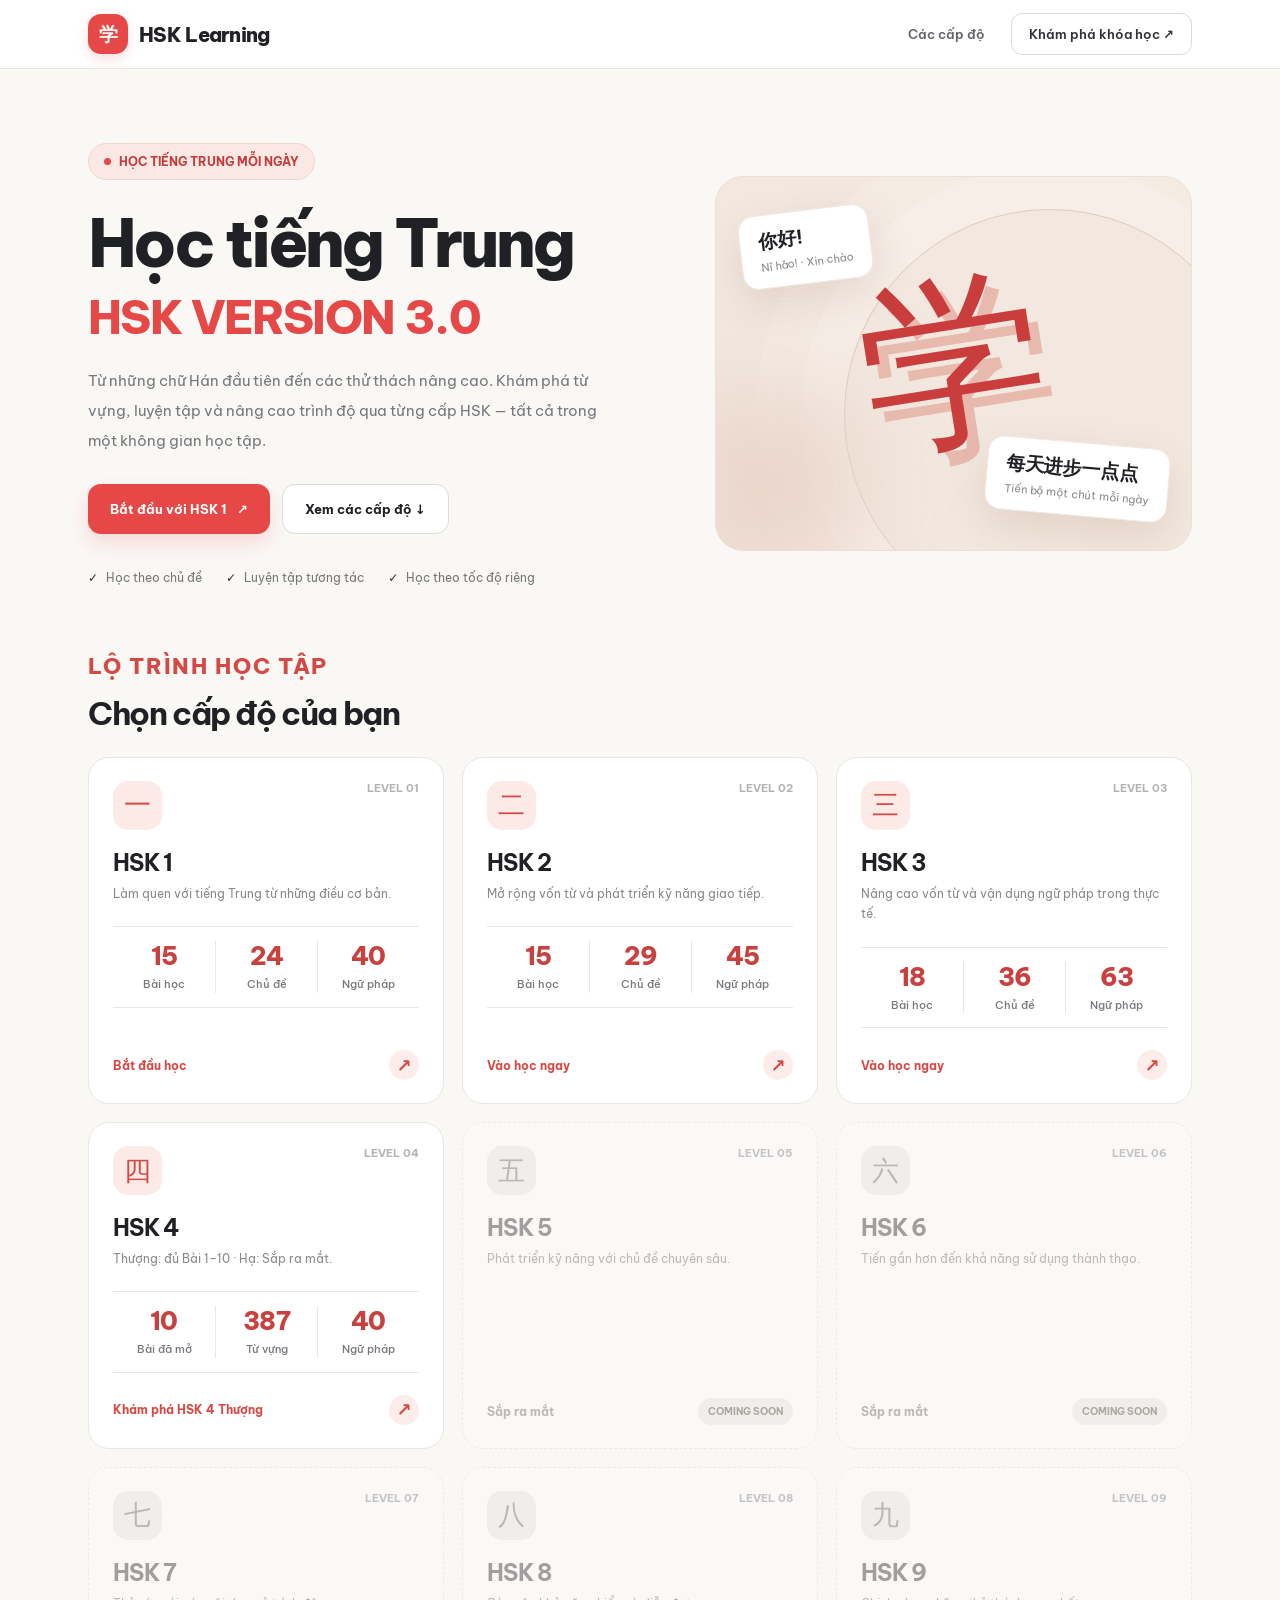
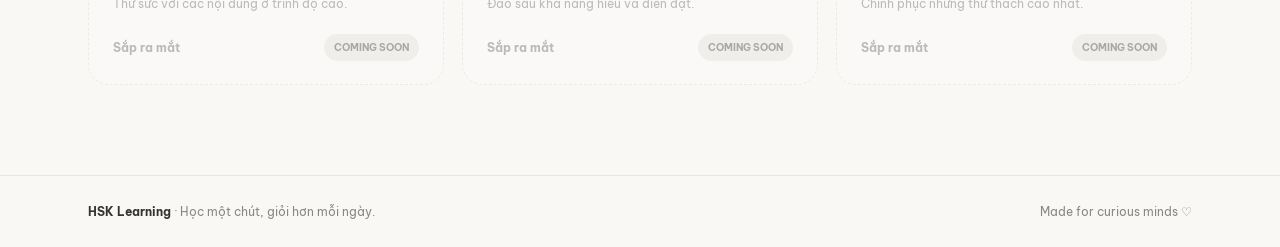
<file: index.html>
<!doctype html>
<html lang="vi">
<head>
<meta charset="utf-8"><meta name="robots" content="noindex"><meta name="viewport" content="width=device-width, initial-scale=1">
<meta name="theme-color" content="#faf8f5"><meta name="description" content="HSK Learning – hành trình học tiếng Trung từ HSK 1 đến HSK 9.">
<title>HSK Learning</title>
<!-- Codex commit workflow check. -->
<style>
@import url('https://fonts.googleapis.com/css2?family=Be+Vietnam+Pro:wght@400;500;600;700;800&display=swap');
:root{--bg:#faf8f5;--ink:#202125;--muted:#77777e;--red:#e54846;--line:#e9e6e2;--card:#fff;--shadow:0 18px 46px rgba(41,34,30,.055)}
*{box-sizing:border-box}html{scroll-behavior:smooth}body{margin:0;background:var(--bg);color:var(--ink);font-family:'Be Vietnam Pro',system-ui,-apple-system,'Segoe UI',sans-serif}a{color:inherit;text-decoration:none}button{font:inherit} .page{max-width:1160px;padding:0 28px;margin:auto}
header{background:rgba(250,248,245,.92);border-bottom:1px solid var(--line)}.nav{height:80px;display:flex;justify-content:space-between;align-items:center;gap:20px}.logo{display:flex;align-items:center;gap:11px;font-size:20px;font-weight:800;letter-spacing:-.7px}.mark{width:40px;height:40px;display:grid;place-items:center;background:var(--red);color:white;border-radius:13px;font-size:19px;box-shadow:0 5px 12px #e548462a}.nav-right{display:flex;align-items:center;gap:25px;font-weight:600;font-size:13px}.nav-right a:first-child{color:#64656a}.nav-cta{border:1px solid #dedad6;padding:11px 17px;border-radius:11px;background:#fff}
.hero{padding:74px 0 55px;display:grid;grid-template-columns:1.1fr .9fr;align-items:center;gap:45px}.eyebrow{display:inline-flex;align-items:center;gap:8px;background:#fae8e5;border:1px solid #f3d5d0;border-radius:100px;color:#c23c39;padding:10px 15px;font-weight:700;font-size:12px}.dot{width:7px;height:7px;background:#e54846;border-radius:50%}h1{font-size:clamp(40px,5.2vw,66px);line-height:1.17;margin:24px 0 19px;letter-spacing:-3px;font-weight:800}h1 span{color:var(--red)}.desc{color:#77777e;font-size:15px;line-height:2;max-width:520px;margin:0}.actions{display:flex;flex-wrap:wrap;gap:12px;margin-top:28px}.primary,.secondary{display:inline-flex;align-items:center;justify-content:center;gap:10px;padding:16px 22px;border-radius:13px;font-size:13px;font-weight:700;transition:.2s}.primary{background:var(--red);color:#fff;box-shadow:0 9px 20px #e548462b}.primary:hover{transform:translateY(-3px);background:#d93c39}.secondary{border:1px solid #dedbd8;background:white}.secondary:hover{background:#f2f0ed}.benefits{display:flex;gap:24px;flex-wrap:wrap;margin-top:36px;font-size:12px;color:#777}.benefits b{color:#2d2d30}.benefits span{display:flex;gap:8px;align-items:center}.tick{color:#dc4b47;font-weight:800}
.illustration{position:relative;height:375px;border-radius:28px;background:#f2e8df;overflow:hidden;display:grid;place-items:center;border:1px solid #eddfd5}.illustration:before{content:"";position:absolute;width:410px;height:410px;border:1px solid #dfcbbd;border-radius:50%;top:32px;right:-65px;box-shadow:0 0 0 43px #ffffff20,0 0 0 88px #ffffff22}.illustration:after{content:"";position:absolute;width:170px;height:170px;background:#ead4c9;filter:blur(48px);left:-30px;bottom:-20px}.hanzi{font-family:KaiTi,'STKaiti','Noto Serif CJK SC',serif;z-index:1;font-size:185px;line-height:1;color:#c93d3d;transform:rotate(-9deg);text-shadow:10px 15px 0 #e8b9ad}.floating{position:absolute;z-index:2;background:#fff;border:1px solid #f2e8e2;border-radius:16px;box-shadow:0 15px 40px #7f4a2a23;padding:13px 18px}.floata{left:24px;top:33px;transform:rotate(-7deg)}.floatb{right:22px;bottom:34px;transform:rotate(5deg)}.floating strong{display:block;font-size:19px}.floating small{font-size:11px;color:#888}
.section-head{display:flex;justify-content:space-between;align-items:end;gap:20px;margin:10px 0 24px}.section-eyebrow{font-size:22px;line-height:1.5;color:#d44945;font-weight:800;letter-spacing:1.7px}.section-head h2{font-size:32px;letter-spacing:-1.4px;margin:10px 0 0}.section-head p{font-size:13px;max-width:280px;color:#888;line-height:1.8;margin:0;text-align:right}.levels{display:grid;grid-template-columns:repeat(3,minmax(0,1fr));gap:18px;padding-bottom:90px}.level{position:relative;background:var(--card);border:1px solid var(--line);border-radius:21px;min-height:207px;padding:23px 24px;overflow:hidden;transition:transform .2s,box-shadow .2s,border-color .2s;display:flex;flex-direction:column}.level.available:hover{transform:translateY(-5px);box-shadow:var(--shadow);border-color:#e7b2ab}.level-top{display:flex;justify-content:space-between;align-items:flex-start}.level-icon{width:49px;height:49px;display:grid;place-items:center;background:#fceae6;border-radius:15px;font-size:27px;color:#d54945;font-family:KaiTi,serif}.number{font-size:11px;color:#b4b3b4;font-weight:700}.level h3{font-size:23px;margin:18px 0 7px;letter-spacing:-.7px}.level p{color:#89898e;font-size:12px;line-height:1.7;margin:0}.level-bottom{margin-top:auto;padding-top:20px;display:flex;justify-content:space-between;align-items:center;font-weight:700;font-size:12px}.go{color:#d94743}.arrow{display:inline-grid;place-items:center;background:#fcecea;width:30px;height:30px;border-radius:50%;color:#d94743;font-size:18px}.level.soon{background:#fbfaf9;border-style:dashed;opacity:.76}.level.soon .level-icon{background:#eeece9;color:#a8a3a1}.level.soon .level-bottom{color:#a9a6a3}.soon-tag{background:#eeece9;color:#938f8a;border-radius:20px;padding:7px 10px;font-size:10px}.level.soon h3{color:#868384}.level.soon p{color:#aaa7a4}
footer{border-top:1px solid var(--line);padding:28px 0;color:#888;font-size:12px}.foot{display:flex;justify-content:space-between;gap:15px;flex-wrap:wrap}.foot strong{color:#343434}
@media(max-width:850px){.hero{grid-template-columns:1fr;gap:32px;padding-top:47px}.illustration{height:310px}.levels{grid-template-columns:repeat(2,1fr)}.hero h1{max-width:700px}.illustration .hanzi{font-size:150px}}
@media(max-width:540px){.page{padding:0 18px}.nav{height:69px}.logo{font-size:17px}.nav-right a:first-child{display:none}.nav-cta{padding:10px;font-size:12px}.hero{padding-top:42px}.hero h1{letter-spacing:-1.8px;font-size:40px}.desc{font-size:13px}.illustration{height:255px}.hanzi{font-size:135px}.floating{padding:10px 13px}.floata{left:14px}.floatb{right:12px}.benefits{gap:10px 17px}.section-head{align-items:start;flex-direction:column}.section-head h2{font-size:27px}.section-head p{text-align:left}.levels{grid-template-columns:1fr;gap:13px;padding-bottom:60px}.level{min-height:175px}.level h3{margin-top:13px}.level-bottom{padding-top:12px}}
.hero h1 .version-line{display:block;font-size:clamp(30px,3.8vw,46px);letter-spacing:-1.6px;line-height:1.25;margin-top:8px}
.level.available{min-height:305px}.course-metrics{display:grid;grid-template-columns:repeat(3,minmax(0,1fr));margin:22px 0 2px;padding:14px 0;border-top:1px solid var(--line);border-bottom:1px solid var(--line);text-align:center}.course-metrics>div{display:flex;flex-direction:column;gap:5px;min-width:0}.course-metrics>div+div{border-left:1px solid var(--line)}.course-metrics dt{order:1;color:#77777e;font-size:11px;font-weight:500;line-height:1.5}.course-metrics dd{margin:0;color:#c9413e;font-size:25px;font-weight:800;line-height:1.2;letter-spacing:-.6px}
@media(max-width:540px){.section-eyebrow{font-size:20px;letter-spacing:1px}.hero h1 .version-line{font-size:clamp(25px,7.7vw,40px);letter-spacing:-1px}.level.available{min-height:290px}.course-metrics{margin-top:20px}}
@media(prefers-reduced-motion:reduce){*{scroll-behavior:auto!important;transition:none!important}}
</style>
</head>
<body>
<header id="hsk-site-header" class="hsk-site-header"><div class="hsk-nav-inner"><a class="hsk-logo" href="./index.html" aria-label="HSK Learning – Trang chủ"><span class="hsk-logo-mark" aria-hidden="true">学</span><span>HSK Learning</span></a><nav class="hsk-nav-actions" aria-label="Điều hướng chính"><a class="hsk-nav-link" href="#courses">Các cấp độ</a><a href="#courses">Khám phá khóa học ↗</a></nav></div></header>
<main class="page">
<section class="hero" aria-labelledby="hero-title"><div><div class="eyebrow"><span class="dot"></span> HỌC TIẾNG TRUNG MỖI NGÀY</div><h1 id="hero-title">Học tiếng Trung<br><span class="version-line">HSK VERSION 3.0</span></h1><p class="desc">Từ những chữ Hán đầu tiên đến các thử thách nâng cao. Khám phá từ vựng, luyện tập và nâng cao trình độ qua từng cấp HSK — tất cả trong một không gian học tập.</p><div class="actions"><a href="./HSK1/index.html" class="primary">Bắt đầu với HSK 1 <span aria-hidden="true">↗</span></a><a href="#courses" class="secondary">Xem các cấp độ ↓</a></div><div class="benefits"><span><b class="tick">✓</b> Học theo chủ đề</span><span><b class="tick">✓</b> Luyện tập tương tác</span><span><b class="tick">✓</b> Học theo tốc độ riêng</span></div></div><div class="illustration" role="img" aria-label="Minh họa chữ Học bằng tiếng Trung"><span class="hanzi">学</span><div class="floating floata"><strong>你好!</strong><small>Nǐ hǎo! · Xin chào</small></div><div class="floating floatb"><strong>每天进步一点点</strong><small>Tiến bộ một chút mỗi ngày</small></div></div></section>
<section id="courses" aria-labelledby="courses-title"><div class="section-head"><div><span class="section-eyebrow">LỘ TRÌNH HỌC TẬP</span><h2>Chọn cấp độ của bạn</h2></div></div><div class="levels">
<a class="level available" href="./HSK1/index.html"><div class="level-top"><span class="level-icon">一</span><span class="number">LEVEL 01</span></div><h3>HSK 1</h3><p>Làm quen với tiếng Trung từ những điều cơ bản.</p><dl class="course-metrics" aria-label="Nội dung HSK 1"><div><dt>Bài học</dt><dd>15</dd></div><div><dt>Chủ đề</dt><dd>24</dd></div><div><dt>Ngữ pháp</dt><dd>40</dd></div></dl><div class="level-bottom"><span class="go">Bắt đầu học</span><span class="arrow">↗</span></div></a>
<a class="level available" href="./HSK2/index.html"><div class="level-top"><span class="level-icon">二</span><span class="number">LEVEL 02</span></div><h3>HSK 2</h3><p>Mở rộng vốn từ và phát triển kỹ năng giao tiếp.</p><dl class="course-metrics" aria-label="Nội dung HSK 2"><div><dt>Bài học</dt><dd>15</dd></div><div><dt>Chủ đề</dt><dd>29</dd></div><div><dt>Ngữ pháp</dt><dd>45</dd></div></dl><div class="level-bottom"><span class="go">Vào học ngay</span><span class="arrow">↗</span></div></a>
<a class="level available" href="./HSK3/index.html"><div class="level-top"><span class="level-icon">三</span><span class="number">LEVEL 03</span></div><h3>HSK 3</h3><p>Nâng cao vốn từ và vận dụng ngữ pháp trong thực tế.</p><dl class="course-metrics" aria-label="Nội dung HSK 3"><div><dt>Bài học</dt><dd>18</dd></div><div><dt>Chủ đề</dt><dd>36</dd></div><div><dt>Ngữ pháp</dt><dd>63</dd></div></dl><div class="level-bottom"><span class="go">Vào học ngay</span><span class="arrow">↗</span></div></a>
<a class="level available" href="./HSK4/index.html"><div class="level-top"><span class="level-icon">四</span><span class="number">LEVEL 04</span></div><h3>HSK 4</h3><p>Thượng: đủ Bài 1–10 · Hạ: Sắp ra mắt.</p><dl class="course-metrics" aria-label="Nội dung HSK 4 đã mở"><div><dt>Bài đã mở</dt><dd>10</dd></div><div><dt>Từ vựng</dt><dd>387</dd></div><div><dt>Ngữ pháp</dt><dd>40</dd></div></dl><div class="level-bottom"><span class="go">Khám phá HSK 4 Thượng</span><span class="arrow">↗</span></div></a>
<div class="level soon"><div class="level-top"><span class="level-icon">五</span><span class="number">LEVEL 05</span></div><h3>HSK 5</h3><p>Phát triển kỹ năng với chủ đề chuyên sâu.</p><div class="level-bottom"><span>Sắp ra mắt</span><span class="soon-tag">COMING SOON</span></div></div>
<div class="level soon"><div class="level-top"><span class="level-icon">六</span><span class="number">LEVEL 06</span></div><h3>HSK 6</h3><p>Tiến gần hơn đến khả năng sử dụng thành thạo.</p><div class="level-bottom"><span>Sắp ra mắt</span><span class="soon-tag">COMING SOON</span></div></div>
<div class="level soon"><div class="level-top"><span class="level-icon">七</span><span class="number">LEVEL 07</span></div><h3>HSK 7</h3><p>Thử sức với các nội dung ở trình độ cao.</p><div class="level-bottom"><span>Sắp ra mắt</span><span class="soon-tag">COMING SOON</span></div></div>
<div class="level soon"><div class="level-top"><span class="level-icon">八</span><span class="number">LEVEL 08</span></div><h3>HSK 8</h3><p>Đào sâu khả năng hiểu và diễn đạt.</p><div class="level-bottom"><span>Sắp ra mắt</span><span class="soon-tag">COMING SOON</span></div></div>
<div class="level soon"><div class="level-top"><span class="level-icon">九</span><span class="number">LEVEL 09</span></div><h3>HSK 9</h3><p>Chinh phục những thử thách cao nhất.</p><div class="level-bottom"><span>Sắp ra mắt</span><span class="soon-tag">COMING SOON</span></div></div>
</div></section></main><footer><div class="page foot"><span><strong>HSK Learning</strong> · Học một chút, giỏi hơn mỗi ngày.</span><span>Made for curious minds ♡</span></div></footer>
<link rel="stylesheet" href="./shared/css/hsk-header.css"></body></html>
</file>
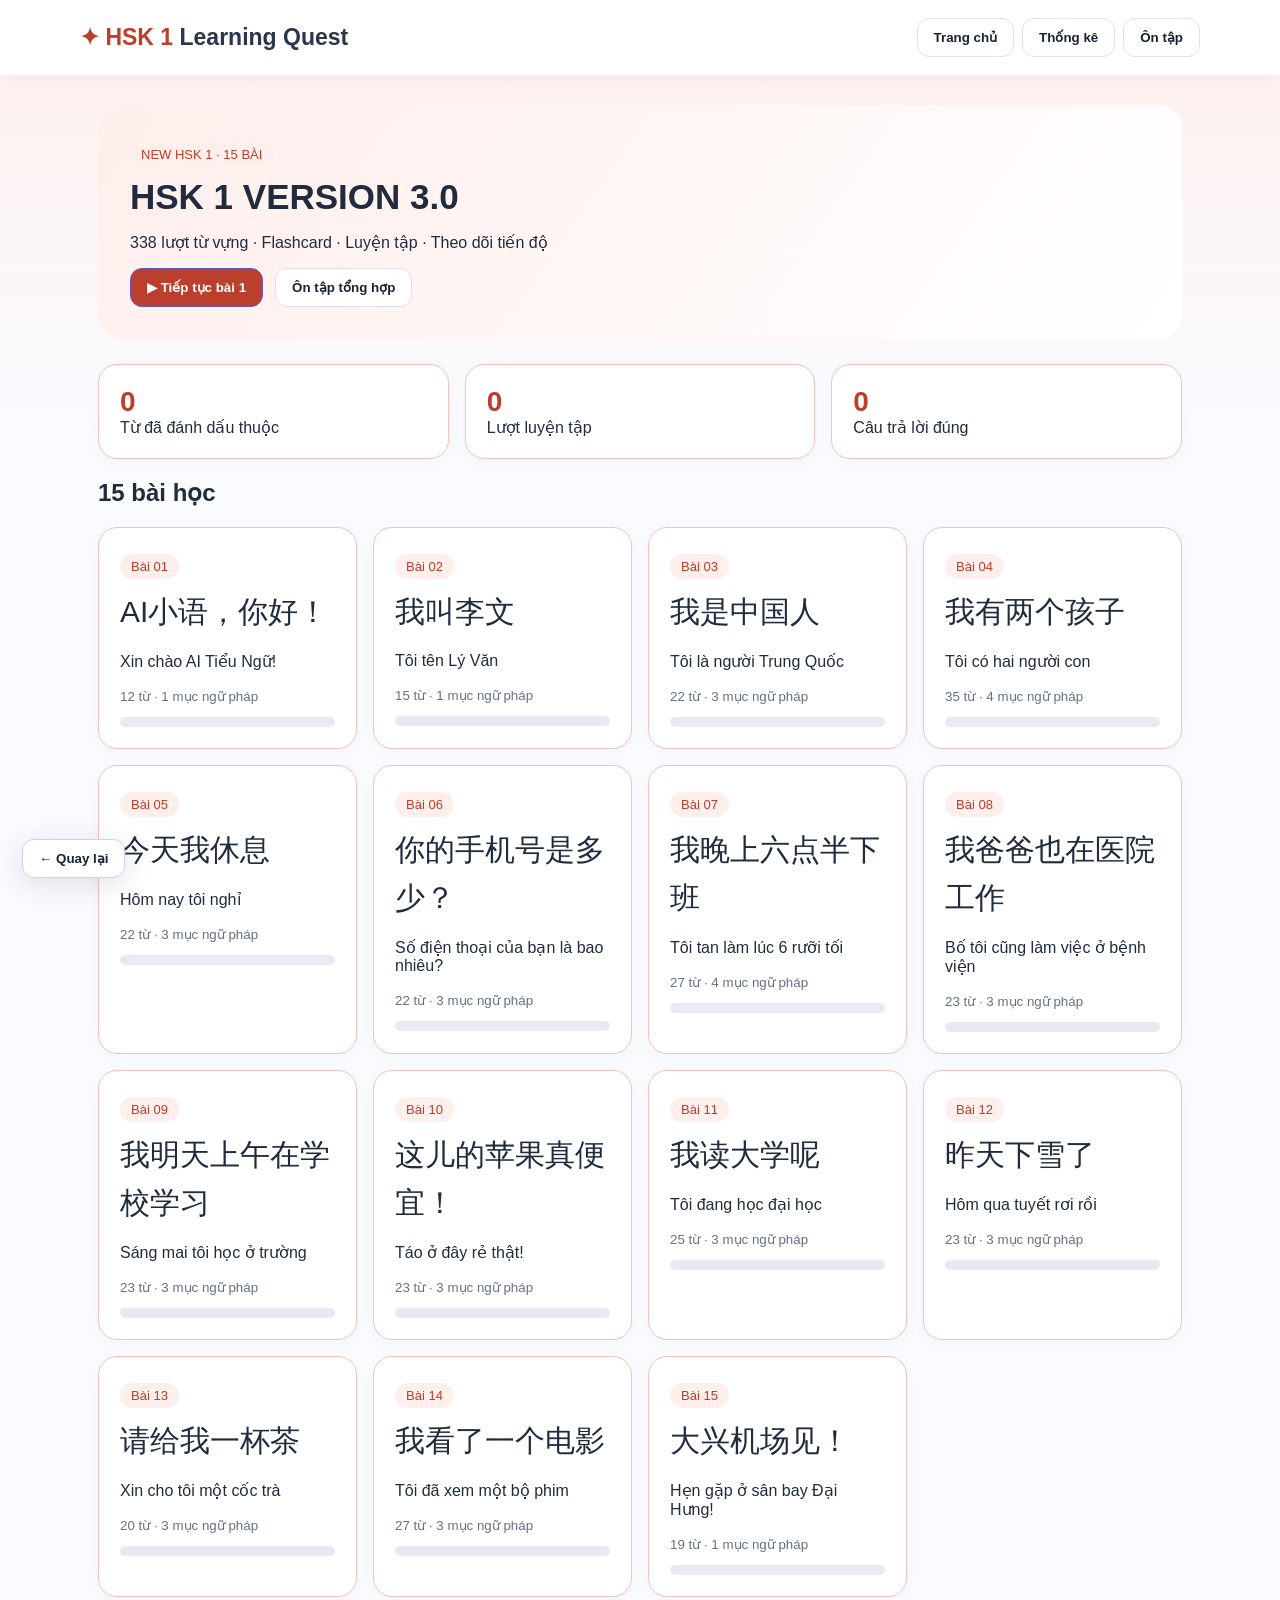
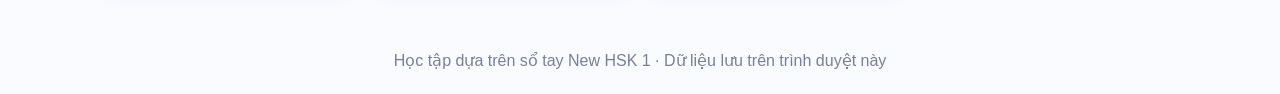
<file: index.html.html>
<!doctype html><html lang="vi"><head><meta charset="utf-8"><meta name="viewport" content="width=device-width,initial-scale=1"><title>HSK 1 Learning Quest</title><style>:root{font-family:Inter,'Segoe UI',Arial,sans-serif;color:#202b3e;background:#f5f7fc}*{box-sizing:border-box}body{margin:0}header{display:flex;align-items:center;justify-content:space-between;padding:18px max(20px,calc((100vw - 1120px)/2));background:white;box-shadow:0 2px 14px #1d30530b;gap:12px;flex-wrap:wrap}.brand{font-size:23px;font-weight:800;color:#5346bb;cursor:pointer}.brand span{color:#29364c}nav{display:flex;gap:8px}button{cursor:pointer;border:1px solid #dce1ee;border-radius:12px;padding:11px 16px;background:#fff;color:#1b273b;font-weight:650}button:hover{border-color:#7368d7;background:#f5f3ff}button.primary{background:#6256c9;color:#fff;border-color:#6256c9}button.primary:hover{background:#4b40ae}button:disabled{opacity:.45;cursor:not-allowed}main{max-width:1120px;margin:30px auto;padding:0 18px;min-height:75vh}footer{text-align:center;padding:24px;color:#768098}.hero{background:linear-gradient(120deg,#ebe8ff,#e8f7ff);padding:32px;border-radius:24px;margin-bottom:25px}.hero h1{font-size:35px;margin:5px 0}.muted{color:#647087}.grid{display:grid;grid-template-columns:repeat(auto-fit,minmax(245px,1fr));gap:16px}.card,.panel{background:white;border:1px solid #e6e9f3;border-radius:19px;padding:21px;box-shadow:0 3px 15px #293d5708}.card{cursor:pointer}.card:hover{border-color:#a69bf2;transform:translateY(-2px)}h2{font-size:24px}h3{margin:4px 0 10px}.hanzi{font-family:'Noto Sans SC','Microsoft YaHei',sans-serif;font-weight:400;font-size:30px;line-height:1.6}.big{font-size:55px}.pill{display:inline-block;border-radius:99px;background:#efedff;color:#5144b4;padding:5px 11px;font-size:13px;margin:5px 5px 5px 0}.toolbar{display:flex;gap:10px;flex-wrap:wrap;margin:18px 0}.toolbar input,.toolbar select,textarea{padding:12px;border:1px solid #d6dbe7;border-radius:12px;background:white;color:#1c293c;font-size:16px}input[type=search]{min-width:230px;flex:1}textarea{width:100%;min-height:120px}.tablewrap{overflow:auto}table{width:100%;border-collapse:collapse;background:white}td,th{padding:13px;text-align:left;border-bottom:1px solid #e8ebf2;vertical-align:top}th{font-size:13px;color:#66728a}td .hanzi{font-size:25px;white-space:nowrap}.tabs{display:flex;flex-wrap:wrap;gap:8px;margin:18px 0}.active{background:#e9e5ff!important;border-color:#7266d4!important;color:#4639aa!important}.flash{min-height:280px;text-align:center;display:flex;align-items:center;justify-content:center;flex-direction:column;cursor:pointer;background:linear-gradient(135deg,#fff,#f2f0ff)}.option{display:block;width:100%;text-align:left;margin:9px 0;padding:15px;color:#1c273a;background:#fff;font-size:17px}.option.correct{border-color:#32a67c;background:#e8faf2}.option.wrong{border-color:#dc6d75;background:#fff0f0}.progress{height:10px;border-radius:10px;background:#e8e9f2;overflow:hidden}.progress>div{height:100%;background:#7566d7}.result{margin:15px 0;padding:15px;border-radius:12px;background:#f0f7ff}.stat{font-size:28px;font-weight:800;color:#5c50bf}.grammar{margin-bottom:14px}.grammar p{white-space:pre-line;line-height:1.7}.answer{font-size:17px;color:#172238}.row{display:flex;gap:12px;align-items:center;flex-wrap:wrap}.spacer{flex:1}@media(max-width:600px){.hero h1{font-size:27px}.big{font-size:43px}.hanzi{font-size:26px}header{padding:15px}nav button{padding:9px}}

@media(max-width:650px){.hanzi.big{font-size:48px!important}.tablewrap{overflow-x:auto}.panel{padding:16px}.grid{grid-template-columns:1fr}.toolbar{flex-wrap:wrap}}
button,input,textarea,select{color:#172234}button{cursor:pointer}button:focus-visible{outline:3px solid #147dba;outline-offset:2px}
</style><script>window.addEventListener('error',function(e){console.error('HSK Quest:',e.message);});</script></head><body><header><div class="brand" onclick="home()">✦ HSK 1 <span>Learning Quest</span></div><nav><button onclick="home()">Trang chủ</button><button onclick="showStats()">Thống kê</button><button onclick="showReview()">Ôn tập</button></nav></header><main id="app"></main><footer>Học tập dựa trên sổ tay New HSK 1 · Dữ liệu lưu trên trình duyệt này</footer><script>
window.HSK_LESSONS = [{"id": 1, "title": "AI小语，你好！", "subtitle": "Xin chào AI Tiểu Ngữ!", "words": [{"id": "01-01", "hanzi": "不客气", "pinyin": "bù kèqi", "meaning": "không có chi", "example": "不客气！", "translation": "Không có gì!"}, {"id": "01-02", "hanzi": "大家", "pinyin": "dàjiā", "meaning": "mọi người", "example": "大家好！", "translation": "Xin chào mọi người!"}, {"id": "01-03", "hanzi": "好", "pinyin": "hǎo", "meaning": "tốt", "example": "我很好。", "translation": "Tôi rất khỏe."}, {"id": "01-04", "hanzi": "老师", "pinyin": "lǎoshī", "meaning": "giáo viên", "example": "她是老师。", "translation": "Cô ấy là giáo viên."}, {"id": "01-05", "hanzi": "们", "pinyin": "men", "meaning": "hậu tố số nhiều", "example": "我们都是学生。", "translation": "Chúng tôi đều là học sinh."}, {"id": "01-06", "hanzi": "您", "pinyin": "nín", "meaning": "ngài, quý vị", "example": "您好，老师！", "translation": "Em chào thầy/cô ạ!"}, {"id": "01-07", "hanzi": "你好", "pinyin": "nǐ hǎo", "meaning": "xin chào", "example": "你好！", "translation": "Xin chào!"}, {"id": "01-08", "hanzi": "你们", "pinyin": "nǐmen", "meaning": "các bạn", "example": "你们好！", "translation": "Xin chào các bạn!"}, {"id": "01-09", "hanzi": "同学", "pinyin": "tóngxué", "meaning": "bạn học", "example": "他是我的同学。", "translation": "Anh ấy là bạn cùng lớp của tôi."}, {"id": "01-10", "hanzi": "谢谢", "pinyin": "xièxie", "meaning": "cảm ơn", "example": "谢谢你！", "translation": "Cảm ơn bạn!"}, {"id": "01-11", "hanzi": "学生", "pinyin": "xuésheng", "meaning": "học sinh", "example": "我是学生。", "translation": "Tôi là học sinh."}, {"id": "01-12", "hanzi": "再见", "pinyin": "zàijiàn", "meaning": "tạm biệt", "example": "明天见，再见！", "translation": "Mai gặp lại, tạm biệt!"}], "grammar": [{"name": "Theo mục lục nguồn", "details": ["Công thức: Không liệt kê mục ngữ pháp riêng."]}], "extended": [{"name": "Cách chào hỏi", "details": ["你好！ / 您好！", "→ Xin chào! / Xin chào (lịch sự)!"]}]}, {"id": 2, "title": "我叫李文", "subtitle": "Tôi tên Lý Văn", "words": [{"id": "02-01", "hanzi": "不", "pinyin": "bù", "meaning": "không", "example": "我不喝茶。", "translation": "Tôi không uống trà."}, {"id": "02-02", "hanzi": "对不起", "pinyin": "duìbuqǐ", "meaning": "xin lỗi", "example": "对不起，我来晚了。", "translation": "Xin lỗi, tôi đến muộn."}, {"id": "02-03", "hanzi": "高兴", "pinyin": "gāoxìng", "meaning": "vui vẻ", "example": "认识你很高兴。", "translation": "Rất vui được biết bạn."}, {"id": "02-04", "hanzi": "很", "pinyin": "hěn", "meaning": "rất", "example": "今天很冷。", "translation": "Hôm nay rất lạnh."}, {"id": "02-05", "hanzi": "叫", "pinyin": "jiào", "meaning": "gọi, tên là", "example": "我叫李文。", "translation": "Tôi tên Lý Văn."}, {"id": "02-06", "hanzi": "没关系", "pinyin": "méi guānxi", "meaning": "không sao", "example": "没关系。", "translation": "Không sao."}, {"id": "02-07", "hanzi": "没事", "pinyin": "méi shì", "meaning": "không sao", "example": "没事，你别担心。", "translation": "Không sao, bạn đừng lo."}, {"id": "02-08", "hanzi": "名字", "pinyin": "míngzi", "meaning": "tên", "example": "你叫什么名字？", "translation": "Bạn tên gì?"}, {"id": "02-09", "hanzi": "你", "pinyin": "nǐ", "meaning": "bạn", "example": "你是学生吗？", "translation": "Bạn là học sinh à?"}, {"id": "02-10", "hanzi": "请问", "pinyin": "qǐngwèn", "meaning": "xin hỏi", "example": "请问，你叫什么名字？", "translation": "Xin hỏi, bạn tên gì?"}, {"id": "02-11", "hanzi": "认识", "pinyin": "rènshi", "meaning": "quen biết", "example": "我认识他。", "translation": "Tôi quen anh ấy."}, {"id": "02-12", "hanzi": "什么", "pinyin": "shénme", "meaning": "cái gì", "example": "你想吃什么？", "translation": "Bạn muốn ăn gì?"}, {"id": "02-13", "hanzi": "是", "pinyin": "shì", "meaning": "là", "example": "我是中国人。", "translation": "Tôi là người Trung Quốc."}, {"id": "02-14", "hanzi": "我", "pinyin": "wǒ", "meaning": "tôi", "example": "我学汉语。", "translation": "Tôi học tiếng Trung."}, {"id": "02-15", "hanzi": "也", "pinyin": "yě", "meaning": "cũng", "example": "我也喜欢苹果。", "translation": "Tôi cũng thích táo."}], "grammar": [{"name": "Trật tự từ cơ bản", "details": ["Công thức: Chủ ngữ + động từ + tân ngữ.", "Ví dụ: 我学汉语。 (Wǒ xué Hànyǔ.)", "Nghĩa: Tôi học tiếng Trung."]}], "extended": [{"name": "Giới thiệu tên", "details": ["我叫李文。", "→ Tôi tên Lý Văn."]}]}, {"id": 3, "title": "我是中国人", "subtitle": "Tôi là người Trung Quốc", "words": [{"id": "03-01", "hanzi": "的", "pinyin": "de", "meaning": "của", "example": "这是我的书。", "translation": "Đây là sách của tôi."}, {"id": "03-02", "hanzi": "对", "pinyin": "duì", "meaning": "đúng", "example": "你说得对。", "translation": "Bạn nói đúng."}, {"id": "03-03", "hanzi": "法国", "pinyin": "Fǎguó", "meaning": "Pháp", "example": "她是法国人。", "translation": "Cô ấy là người Pháp."}, {"id": "03-04", "hanzi": "国", "pinyin": "guó", "meaning": "quốc gia", "example": "中国是一个大国。", "translation": "Trung Quốc là một nước lớn."}, {"id": "03-05", "hanzi": "工作", "pinyin": "gōngzuò", "meaning": "làm việc", "example": "我爸爸在医院工作。", "translation": "Bố tôi làm việc ở bệnh viện."}, {"id": "03-06", "hanzi": "还", "pinyin": "hái", "meaning": "vẫn, còn", "example": "我还想喝水。", "translation": "Tôi còn muốn uống nước."}, {"id": "03-07", "hanzi": "姐姐", "pinyin": "jiějie", "meaning": "chị gái", "example": "我姐姐是医生。", "translation": "Chị gái tôi là bác sĩ."}, {"id": "03-08", "hanzi": "吗", "pinyin": "ma", "meaning": "trợ từ nghi vấn", "example": "你是老师吗？", "translation": "Bạn là giáo viên phải không?"}, {"id": "03-09", "hanzi": "忙", "pinyin": "máng", "meaning": "bận", "example": "我今天很忙。", "translation": "Hôm nay tôi rất bận."}, {"id": "03-10", "hanzi": "哪", "pinyin": "nǎ", "meaning": "nào", "example": "你是哪国人？", "translation": "Bạn là người nước nào?"}, {"id": "03-11", "hanzi": "女朋友", "pinyin": "nǚpéngyou", "meaning": "bạn gái", "example": "她是我的女朋友。", "translation": "Cô ấy là bạn gái tôi."}, {"id": "03-12", "hanzi": "人", "pinyin": "rén", "meaning": "người", "example": "这里有很多人。", "translation": "Ở đây có nhiều người."}, {"id": "03-13", "hanzi": "谁", "pinyin": "shéi", "meaning": "ai", "example": "他是谁？", "translation": "Anh ấy là ai?"}, {"id": "03-14", "hanzi": "太", "pinyin": "tài", "meaning": "quá", "example": "太好了！", "translation": "Tốt quá!"}, {"id": "03-15", "hanzi": "泰国", "pinyin": "Tàiguó", "meaning": "Thái Lan", "example": "我想去泰国。", "translation": "Tôi muốn đến Thái Lan."}, {"id": "03-16", "hanzi": "她", "pinyin": "tā", "meaning": "cô ấy", "example": "她是我的朋友。", "translation": "Cô ấy là bạn tôi."}, {"id": "03-17", "hanzi": "喂", "pinyin": "wèi", "meaning": "a lô", "example": "喂，你好！", "translation": "A lô, xin chào!"}, {"id": "03-18", "hanzi": "我们", "pinyin": "wǒmen", "meaning": "chúng tôi, chúng ta", "example": "我们一起学习。", "translation": "Chúng ta cùng học."}, {"id": "03-19", "hanzi": "想", "pinyin": "xiǎng", "meaning": "muốn", "example": "我想喝茶。", "translation": "Tôi muốn uống trà."}, {"id": "03-20", "hanzi": "这", "pinyin": "zhè", "meaning": "này", "example": "这是什么？", "translation": "Đây là gì?"}, {"id": "03-21", "hanzi": "中国", "pinyin": "Zhōngguó", "meaning": "Trung Quốc", "example": "我住在中国。", "translation": "Tôi sống ở Trung Quốc."}, {"id": "03-22", "hanzi": "中文", "pinyin": "Zhōngwén", "meaning": "tiếng Trung", "example": "我会说中文。", "translation": "Tôi biết nói tiếng Trung."}], "grammar": [{"name": "Câu chữ 是", "details": ["Công thức: A + 是 + B (danh từ / cụm danh từ).", "Ví dụ: 我是学生。 (Wǒ shì xuésheng.)", "Nghĩa: Tôi là học sinh."]}, {"name": "Trợ từ kết cấu 的", "details": ["Công thức: Định ngữ + 的 + danh từ.", "Ví dụ: 这是我的书。 (Zhè shì wǒ de shū.)", "Nghĩa: Đây là sách của tôi."]}, {"name": "Câu hỏi với 吗", "details": ["Công thức: Câu trần thuật + 吗？", "Ví dụ: 你是老师吗？ (Nǐ shì lǎoshī ma?)", "Nghĩa: Bạn là giáo viên phải không?"]}], "extended": [{"name": "Phủ định với 不", "details": ["我不是老师。", "→ Tôi không phải giáo viên."]}]}, {"id": 4, "title": "我有两个孩子", "subtitle": "Tôi có hai người con", "words": [{"id": "04-01", "hanzi": "爸爸", "pinyin": "bàba", "meaning": "bố", "example": "我爸爸会开车。", "translation": "Bố tôi biết lái xe."}, {"id": "04-02", "hanzi": "八", "pinyin": "bā", "meaning": "tám", "example": "我八点起床。", "translation": "Tôi dậy lúc tám giờ."}, {"id": "04-03", "hanzi": "百", "pinyin": "bǎi", "meaning": "trăm", "example": "这本书一百块。", "translation": "Quyển sách này giá một trăm tệ."}, {"id": "04-04", "hanzi": "多", "pinyin": "duō", "meaning": "nhiều", "example": "这里人很多。", "translation": "Ở đây rất đông người."}, {"id": "04-05", "hanzi": "多少", "pinyin": "duōshao", "meaning": "bao nhiêu", "example": "这个多少钱？", "translation": "Cái này bao nhiêu tiền?"}, {"id": "04-06", "hanzi": "大", "pinyin": "dà", "meaning": "lớn", "example": "这个房间很大。", "translation": "Phòng này rất rộng."}, {"id": "04-07", "hanzi": "个", "pinyin": "gè", "meaning": "lượng từ phổ biến", "example": "我有两个孩子。", "translation": "Tôi có hai người con."}, {"id": "04-08", "hanzi": "哥哥", "pinyin": "gēge", "meaning": "anh trai", "example": "我哥哥是大学生。", "translation": "Anh trai tôi là sinh viên."}, {"id": "04-09", "hanzi": "孩子", "pinyin": "háizi", "meaning": "con cái, trẻ em", "example": "那个孩子在睡觉。", "translation": "Đứa trẻ kia đang ngủ."}, {"id": "04-10", "hanzi": "和", "pinyin": "hé", "meaning": "và", "example": "我和妈妈去商店。", "translation": "Tôi cùng mẹ đến cửa hàng."}, {"id": "04-11", "hanzi": "家", "pinyin": "jiā", "meaning": "nhà", "example": "我今天在家。", "translation": "Hôm nay tôi ở nhà."}, {"id": "04-12", "hanzi": "九", "pinyin": "jiǔ", "meaning": "chín", "example": "现在九点。", "translation": "Bây giờ là chín giờ."}, {"id": "04-13", "hanzi": "今年", "pinyin": "jīnnián", "meaning": "năm nay", "example": "我今年二十岁。", "translation": "Năm nay tôi hai mươi tuổi."}, {"id": "04-14", "hanzi": "几", "pinyin": "jǐ", "meaning": "mấy", "example": "你有几个朋友？", "translation": "Bạn có mấy người bạn?"}, {"id": "04-15", "hanzi": "口", "pinyin": "kǒu", "meaning": "lượng từ người trong nhà", "example": "我家有四口人。", "translation": "Gia đình tôi có bốn người."}, {"id": "04-16", "hanzi": "六", "pinyin": "liù", "meaning": "sáu", "example": "我六点下班。", "translation": "Tôi tan làm lúc sáu giờ."}, {"id": "04-17", "hanzi": "两", "pinyin": "liǎng", "meaning": "hai (khi đếm)", "example": "我有两本书。", "translation": "Tôi có hai quyển sách."}, {"id": "04-18", "hanzi": "零", "pinyin": "líng", "meaning": "không", "example": "我的号码有两个零。", "translation": "Số của tôi có hai số không."}, {"id": "04-19", "hanzi": "妹妹", "pinyin": "mèimei", "meaning": "em gái", "example": "我妹妹喜欢唱歌。", "translation": "Em gái tôi thích hát."}, {"id": "04-20", "hanzi": "没有", "pinyin": "méiyǒu", "meaning": "không có", "example": "我没有车。", "translation": "Tôi không có xe."}, {"id": "04-21", "hanzi": "妈妈", "pinyin": "māma", "meaning": "mẹ", "example": "妈妈正在做饭。", "translation": "Mẹ đang nấu ăn."}, {"id": "04-22", "hanzi": "呢", "pinyin": "ne", "meaning": "trợ từ hỏi tiếp", "example": "我很好，你呢？", "translation": "Tôi khỏe, còn bạn?"}, {"id": "04-23", "hanzi": "女儿", "pinyin": "nǚ'ér", "meaning": "con gái", "example": "她有一个女儿。", "translation": "Cô ấy có một con gái."}, {"id": "04-24", "hanzi": "千", "pinyin": "qiān", "meaning": "nghìn", "example": "这里有一千个人。", "translation": "Ở đây có một nghìn người."}, {"id": "04-25", "hanzi": "七", "pinyin": "qī", "meaning": "bảy", "example": "我七点上班。", "translation": "Tôi đi làm lúc bảy giờ."}, {"id": "04-26", "hanzi": "十", "pinyin": "shí", "meaning": "mười", "example": "我有十本书。", "translation": "Tôi có mười quyển sách."}, {"id": "04-27", "hanzi": "岁", "pinyin": "suì", "meaning": "tuổi", "example": "他今年十岁。", "translation": "Năm nay em ấy mười tuổi."}, {"id": "04-28", "hanzi": "四", "pinyin": "sì", "meaning": "bốn", "example": "我们家有四个人。", "translation": "Nhà chúng tôi có bốn người."}, {"id": "04-29", "hanzi": "三", "pinyin": "sān", "meaning": "ba", "example": "我买三个苹果。", "translation": "Tôi mua ba quả táo."}, {"id": "04-30", "hanzi": "他", "pinyin": "tā", "meaning": "anh ấy", "example": "他是我弟弟。", "translation": "Em ấy là em trai tôi."}, {"id": "04-31", "hanzi": "五", "pinyin": "wǔ", "meaning": "năm", "example": "今天星期五。", "translation": "Hôm nay là thứ Sáu."}, {"id": "04-32", "hanzi": "一", "pinyin": "yī", "meaning": "một", "example": "我有一个杯子。", "translation": "Tôi có một chiếc cốc."}, {"id": "04-33", "hanzi": "有", "pinyin": "yǒu", "meaning": "có", "example": "这里有一家商店。", "translation": "Ở đây có một cửa hàng."}, {"id": "04-34", "hanzi": "二", "pinyin": "èr", "meaning": "hai", "example": "二月有二十八天。", "translation": "Tháng Hai có hai mươi tám ngày."}, {"id": "04-35", "hanzi": "儿子", "pinyin": "érzi", "meaning": "con trai", "example": "我儿子在上学。", "translation": "Con trai tôi đang đi học."}], "grammar": [{"name": "Động từ 有 (1)", "details": ["Công thức: Chủ ngữ + 有 + tân ngữ.", "Ví dụ: 我有一本书。", "Nghĩa: Tôi có một quyển sách."]}, {"name": "Cách diễn đạt con số", "details": ["Công thức: Số từ + lượng từ + danh từ (khi đếm sự vật).", "Ví dụ: 我有两个孩子。", "Nghĩa: Tôi có hai người con."]}, {"name": "Trợ từ nghi vấn 呢 (1)", "details": ["Công thức: Danh từ / đại từ + 呢？ (hỏi tiếp về đối tượng).", "Ví dụ: 我很好，你呢？", "Nghĩa: Tôi khỏe, còn bạn?"]}, {"name": "Danh lượng từ", "details": ["Công thức: Số từ + lượng từ + danh từ.", "Ví dụ: 三个人。", "Nghĩa: Ba người."]}], "extended": [{"name": "Hỏi số lượng với 几 / 多少", "details": ["你家有几口人？", "→ Nhà bạn có mấy người?"]}]}, {"id": 5, "title": "今天我休息", "subtitle": "Hôm nay tôi nghỉ", "words": [{"id": "05-01", "hanzi": "菜", "pinyin": "cài", "meaning": "món ăn, rau", "example": "这个菜很好吃。", "translation": "Món này rất ngon."}, {"id": "05-02", "hanzi": "电脑", "pinyin": "diànnǎo", "meaning": "máy tính", "example": "这是我的电脑。", "translation": "Đây là máy tính của tôi."}, {"id": "05-03", "hanzi": "会", "pinyin": "huì", "meaning": "biết, có thể", "example": "我会说汉语。", "translation": "Tôi biết nói tiếng Trung."}, {"id": "05-04", "hanzi": "号", "pinyin": "hào", "meaning": "ngày, số", "example": "今天几号？", "translation": "Hôm nay ngày mấy?"}, {"id": "05-05", "hanzi": "好看", "pinyin": "hǎokàn", "meaning": "đẹp, hay", "example": "这件衣服很好看。", "translation": "Bộ quần áo này rất đẹp."}, {"id": "05-06", "hanzi": "饺子", "pinyin": "jiǎozi", "meaning": "sủi cảo", "example": "我喜欢吃饺子。", "translation": "Tôi thích ăn sủi cảo."}, {"id": "05-07", "hanzi": "今天", "pinyin": "jīntiān", "meaning": "hôm nay", "example": "今天我休息。", "translation": "Hôm nay tôi nghỉ."}, {"id": "05-08", "hanzi": "面条儿", "pinyin": "miàntiáor", "meaning": "mì sợi", "example": "我想吃面条儿。", "translation": "Tôi muốn ăn mì."}, {"id": "05-09", "hanzi": "日", "pinyin": "rì", "meaning": "ngày, mặt trời", "example": "十月一日是星期四。", "translation": "Ngày 1 tháng 10 là thứ Năm."}, {"id": "05-10", "hanzi": "它", "pinyin": "tā", "meaning": "nó", "example": "它是一只猫。", "translation": "Nó là một con mèo."}, {"id": "05-11", "hanzi": "下班", "pinyin": "xiàbān", "meaning": "tan làm", "example": "我六点下班。", "translation": "Tôi tan làm lúc sáu giờ."}, {"id": "05-12", "hanzi": "休息", "pinyin": "xiūxi", "meaning": "nghỉ ngơi", "example": "我今天休息。", "translation": "Hôm nay tôi nghỉ."}, {"id": "05-13", "hanzi": "新", "pinyin": "xīn", "meaning": "mới", "example": "我买了一件新衣服。", "translation": "Tôi mua một bộ quần áo mới."}, {"id": "05-14", "hanzi": "星期", "pinyin": "xīngqī", "meaning": "tuần, thứ", "example": "这个星期我很忙。", "translation": "Tuần này tôi rất bận."}, {"id": "05-15", "hanzi": "星期日", "pinyin": "xīngqīrì", "meaning": "chủ nhật", "example": "星期日我不上班。", "translation": "Chủ nhật tôi không đi làm."}, {"id": "05-16", "hanzi": "星期天", "pinyin": "xīngqītiān", "meaning": "chủ nhật", "example": "星期天我在家休息。", "translation": "Chủ nhật tôi nghỉ ở nhà."}, {"id": "05-17", "hanzi": "喜欢", "pinyin": "xǐhuan", "meaning": "thích", "example": "我喜欢学习汉语。", "translation": "Tôi thích học tiếng Trung."}, {"id": "05-18", "hanzi": "月", "pinyin": "yuè", "meaning": "tháng", "example": "一年有十二个月。", "translation": "Một năm có mười hai tháng."}, {"id": "05-19", "hanzi": "一些", "pinyin": "yìxiē", "meaning": "một ít", "example": "我想买一些水果。", "translation": "Tôi muốn mua một ít trái cây."}, {"id": "05-20", "hanzi": "真", "pinyin": "zhēn", "meaning": "thật", "example": "这儿的苹果真便宜！", "translation": "Táo ở đây rẻ thật!"}, {"id": "05-21", "hanzi": "做", "pinyin": "zuò", "meaning": "làm", "example": "你在做什么？", "translation": "Bạn đang làm gì?"}, {"id": "05-22", "hanzi": "做饭", "pinyin": "zuòfàn", "meaning": "nấu ăn", "example": "妈妈在做饭。", "translation": "Mẹ đang nấu ăn."}], "grammar": [{"name": "Diễn đạt thời gian (1)", "details": ["Công thức: Chủ ngữ + thời gian + động từ; hoặc Thời gian + chủ ngữ + động từ.", "Ví dụ: 我今天休息。", "Nghĩa: Hôm nay tôi nghỉ."]}, {"name": "Câu vị ngữ danh từ", "details": ["Công thức: Chủ ngữ + cụm danh từ chỉ thời gian / tuổi / số lượng (không nhất thiết có 是).", "Ví dụ: 今天星期三。", "Nghĩa: Hôm nay là thứ Tư."]}, {"name": "Động từ năng nguyện 会", "details": ["Công thức: Chủ ngữ + 会 + động từ.", "Ví dụ: 我会说汉语。", "Nghĩa: Tôi biết nói tiếng Trung."]}], "extended": [{"name": "Hỏi ngày tháng", "details": ["今天几月几号？", "→ Hôm nay ngày mấy tháng mấy?"]}]}, {"id": 6, "title": "你的手机号是多少？", "subtitle": "Số điện thoại của bạn là bao nhiêu?", "words": [{"id": "06-01", "hanzi": "包子", "pinyin": "bāozi", "meaning": "bánh bao", "example": "早饭我吃包子。", "translation": "Bữa sáng tôi ăn bánh bao."}, {"id": "06-02", "hanzi": "超市", "pinyin": "chāoshì", "meaning": "siêu thị", "example": "我去超市买东西。", "translation": "Tôi đi siêu thị mua đồ."}, {"id": "06-03", "hanzi": "吃", "pinyin": "chī", "meaning": "ăn", "example": "我喜欢吃苹果。", "translation": "Tôi thích ăn táo."}, {"id": "06-04", "hanzi": "出租车", "pinyin": "chūzūchē", "meaning": "taxi", "example": "我坐出租车去机场。", "translation": "Tôi đi taxi đến sân bay."}, {"id": "06-05", "hanzi": "电话", "pinyin": "diànhuà", "meaning": "điện thoại", "example": "这是我的电话。", "translation": "Đây là điện thoại của tôi."}, {"id": "06-06", "hanzi": "东西", "pinyin": "dōngxi", "meaning": "đồ vật", "example": "我想买东西。", "translation": "Tôi muốn mua đồ."}, {"id": "06-07", "hanzi": "非常", "pinyin": "fēicháng", "meaning": "rất, cực kỳ", "example": "今天非常热。", "translation": "Hôm nay rất nóng."}, {"id": "06-08", "hanzi": "号", "pinyin": "hào", "meaning": "số", "example": "今天几号？", "translation": "Hôm nay ngày mấy?"}, {"id": "06-09", "hanzi": "好吃", "pinyin": "hǎochī", "meaning": "ngon", "example": "这个面包很好吃。", "translation": "Bánh mì này rất ngon."}, {"id": "06-10", "hanzi": "明天", "pinyin": "míngtiān", "meaning": "ngày mai", "example": "明天我去学校。", "translation": "Ngày mai tôi đến trường."}, {"id": "06-11", "hanzi": "买", "pinyin": "mǎi", "meaning": "mua", "example": "我买两斤苹果。", "translation": "Tôi mua hai cân táo."}, {"id": "06-12", "hanzi": "米饭", "pinyin": "mǐfàn", "meaning": "cơm", "example": "我中午吃米饭。", "translation": "Buổi trưa tôi ăn cơm."}, {"id": "06-13", "hanzi": "牛奶", "pinyin": "niúnǎi", "meaning": "sữa", "example": "我早上喝牛奶。", "translation": "Buổi sáng tôi uống sữa."}, {"id": "06-14", "hanzi": "那边", "pinyin": "nàbiān", "meaning": "bên kia", "example": "商店在那边。", "translation": "Cửa hàng ở đằng kia."}, {"id": "06-15", "hanzi": "哪儿", "pinyin": "nǎr", "meaning": "ở đâu", "example": "你去哪儿？", "translation": "Bạn đi đâu?"}, {"id": "06-16", "hanzi": "去", "pinyin": "qù", "meaning": "đi", "example": "我去学校。", "translation": "Tôi đến trường."}, {"id": "06-17", "hanzi": "手机", "pinyin": "shǒujī", "meaning": "điện thoại di động", "example": "这是我的手机。", "translation": "Đây là điện thoại của tôi."}, {"id": "06-18", "hanzi": "晚饭", "pinyin": "wǎnfàn", "meaning": "bữa tối", "example": "我晚上六点吃晚饭。", "translation": "Tôi ăn tối lúc sáu giờ."}, {"id": "06-19", "hanzi": "些", "pinyin": "xiē", "meaning": "một vài", "example": "这些苹果很好吃。", "translation": "Những quả táo này rất ngon."}, {"id": "06-20", "hanzi": "想", "pinyin": "xiǎng", "meaning": "muốn", "example": "我想喝茶。", "translation": "Tôi muốn uống trà."}, {"id": "06-21", "hanzi": "坐", "pinyin": "zuò", "meaning": "ngồi, đi (xe)", "example": "请坐！", "translation": "Mời ngồi!"}, {"id": "06-22", "hanzi": "怎么", "pinyin": "zěnme", "meaning": "thế nào", "example": "这个字怎么读？", "translation": "Chữ này đọc thế nào?"}], "grammar": [{"name": "Động từ năng nguyện 想", "details": ["Công thức: Chủ ngữ + 想 + động từ.", "Ví dụ: 我想喝水。", "Nghĩa: Tôi muốn uống nước."]}, {"name": "Câu liên động (1)", "details": ["Công thức: Chủ ngữ + động từ 1 + (tân ngữ 1) + động từ 2 + (tân ngữ 2).", "Ví dụ: 我去商店买东西。", "Nghĩa: Tôi đi cửa hàng mua đồ."]}, {"name": "Đại từ nghi vấn 怎么", "details": ["Công thức: Chủ ngữ + 怎么 + động từ？", "Ví dụ: 这个字怎么读？", "Nghĩa: Chữ này đọc như thế nào?"]}], "extended": [{"name": "Hỏi số điện thoại", "details": ["你的手机号是多少？", "→ Số điện thoại của bạn là bao nhiêu?"]}]}, {"id": 7, "title": "我晚上六点半下班", "subtitle": "Tôi tan làm lúc 6 rưỡi tối", "words": [{"id": "07-01", "hanzi": "吧", "pinyin": "ba", "meaning": "nhé, thôi", "example": "我们走吧！", "translation": "Chúng ta đi thôi!"}, {"id": "07-02", "hanzi": "半", "pinyin": "bàn", "meaning": "nửa", "example": "现在六点半。", "translation": "Bây giờ sáu giờ rưỡi."}, {"id": "07-03", "hanzi": "菜", "pinyin": "cài", "meaning": "món ăn, rau", "example": "这个菜很好吃。", "translation": "Món này rất ngon."}, {"id": "07-04", "hanzi": "店", "pinyin": "diàn", "meaning": "cửa hàng", "example": "这家店很大。", "translation": "Cửa hàng này rất lớn."}, {"id": "07-05", "hanzi": "电影", "pinyin": "diànyǐng", "meaning": "phim", "example": "我昨天看了电影。", "translation": "Hôm qua tôi xem phim."}, {"id": "07-06", "hanzi": "电影院", "pinyin": "diànyǐngyuàn", "meaning": "rạp phim", "example": "我们去电影院。", "translation": "Chúng tôi đến rạp chiếu phim."}, {"id": "07-07", "hanzi": "点", "pinyin": "diǎn", "meaning": "giờ, điểm", "example": "现在七点。", "translation": "Bây giờ bảy giờ."}, {"id": "07-08", "hanzi": "分", "pinyin": "fēn", "meaning": "phút, phân", "example": "现在八点十分。", "translation": "Bây giờ tám giờ mười phút."}, {"id": "07-09", "hanzi": "分钟", "pinyin": "fēnzhōng", "meaning": "phút", "example": "请等五分钟。", "translation": "Xin đợi năm phút."}, {"id": "07-10", "hanzi": "后", "pinyin": "hòu", "meaning": "sau", "example": "学校在商店后边。", "translation": "Trường ở phía sau cửa hàng."}, {"id": "07-11", "hanzi": "见", "pinyin": "jiàn", "meaning": "gặp", "example": "明天见！", "translation": "Hẹn gặp ngày mai!"}, {"id": "07-12", "hanzi": "家", "pinyin": "jiā", "meaning": "nhà", "example": "我今天在家。", "translation": "Hôm nay tôi ở nhà."}, {"id": "07-13", "hanzi": "看", "pinyin": "kàn", "meaning": "xem", "example": "我在看书。", "translation": "Tôi đang đọc sách."}, {"id": "07-14", "hanzi": "课", "pinyin": "kè", "meaning": "bài học", "example": "这是第一课。", "translation": "Đây là bài học thứ nhất."}, {"id": "07-15", "hanzi": "里", "pinyin": "lǐ", "meaning": "trong", "example": "书在房间里。", "translation": "Sách ở trong phòng."}, {"id": "07-16", "hanzi": "呢", "pinyin": "ne", "meaning": "trợ từ ngữ khí", "example": "我很好，你呢？", "translation": "Tôi khỏe, còn bạn?"}, {"id": "07-17", "hanzi": "上班", "pinyin": "shàngbān", "meaning": "đi làm", "example": "爸爸八点上班。", "translation": "Bố đi làm lúc tám giờ."}, {"id": "07-18", "hanzi": "上课", "pinyin": "shàngkè", "meaning": "lên lớp", "example": "我们九点上课。", "translation": "Chúng tôi vào học lúc chín giờ."}, {"id": "07-19", "hanzi": "上午", "pinyin": "shàngwǔ", "meaning": "buổi sáng", "example": "我上午在学校学习。", "translation": "Buổi sáng tôi học ở trường."}, {"id": "07-20", "hanzi": "事", "pinyin": "shì", "meaning": "việc", "example": "你有什么事？", "translation": "Bạn có việc gì?"}, {"id": "07-21", "hanzi": "晚上", "pinyin": "wǎnshang", "meaning": "buổi tối", "example": "我晚上看电视。", "translation": "Buổi tối tôi xem tivi."}, {"id": "07-22", "hanzi": "下课", "pinyin": "xiàkè", "meaning": "tan học", "example": "我们五点下课。", "translation": "Chúng tôi tan học lúc năm giờ."}, {"id": "07-23", "hanzi": "现在", "pinyin": "xiànzài", "meaning": "bây giờ", "example": "现在几点？", "translation": "Bây giờ mấy giờ?"}, {"id": "07-24", "hanzi": "下午", "pinyin": "xiàwǔ", "meaning": "buổi chiều", "example": "我下午去商店。", "translation": "Buổi chiều tôi đến cửa hàng."}, {"id": "07-25", "hanzi": "医院", "pinyin": "yīyuàn", "meaning": "bệnh viện", "example": "他在医院工作。", "translation": "Anh ấy làm việc ở bệnh viện."}, {"id": "07-26", "hanzi": "在", "pinyin": "zài", "meaning": "ở, tại", "example": "我在家。", "translation": "Tôi ở nhà."}, {"id": "07-27", "hanzi": "早上", "pinyin": "zǎoshang", "meaning": "buổi sáng", "example": "我早上七点起床。", "translation": "Tôi thức dậy lúc bảy giờ sáng."}], "grammar": [{"name": "Diễn đạt thời gian (2)", "details": ["Công thức: Giờ + 点 + phút + 分; 半 = rưỡi.", "Ví dụ: 我六点半下班。", "Nghĩa: Tôi tan làm lúc sáu giờ rưỡi."]}, {"name": "Trợ từ ngữ khí 吧 (1)", "details": ["Công thức: Câu đề nghị / rủ rê + 吧！", "Ví dụ: 我们走吧！", "Nghĩa: Chúng ta đi thôi!"]}, {"name": "Vị trí phó từ và trạng ngữ thời gian", "details": ["Công thức: Chủ ngữ + trạng ngữ thời gian + phó từ + động từ.", "Ví dụ: 我明天也去学校。", "Nghĩa: Ngày mai tôi cũng đến trường."]}, {"name": "Trợ từ ngữ khí 呢 (2)", "details": ["Công thức: Chủ ngữ + động từ + 呢 (nhấn mạnh trạng thái đang diễn ra trong ngữ cảnh).", "Ví dụ: 我看书呢。", "Nghĩa: Tôi đang đọc sách đây."]}], "extended": [{"name": "Phân biệt 上午 / 下午 / 晚上", "details": ["我下午三点上课。", "→ Tôi vào học lúc ba giờ chiều."]}]}, {"id": 8, "title": "我爸爸也在医院工作", "subtitle": "Bố tôi cũng làm việc ở bệnh viện", "words": [{"id": "08-01", "hanzi": "病人", "pinyin": "bìngrén", "meaning": "bệnh nhân", "example": "医生正在看病人。", "translation": "Bác sĩ đang khám cho bệnh nhân."}, {"id": "08-02", "hanzi": "多", "pinyin": "duō", "meaning": "nhiều", "example": "这里人很多。", "translation": "Ở đây rất đông người."}, {"id": "08-03", "hanzi": "大", "pinyin": "dà", "meaning": "lớn", "example": "这个房间很大。", "translation": "Phòng này rất rộng."}, {"id": "08-04", "hanzi": "到", "pinyin": "dào", "meaning": "đến", "example": "我八点到学校。", "translation": "Tôi đến trường lúc tám giờ."}, {"id": "08-05", "hanzi": "饭", "pinyin": "fàn", "meaning": "cơm, bữa ăn", "example": "我吃饭了。", "translation": "Tôi ăn cơm rồi."}, {"id": "08-06", "hanzi": "房间", "pinyin": "fángjiān", "meaning": "phòng", "example": "我的房间很小。", "translation": "Phòng tôi rất nhỏ."}, {"id": "08-07", "hanzi": "工作", "pinyin": "gōngzuò", "meaning": "làm việc", "example": "我爸爸在医院工作。", "translation": "Bố tôi làm việc ở bệnh viện."}, {"id": "08-08", "hanzi": "看见", "pinyin": "kànjiàn", "meaning": "nhìn thấy", "example": "我看见一只猫。", "translation": "Tôi nhìn thấy một con mèo."}, {"id": "08-09", "hanzi": "没", "pinyin": "méi", "meaning": "không", "example": "我没去学校。", "translation": "Tôi đã không đến trường."}, {"id": "08-10", "hanzi": "猫", "pinyin": "māo", "meaning": "mèo", "example": "这只猫很漂亮。", "translation": "Con mèo này rất đẹp."}, {"id": "08-11", "hanzi": "能", "pinyin": "néng", "meaning": "có thể", "example": "我今天能来。", "translation": "Hôm nay tôi có thể đến."}, {"id": "08-12", "hanzi": "漂亮", "pinyin": "piàoliang", "meaning": "đẹp", "example": "她很漂亮。", "translation": "Cô ấy rất đẹp."}, {"id": "08-13", "hanzi": "前", "pinyin": "qián", "meaning": "trước", "example": "学校在医院前边。", "translation": "Trường ở phía trước bệnh viện."}, {"id": "08-14", "hanzi": "书店", "pinyin": "shūdiàn", "meaning": "hiệu sách", "example": "我去书店买书。", "translation": "Tôi đến hiệu sách mua sách."}, {"id": "08-15", "hanzi": "外", "pinyin": "wài", "meaning": "ngoài", "example": "猫在门外。", "translation": "Mèo ở ngoài cửa."}, {"id": "08-16", "hanzi": "午饭", "pinyin": "wǔfàn", "meaning": "bữa trưa", "example": "我十二点吃午饭。", "translation": "Tôi ăn trưa lúc mười hai giờ."}, {"id": "08-17", "hanzi": "下", "pinyin": "xià", "meaning": "dưới, xuống", "example": "书在桌子下。", "translation": "Sách ở dưới bàn."}, {"id": "08-18", "hanzi": "小", "pinyin": "xiǎo", "meaning": "nhỏ", "example": "这只狗很小。", "translation": "Con chó này rất nhỏ."}, {"id": "08-19", "hanzi": "学校", "pinyin": "xuéxiào", "meaning": "trường học", "example": "我在学校学习。", "translation": "Tôi học ở trường."}, {"id": "08-20", "hanzi": "医生", "pinyin": "yīshēng", "meaning": "bác sĩ", "example": "我妈妈是医生。", "translation": "Mẹ tôi là bác sĩ."}, {"id": "08-21", "hanzi": "桌子", "pinyin": "zhuōzi", "meaning": "cái bàn", "example": "书在桌子上。", "translation": "Sách ở trên bàn."}, {"id": "08-22", "hanzi": "只", "pinyin": "zhǐ", "meaning": "chỉ", "example": "我只喝水。", "translation": "Tôi chỉ uống nước."}, {"id": "08-23", "hanzi": "在", "pinyin": "zài", "meaning": "ở, tại", "example": "我在家。", "translation": "Tôi ở nhà."}], "grammar": [{"name": "Phương vị từ", "details": ["Công thức: Danh từ địa điểm + phương vị từ (上、下、里...).", "Ví dụ: 书在桌子上。", "Nghĩa: Sách ở trên bàn."]}, {"name": "Giới từ 在", "details": ["Công thức: Chủ ngữ + 在 + địa điểm + động từ.", "Ví dụ: 我在学校学习。", "Nghĩa: Tôi học ở trường."]}, {"name": "Động từ năng nguyện 能", "details": ["Công thức: Chủ ngữ + 能 + động từ.", "Ví dụ: 我今天能来。", "Nghĩa: Hôm nay tôi có thể đến."]}], "extended": [{"name": "Phân biệt 看 và 看见", "details": ["我看书。 / 我看见猫了。", "→ Tôi đọc sách. / Tôi nhìn thấy mèo rồi."]}]}, {"id": 9, "title": "我明天上午在学校学习", "subtitle": "Sáng mai tôi học ở trường", "words": [{"id": "09-01", "hanzi": "边", "pinyin": "biān", "meaning": "bên, phía", "example": "我在这边。", "translation": "Tôi ở bên này."}, {"id": "09-02", "hanzi": "白天", "pinyin": "báitiān", "meaning": "ban ngày", "example": "我白天学习汉语。", "translation": "Ban ngày tôi học tiếng Trung."}, {"id": "09-03", "hanzi": "本", "pinyin": "běn", "meaning": "quyển (lượng từ)", "example": "我有三本书。", "translation": "Tôi có ba quyển sách."}, {"id": "09-04", "hanzi": "唱", "pinyin": "chàng", "meaning": "hát", "example": "她喜欢唱歌。", "translation": "Cô ấy thích hát."}, {"id": "09-05", "hanzi": "电视", "pinyin": "diànshì", "meaning": "tivi", "example": "我晚上看电视。", "translation": "Buổi tối tôi xem tivi."}, {"id": "09-06", "hanzi": "第", "pinyin": "dì", "meaning": "thứ (thứ tự)", "example": "这是第一本书。", "translation": "Đây là quyển sách thứ nhất."}, {"id": "09-07", "hanzi": "读书", "pinyin": "dúshū", "meaning": "đọc sách", "example": "我喜欢在家读书。", "translation": "Tôi thích đọc sách ở nhà."}, {"id": "09-08", "hanzi": "歌", "pinyin": "gē", "meaning": "bài hát", "example": "这首歌很好听。", "translation": "Bài hát này rất hay."}, {"id": "09-09", "hanzi": "狗", "pinyin": "gǒu", "meaning": "con chó", "example": "我家有一只小狗。", "translation": "Nhà tôi có một con chó nhỏ."}, {"id": "09-10", "hanzi": "和", "pinyin": "hé", "meaning": "và, cùng", "example": "我和妈妈去商店。", "translation": "Tôi cùng mẹ đến cửa hàng."}, {"id": "09-11", "hanzi": "好听", "pinyin": "hǎotīng", "meaning": "nghe hay", "example": "这首歌很好听。", "translation": "Bài hát này nghe rất hay."}, {"id": "09-12", "hanzi": "家", "pinyin": "jiā", "meaning": "nhà", "example": "我今天在家。", "translation": "Hôm nay tôi ở nhà."}, {"id": "09-13", "hanzi": "那", "pinyin": "nà", "meaning": "kia", "example": "那是我的书。", "translation": "Kia là sách của tôi."}, {"id": "09-14", "hanzi": "那个", "pinyin": "nàge", "meaning": "cái kia", "example": "那个是我的朋友。", "translation": "Người kia là bạn tôi."}, {"id": "09-15", "hanzi": "朋友", "pinyin": "péngyou", "meaning": "bạn bè", "example": "我和朋友去学校。", "translation": "Tôi cùng bạn đến trường."}, {"id": "09-16", "hanzi": "前边", "pinyin": "qiánbian", "meaning": "phía trước", "example": "学校前边有一家书店。", "translation": "Trước trường có một hiệu sách."}, {"id": "09-17", "hanzi": "上", "pinyin": "shàng", "meaning": "trên", "example": "书在桌子上。", "translation": "Sách ở trên bàn."}, {"id": "09-18", "hanzi": "书", "pinyin": "shū", "meaning": "sách", "example": "我想买一本书。", "translation": "Tôi muốn mua một quyển sách."}, {"id": "09-19", "hanzi": "外边", "pinyin": "wàibian", "meaning": "bên ngoài", "example": "外边有一只狗。", "translation": "Bên ngoài có một con chó."}, {"id": "09-20", "hanzi": "玩", "pinyin": "wán", "meaning": "chơi", "example": "我星期天和朋友玩。", "translation": "Chủ nhật tôi chơi cùng bạn."}, {"id": "09-21", "hanzi": "学习", "pinyin": "xuéxí", "meaning": "học tập", "example": "我明天上午在学校学习。", "translation": "Sáng mai tôi học ở trường."}, {"id": "09-22", "hanzi": "椅子", "pinyin": "yǐzi", "meaning": "ghế", "example": "房间里有两把椅子。", "translation": "Trong phòng có hai cái ghế."}, {"id": "09-23", "hanzi": "做", "pinyin": "zuò", "meaning": "làm", "example": "你在做什么？", "translation": "Bạn đang làm gì?"}], "grammar": [{"name": "Câu tồn hiện (1)", "details": ["Công thức: Địa điểm + 有 + số lượng + lượng từ + danh từ.", "Ví dụ: 桌子上有一本书。", "Nghĩa: Trên bàn có một quyển sách."]}, {"name": "Trật tự thời gian và nơi chốn", "details": ["Công thức: Chủ ngữ + thời gian + 在 + nơi chốn + động từ.", "Ví dụ: 我明天上午在学校学习。", "Nghĩa: Sáng mai tôi học ở trường."]}, {"name": "Số thứ tự với 第", "details": ["Công thức: 第 + số từ (+ lượng từ + danh từ).", "Ví dụ: 这是第一课。", "Nghĩa: Đây là bài học thứ nhất."]}], "extended": [{"name": "Lượng từ 本", "details": ["我有两本书。", "→ Tôi có hai quyển sách."]}]}, {"id": 10, "title": "这儿的苹果真便宜！", "subtitle": "Táo ở đây rẻ thật!", "words": [{"id": "10-01", "hanzi": "杯子", "pinyin": "bēizi", "meaning": "cốc", "example": "这个杯子很漂亮。", "translation": "Cốc này rất đẹp."}, {"id": "10-02", "hanzi": "穿", "pinyin": "chuān", "meaning": "mặc", "example": "她喜欢穿新衣服。", "translation": "Cô ấy thích mặc quần áo mới."}, {"id": "10-03", "hanzi": "贵", "pinyin": "guì", "meaning": "đắt", "example": "这件衣服太贵了。", "translation": "Bộ quần áo này đắt quá."}, {"id": "10-04", "hanzi": "件", "pinyin": "jiàn", "meaning": "lượng từ cho quần áo", "example": "我想买一件衣服。", "translation": "Tôi muốn mua một bộ quần áo."}, {"id": "10-05", "hanzi": "斤", "pinyin": "jīn", "meaning": "500 gam", "example": "我买两斤苹果。", "translation": "Tôi mua một kilôgam táo."}, {"id": "10-06", "hanzi": "块", "pinyin": "kuài", "meaning": "đồng tiền", "example": "这个杯子十块钱。", "translation": "Cốc này giá mười tệ."}, {"id": "10-07", "hanzi": "那儿", "pinyin": "nàr", "meaning": "ở kia", "example": "那儿有一家商店。", "translation": "Ở kia có một cửa hàng."}, {"id": "10-08", "hanzi": "男", "pinyin": "nán", "meaning": "nam", "example": "他是男学生。", "translation": "Anh ấy là học sinh nam."}, {"id": "10-09", "hanzi": "那些", "pinyin": "nàxiē", "meaning": "những cái kia", "example": "那些苹果很贵。", "translation": "Những quả táo kia rất đắt."}, {"id": "10-10", "hanzi": "女", "pinyin": "nǚ", "meaning": "nữ", "example": "她是女医生。", "translation": "Cô ấy là bác sĩ nữ."}, {"id": "10-11", "hanzi": "便宜", "pinyin": "piányi", "meaning": "rẻ", "example": "这儿的苹果真便宜。", "translation": "Táo ở đây rẻ thật."}, {"id": "10-12", "hanzi": "苹果", "pinyin": "píngguǒ", "meaning": "táo", "example": "我喜欢吃苹果。", "translation": "Tôi thích ăn táo."}, {"id": "10-13", "hanzi": "钱", "pinyin": "qián", "meaning": "tiền", "example": "我没有很多钱。", "translation": "Tôi không có nhiều tiền."}, {"id": "10-14", "hanzi": "水果", "pinyin": "shuǐguǒ", "meaning": "trái cây", "example": "我每天吃水果。", "translation": "Tôi ăn trái cây mỗi ngày."}, {"id": "10-15", "hanzi": "售货员", "pinyin": "shòuhuòyuán", "meaning": "nhân viên bán hàng", "example": "售货员，这个多少钱？", "translation": "Nhân viên ơi, cái này bao nhiêu tiền?"}, {"id": "10-16", "hanzi": "商店", "pinyin": "shāngdiàn", "meaning": "cửa hàng", "example": "我去商店买水果。", "translation": "Tôi đến cửa hàng mua trái cây."}, {"id": "10-17", "hanzi": "少", "pinyin": "shǎo", "meaning": "ít", "example": "这里的人很少。", "translation": "Ở đây có ít người."}, {"id": "10-18", "hanzi": "元", "pinyin": "yuán", "meaning": "nhân dân tệ", "example": "这个苹果五元。", "translation": "Quả táo này giá năm tệ."}, {"id": "10-19", "hanzi": "衣服", "pinyin": "yīfu", "meaning": "quần áo", "example": "我想买一些新衣服。", "translation": "Tôi muốn mua quần áo mới."}, {"id": "10-20", "hanzi": "这边", "pinyin": "zhèbiān", "meaning": "bên này", "example": "请来这边。", "translation": "Mời đến bên này."}, {"id": "10-21", "hanzi": "这儿", "pinyin": "zhèr", "meaning": "ở đây", "example": "这儿有很多水果。", "translation": "Ở đây có nhiều trái cây."}, {"id": "10-22", "hanzi": "这些", "pinyin": "zhèxiē", "meaning": "những cái này", "example": "这些衣服很好看。", "translation": "Những bộ quần áo này rất đẹp."}, {"id": "10-23", "hanzi": "怎么样", "pinyin": "zěnmeyàng", "meaning": "thế nào", "example": "这件衣服怎么样？", "translation": "Bộ quần áo này thế nào?"}], "grammar": [{"name": "Cách diễn đạt số tiền", "details": ["Công thức: Số + 块/元 + (số + 毛/角) + (số + 分).", "Ví dụ: 这个苹果三块五。", "Nghĩa: Quả táo này giá ba tệ rưỡi."]}, {"name": "Câu vị ngữ tính từ", "details": ["Công thức: Chủ ngữ + phó từ mức độ + tính từ (không dùng 是 trước tính từ).", "Ví dụ: 这个苹果很便宜。", "Nghĩa: Quả táo này rất rẻ."]}, {"name": "Đại từ nghi vấn 怎么样", "details": ["Công thức: Đối tượng + 怎么样？", "Ví dụ: 这个怎么样？", "Nghĩa: Cái này thế nào?"]}], "extended": [{"name": "Hỏi giá với 多少钱", "details": ["这件衣服多少钱？", "→ Bộ quần áo này bao nhiêu tiền?"]}]}, {"id": 11, "title": "我读大学呢", "subtitle": "Tôi đang học đại học", "words": [{"id": "11-01", "hanzi": "车", "pinyin": "chē", "meaning": "xe", "example": "这是我爸爸的车。", "translation": "Đây là xe của bố tôi."}, {"id": "11-02", "hanzi": "对", "pinyin": "duì", "meaning": "đúng", "example": "你说得对。", "translation": "Bạn nói đúng."}, {"id": "11-03", "hanzi": "大学", "pinyin": "dàxué", "meaning": "đại học", "example": "我在大学学习中文。", "translation": "Tôi học tiếng Trung ở đại học."}, {"id": "11-04", "hanzi": "大学生", "pinyin": "dàxuéshēng", "meaning": "sinh viên", "example": "我姐姐是大学生。", "translation": "Chị gái tôi là sinh viên."}, {"id": "11-05", "hanzi": "弟弟", "pinyin": "dìdi", "meaning": "em trai", "example": "我弟弟今年十岁。", "translation": "Em trai tôi năm nay mười tuổi."}, {"id": "11-06", "hanzi": "读", "pinyin": "dú", "meaning": "đọc", "example": "我喜欢读书。", "translation": "Tôi thích đọc sách."}, {"id": "11-07", "hanzi": "饭店", "pinyin": "fàndiàn", "meaning": "nhà hàng", "example": "我们去饭店吃饭。", "translation": "Chúng tôi đến nhà hàng ăn cơm."}, {"id": "11-08", "hanzi": "开车", "pinyin": "kāichē", "meaning": "lái xe", "example": "爸爸每天开车上班。", "translation": "Bố lái xe đi làm mỗi ngày."}, {"id": "11-09", "hanzi": "那里", "pinyin": "nàli", "meaning": "ở đó", "example": "我弟弟在那里。", "translation": "Em trai tôi ở đó."}, {"id": "11-10", "hanzi": "哪里", "pinyin": "nǎlǐ", "meaning": "ở đâu", "example": "你在哪里学习？", "translation": "Bạn học ở đâu?"}, {"id": "11-11", "hanzi": "起床", "pinyin": "qǐchuáng", "meaning": "thức dậy", "example": "我每天七点起床。", "translation": "Tôi thức dậy lúc bảy giờ mỗi ngày."}, {"id": "11-12", "hanzi": "睡", "pinyin": "shuì", "meaning": "ngủ", "example": "孩子正在睡。", "translation": "Đứa trẻ đang ngủ."}, {"id": "11-13", "hanzi": "睡觉", "pinyin": "shuìjiào", "meaning": "đi ngủ", "example": "弟弟晚上九点睡觉。", "translation": "Em trai đi ngủ lúc chín giờ tối."}, {"id": "11-14", "hanzi": "说", "pinyin": "shuō", "meaning": "nói", "example": "我会说汉语。", "translation": "Tôi biết nói tiếng Trung."}, {"id": "11-15", "hanzi": "时候", "pinyin": "shíhou", "meaning": "lúc", "example": "你什么时候下班？", "translation": "Khi nào bạn tan làm?"}, {"id": "11-16", "hanzi": "问", "pinyin": "wèn", "meaning": "hỏi", "example": "我想问老师一个问题。", "translation": "Tôi muốn hỏi giáo viên một câu."}, {"id": "11-17", "hanzi": "小朋友", "pinyin": "xiǎopéngyou", "meaning": "trẻ nhỏ", "example": "小朋友在找妈妈。", "translation": "Em nhỏ đang tìm mẹ."}, {"id": "11-18", "hanzi": "学", "pinyin": "xué", "meaning": "học", "example": "我想学中文。", "translation": "Tôi muốn học tiếng Trung."}, {"id": "11-19", "hanzi": "要", "pinyin": "yào", "meaning": "muốn, cần", "example": "我要去学校。", "translation": "Tôi muốn đến trường."}, {"id": "11-20", "hanzi": "医", "pinyin": "yī", "meaning": "y học", "example": "我姐姐想学医。", "translation": "Chị gái tôi muốn học y."}, {"id": "11-21", "hanzi": "正在", "pinyin": "zhèngzài", "meaning": "đang", "example": "我正在学习中文。", "translation": "Tôi đang học tiếng Trung."}, {"id": "11-22", "hanzi": "知道", "pinyin": "zhīdào", "meaning": "biết", "example": "我知道他在哪里。", "translation": "Tôi biết anh ấy ở đâu."}, {"id": "11-23", "hanzi": "找", "pinyin": "zhǎo", "meaning": "tìm", "example": "我正在找我的手机。", "translation": "Tôi đang tìm điện thoại."}, {"id": "11-24", "hanzi": "昨天", "pinyin": "zuótiān", "meaning": "hôm qua", "example": "昨天我没有上课。", "translation": "Hôm qua tôi không đi học."}, {"id": "11-25", "hanzi": "在", "pinyin": "zài", "meaning": "ở, đang", "example": "我在家。", "translation": "Tôi ở nhà."}], "grammar": [{"name": "Câu hỏi chính phản", "details": ["Công thức: Động từ / tính từ + 不 + động từ / tính từ？", "Ví dụ: 你去不去？", "Nghĩa: Bạn có đi không?"]}, {"name": "Phó từ chỉ thời gian 在 / 正在", "details": ["Công thức: Chủ ngữ + 在/正在 + động từ (+ tân ngữ).", "Ví dụ: 我正在学习汉语。", "Nghĩa: Tôi đang học tiếng Trung."]}, {"name": "Động từ năng nguyện 要", "details": ["Công thức: Chủ ngữ + 要 + động từ.", "Ví dụ: 我要去学校。", "Nghĩa: Tôi muốn / sẽ đến trường."]}], "extended": [{"name": "Hỏi gián tiếp với 知道", "details": ["你知道他在哪里吗？", "→ Bạn có biết anh ấy ở đâu không?"]}]}, {"id": 12, "title": "昨天下雪了", "subtitle": "Hôm qua tuyết rơi rồi", "words": [{"id": "12-01", "hanzi": "病", "pinyin": "bìng", "meaning": "ốm, bệnh", "example": "他病了。", "translation": "Anh ấy bị ốm rồi."}, {"id": "12-02", "hanzi": "公司", "pinyin": "gōngsī", "meaning": "công ty", "example": "爸爸在公司工作。", "translation": "Bố làm việc ở công ty."}, {"id": "12-03", "hanzi": "回", "pinyin": "huí", "meaning": "trở về", "example": "我下午五点回家。", "translation": "Tôi về nhà lúc năm giờ chiều."}, {"id": "12-04", "hanzi": "喝", "pinyin": "hē", "meaning": "uống", "example": "我想喝一点儿水。", "translation": "Tôi muốn uống một ít nước."}, {"id": "12-05", "hanzi": "觉得", "pinyin": "juéde", "meaning": "cảm thấy", "example": "我觉得今天很冷。", "translation": "Tôi thấy hôm nay rất lạnh."}, {"id": "12-06", "hanzi": "看病", "pinyin": "kànbìng", "meaning": "khám bệnh", "example": "我去医院看病。", "translation": "Tôi đến bệnh viện khám bệnh."}, {"id": "12-07", "hanzi": "了", "pinyin": "le", "meaning": "trợ từ hoàn thành, thay đổi", "example": "下雨了！", "translation": "Trời mưa rồi!"}, {"id": "12-08", "hanzi": "来", "pinyin": "lái", "meaning": "đến", "example": "明天你来我家吧。", "translation": "Ngày mai bạn đến nhà tôi nhé."}, {"id": "12-09", "hanzi": "冷", "pinyin": "lěng", "meaning": "lạnh", "example": "今天很冷。", "translation": "Hôm nay rất lạnh."}, {"id": "12-10", "hanzi": "热", "pinyin": "rè", "meaning": "nóng", "example": "今天很热。", "translation": "Hôm nay rất nóng."}, {"id": "12-11", "hanzi": "水", "pinyin": "shuǐ", "meaning": "nước", "example": "我每天喝水。", "translation": "Tôi uống nước mỗi ngày."}, {"id": "12-12", "hanzi": "生病", "pinyin": "shēngbìng", "meaning": "bị ốm", "example": "我弟弟昨天生病了。", "translation": "Hôm qua em trai tôi bị ốm."}, {"id": "12-13", "hanzi": "天", "pinyin": "tiān", "meaning": "ngày, trời", "example": "今天是星期天。", "translation": "Hôm nay là chủ nhật."}, {"id": "12-14", "hanzi": "天气", "pinyin": "tiānqì", "meaning": "thời tiết", "example": "明天天气怎么样？", "translation": "Thời tiết ngày mai thế nào?"}, {"id": "12-15", "hanzi": "下", "pinyin": "xià", "meaning": "xuống", "example": "书在桌子下。", "translation": "Sách ở dưới bàn."}, {"id": "12-16", "hanzi": "下雨", "pinyin": "xiàyǔ", "meaning": "mưa", "example": "昨天下雨了。", "translation": "Hôm qua trời mưa."}, {"id": "12-17", "hanzi": "雪", "pinyin": "xuě", "meaning": "tuyết", "example": "我喜欢看雪。", "translation": "Tôi thích ngắm tuyết."}, {"id": "12-18", "hanzi": "药", "pinyin": "yào", "meaning": "thuốc", "example": "我生病了，要吃药。", "translation": "Tôi bị ốm rồi, phải uống thuốc."}, {"id": "12-19", "hanzi": "一点儿", "pinyin": "yìdiǎnr", "meaning": "một chút", "example": "我想喝一点儿水。", "translation": "Tôi muốn uống một ít nước."}, {"id": "12-20", "hanzi": "有点儿", "pinyin": "yǒudiǎnr", "meaning": "hơi, có chút", "example": "今天有点儿冷。", "translation": "Hôm nay hơi lạnh."}, {"id": "12-21", "hanzi": "雨", "pinyin": "yǔ", "meaning": "mưa", "example": "今天的雨很大。", "translation": "Mưa hôm nay rất to."}, {"id": "12-22", "hanzi": "这里", "pinyin": "zhèlǐ", "meaning": "ở đây", "example": "这里的天气很好。", "translation": "Thời tiết ở đây rất đẹp."}, {"id": "12-23", "hanzi": "再", "pinyin": "zài", "meaning": "lại, thêm lần nữa", "example": "请再给我一杯水。", "translation": "Xin cho tôi thêm một cốc nước."}], "grammar": [{"name": "Câu phi chủ vị", "details": ["Công thức: Câu có thể không có chủ ngữ tường minh, thường nói về thời tiết.", "Ví dụ: 下雪了。", "Nghĩa: Tuyết rơi rồi."]}, {"name": "Trợ từ ngữ khí 了 (1)", "details": ["Công thức: Câu / vị ngữ + 了 (biểu thị thay đổi tình huống).", "Ví dụ: 天冷了。", "Nghĩa: Trời trở lạnh rồi."]}, {"name": "Cấu trúc 太……了", "details": ["Công thức: 太 + tính từ + 了！", "Ví dụ: 太好了！", "Nghĩa: Tốt quá!"]}], "extended": [{"name": "一点儿 và 有点儿", "details": ["我喝一点儿水。 / 今天有点儿冷。", "→ Tôi uống ít nước. / Hôm nay hơi lạnh."]}]}, {"id": 13, "title": "请给我一杯茶", "subtitle": "Xin cho tôi một cốc trà", "words": [{"id": "13-01", "hanzi": "杯", "pinyin": "bēi", "meaning": "cốc, ly (lượng từ)", "example": "请给我一杯茶。", "translation": "Xin cho tôi một cốc trà."}, {"id": "13-02", "hanzi": "茶", "pinyin": "chá", "meaning": "trà", "example": "我爸爸喜欢喝茶。", "translation": "Bố tôi thích uống trà."}, {"id": "13-03", "hanzi": "打电话", "pinyin": "dǎ diànhuà", "meaning": "gọi điện", "example": "我给妈妈打电话。", "translation": "Tôi gọi điện cho mẹ."}, {"id": "13-04", "hanzi": "服务员", "pinyin": "fúwùyuán", "meaning": "nhân viên phục vụ", "example": "服务员，请给我一杯水。", "translation": "Nhân viên ơi, cho tôi cốc nước."}, {"id": "13-05", "hanzi": "给", "pinyin": "gěi", "meaning": "cho, đưa", "example": "请给我一本书。", "translation": "Xin đưa tôi một quyển sách."}, {"id": "13-06", "hanzi": "鸡蛋", "pinyin": "jīdàn", "meaning": "trứng gà", "example": "我早饭吃两个鸡蛋。", "translation": "Bữa sáng tôi ăn hai quả trứng."}, {"id": "13-07", "hanzi": "可以", "pinyin": "kěyǐ", "meaning": "có thể, được phép", "example": "我可以坐这里吗？", "translation": "Tôi có thể ngồi đây không?"}, {"id": "13-08", "hanzi": "面包", "pinyin": "miànbāo", "meaning": "bánh mì", "example": "我喜欢吃面包。", "translation": "Tôi thích ăn bánh mì."}, {"id": "13-09", "hanzi": "卖", "pinyin": "mài", "meaning": "bán", "example": "这家商店卖面包。", "translation": "Cửa hàng này bán bánh mì."}, {"id": "13-10", "hanzi": "女士", "pinyin": "nǚshì", "meaning": "quý bà, quý cô", "example": "这位女士是医生。", "translation": "Quý cô này là bác sĩ."}, {"id": "13-11", "hanzi": "请", "pinyin": "qǐng", "meaning": "xin, mời", "example": "请坐！", "translation": "Mời ngồi!"}, {"id": "13-12", "hanzi": "问题", "pinyin": "wèntí", "meaning": "câu hỏi, vấn đề", "example": "我有一个问题。", "translation": "Tôi có một câu hỏi."}, {"id": "13-13", "hanzi": "先生", "pinyin": "xiānsheng", "meaning": "quý ông", "example": "这位先生是老师。", "translation": "Quý ông này là giáo viên."}, {"id": "13-14", "hanzi": "要", "pinyin": "yào", "meaning": "muốn, cần", "example": "我要去学校。", "translation": "Tôi muốn đến trường."}, {"id": "13-15", "hanzi": "一半", "pinyin": "yíbàn", "meaning": "một nửa", "example": "我吃了一半面包。", "translation": "Tôi đã ăn một nửa bánh mì."}, {"id": "13-16", "hanzi": "一下", "pinyin": "yíxià", "meaning": "một chút, một lát", "example": "请等一下。", "translation": "Xin đợi một chút."}, {"id": "13-17", "hanzi": "这个", "pinyin": "zhège", "meaning": "cái này", "example": "这个多少钱？", "translation": "Cái này bao nhiêu tiền?"}, {"id": "13-18", "hanzi": "坐", "pinyin": "zuò", "meaning": "ngồi", "example": "请坐！", "translation": "Mời ngồi!"}, {"id": "13-19", "hanzi": "再", "pinyin": "zài", "meaning": "lại, thêm lần nữa", "example": "请再给我一杯水。", "translation": "Xin cho tôi thêm một cốc nước."}, {"id": "13-20", "hanzi": "早饭", "pinyin": "zǎofàn", "meaning": "bữa sáng", "example": "我每天七点吃早饭。", "translation": "Tôi ăn sáng lúc bảy giờ."}], "grammar": [{"name": "Động từ năng nguyện 可以", "details": ["Công thức: Chủ ngữ + 可以 + động từ; câu hỏi: 可以……吗？", "Ví dụ: 我可以坐这儿吗？", "Nghĩa: Tôi có thể ngồi đây không?"]}, {"name": "Cấu trúc động từ + 一下", "details": ["Công thức: Động từ + 一下 (làm thử / làm một chút).", "Ví dụ: 请看一下。", "Nghĩa: Xin hãy xem một chút."]}, {"name": "Câu có hai tân ngữ (1)", "details": ["Công thức: Chủ ngữ + động từ + tân ngữ gián tiếp + tân ngữ trực tiếp.", "Ví dụ: 请给我一杯茶。", "Nghĩa: Xin cho tôi một cốc trà."]}], "extended": [{"name": "Lượng từ 杯", "details": ["我想喝一杯茶。", "→ Tôi muốn uống một cốc trà."]}]}, {"id": 14, "title": "我看了一个电影", "subtitle": "Tôi đã xem một bộ phim", "words": [{"id": "14-01", "hanzi": "不要", "pinyin": "bú yào", "meaning": "đừng, không muốn", "example": "不要说话！", "translation": "Đừng nói chuyện!"}, {"id": "14-02", "hanzi": "都", "pinyin": "dōu", "meaning": "đều", "example": "我们都是学生。", "translation": "Chúng tôi đều là học sinh."}, {"id": "14-03", "hanzi": "火车", "pinyin": "huǒchē", "meaning": "tàu hỏa", "example": "我坐火车去北京。", "translation": "Tôi đi tàu đến Bắc Kinh."}, {"id": "14-04", "hanzi": "汉语", "pinyin": "Hànyǔ", "meaning": "tiếng Trung", "example": "我正在学习汉语。", "translation": "Tôi đang học tiếng Trung."}, {"id": "14-05", "hanzi": "汉字", "pinyin": "Hànzì", "meaning": "chữ Hán", "example": "我会写汉字。", "translation": "Tôi biết viết chữ Hán."}, {"id": "14-06", "hanzi": "开", "pinyin": "kāi", "meaning": "mở, lái", "example": "请开门。", "translation": "Xin mở cửa."}, {"id": "14-07", "hanzi": "了", "pinyin": "le", "meaning": "trợ từ hoàn thành/thay đổi", "example": "下雨了！", "translation": "Trời mưa rồi!"}, {"id": "14-08", "hanzi": "明年", "pinyin": "míngnián", "meaning": "năm sau", "example": "我明年要去中国。", "translation": "Năm sau tôi sẽ đến Trung Quốc."}, {"id": "14-09", "hanzi": "哪些", "pinyin": "nǎxiē", "meaning": "những cái nào", "example": "你喜欢哪些书？", "translation": "Bạn thích những quyển sách nào?"}, {"id": "14-10", "hanzi": "说话", "pinyin": "shuōhuà", "meaning": "nói chuyện", "example": "请不要说话。", "translation": "Xin đừng nói chuyện."}, {"id": "14-11", "hanzi": "上", "pinyin": "shàng", "meaning": "trên, lên", "example": "书在桌子上。", "translation": "Sách ở trên bàn."}, {"id": "14-12", "hanzi": "上学", "pinyin": "shàngxué", "meaning": "đi học", "example": "我弟弟每天七点上学。", "translation": "Em trai tôi đi học lúc bảy giờ."}, {"id": "14-13", "hanzi": "他们", "pinyin": "tāmen", "meaning": "họ (nam/hỗn hợp)", "example": "他们都在学校学习。", "translation": "Họ đều học ở trường."}, {"id": "14-14", "hanzi": "它们", "pinyin": "tāmen", "meaning": "chúng (đồ vật/động vật)", "example": "它们都很小。", "translation": "Chúng đều rất nhỏ."}, {"id": "14-15", "hanzi": "她们", "pinyin": "tāmen", "meaning": "họ (nữ)", "example": "她们都是大学生。", "translation": "Họ đều là sinh viên nữ."}, {"id": "14-16", "hanzi": "听", "pinyin": "tīng", "meaning": "nghe", "example": "我喜欢听歌。", "translation": "Tôi thích nghe nhạc."}, {"id": "14-17", "hanzi": "听见", "pinyin": "tīngjiàn", "meaning": "nghe thấy", "example": "我听见你说话了。", "translation": "Tôi đã nghe thấy bạn nói."}, {"id": "14-18", "hanzi": "晚", "pinyin": "wǎn", "meaning": "muộn", "example": "今天我起床晚了。", "translation": "Hôm nay tôi dậy muộn."}, {"id": "14-19", "hanzi": "写", "pinyin": "xiě", "meaning": "viết", "example": "我每天写汉字。", "translation": "Tôi viết chữ Hán mỗi ngày."}, {"id": "14-20", "hanzi": "小学", "pinyin": "xiǎoxué", "meaning": "tiểu học", "example": "我妹妹在小学上学。", "translation": "Em gái tôi học tiểu học."}, {"id": "14-21", "hanzi": "小学生", "pinyin": "xiǎoxuéshēng", "meaning": "học sinh tiểu học", "example": "我弟弟是小学生。", "translation": "Em trai tôi là học sinh tiểu học."}, {"id": "14-22", "hanzi": "有的", "pinyin": "yǒude", "meaning": "một số", "example": "有的学生喜欢看书。", "translation": "Một số học sinh thích đọc sách."}, {"id": "14-23", "hanzi": "有些", "pinyin": "yǒuxiē", "meaning": "một vài", "example": "有些汉字很难写。", "translation": "Một số chữ Hán khó viết."}, {"id": "14-24", "hanzi": "中午", "pinyin": "zhōngwǔ", "meaning": "buổi trưa", "example": "我中午十二点吃饭。", "translation": "Tôi ăn cơm lúc mười hai giờ trưa."}, {"id": "14-25", "hanzi": "中学", "pinyin": "zhōngxué", "meaning": "trung học", "example": "我哥哥在中学学习。", "translation": "Anh trai tôi học trung học."}, {"id": "14-26", "hanzi": "中学生", "pinyin": "zhōngxuéshēng", "meaning": "học sinh trung học", "example": "她是中学生。", "translation": "Cô ấy là học sinh trung học."}, {"id": "14-27", "hanzi": "字", "pinyin": "zì", "meaning": "chữ", "example": "这个字怎么读？", "translation": "Chữ này đọc thế nào?"}], "grammar": [{"name": "Trợ từ động thái 了 (2)", "details": ["Công thức: Động từ + 了 + tân ngữ (chỉ hành động đã xảy ra / hoàn thành).", "Ví dụ: 我看了一部电影。", "Nghĩa: Tôi đã xem một bộ phim."]}, {"name": "Từ li hợp (1)", "details": ["Công thức: Một số động từ gồm hai thành tố có thể tách ra để chèn thành phần khác.", "Ví dụ: 我睡了八个小时的觉。", "Nghĩa: Tôi đã ngủ tám tiếng."]}, {"name": "Phó từ phạm vi 都", "details": ["Công thức: Chủ ngữ (tập hợp) + 都 + vị ngữ.", "Ví dụ: 我们都喜欢电影。", "Nghĩa: Chúng tôi đều thích phim."]}], "extended": [{"name": "听 và 听见", "details": ["我听歌。 / 我听见歌声了。", "→ Tôi nghe nhạc. / Tôi nghe thấy tiếng hát rồi."]}]}, {"id": 15, "title": "大兴机场见！", "subtitle": "Hẹn gặp ở sân bay Đại Hưng!", "words": [{"id": "15-01", "hanzi": "北京", "pinyin": "Běijīng", "meaning": "Bắc Kinh", "example": "我明天去北京。", "translation": "Ngày mai tôi đến Bắc Kinh."}, {"id": "15-02", "hanzi": "飞机", "pinyin": "fēijī", "meaning": "máy bay", "example": "我坐飞机去北京。", "translation": "Tôi đi máy bay đến Bắc Kinh."}, {"id": "15-03", "hanzi": "好玩儿", "pinyin": "hǎowánr", "meaning": "vui, thú vị", "example": "北京很好玩儿。", "translation": "Bắc Kinh rất thú vị."}, {"id": "15-04", "hanzi": "家人", "pinyin": "jiārén", "meaning": "người thân", "example": "我的家人都在中国。", "translation": "Gia đình tôi đều ở Trung Quốc."}, {"id": "15-05", "hanzi": "接", "pinyin": "jiē", "meaning": "đón", "example": "爸爸去机场接我。", "translation": "Bố đến sân bay đón tôi."}, {"id": "15-06", "hanzi": "机场", "pinyin": "jīchǎng", "meaning": "sân bay", "example": "我们在机场见。", "translation": "Chúng ta gặp nhau ở sân bay."}, {"id": "15-07", "hanzi": "几", "pinyin": "jǐ", "meaning": "mấy", "example": "你有几个朋友？", "translation": "Bạn có mấy người bạn?"}, {"id": "15-08", "hanzi": "年", "pinyin": "nián", "meaning": "năm", "example": "我学了一年汉语。", "translation": "Tôi học tiếng Trung được một năm."}, {"id": "15-09", "hanzi": "那", "pinyin": "nà", "meaning": "kia", "example": "那是我的书。", "translation": "Kia là sách của tôi."}, {"id": "15-10", "hanzi": "男朋友", "pinyin": "nánpéngyou", "meaning": "bạn trai", "example": "她的男朋友在北京工作。", "translation": "Bạn trai cô ấy làm việc ở Bắc Kinh."}, {"id": "15-11", "hanzi": "哪个", "pinyin": "nǎge", "meaning": "cái nào", "example": "你喜欢哪个？", "translation": "Bạn thích cái nào?"}, {"id": "15-12", "hanzi": "去年", "pinyin": "qùnián", "meaning": "năm ngoái", "example": "我去年去了西安。", "translation": "Năm ngoái tôi đến Tây An."}, {"id": "15-13", "hanzi": "时间", "pinyin": "shíjiān", "meaning": "thời gian", "example": "你有时间吗？", "translation": "Bạn có thời gian không?"}, {"id": "15-14", "hanzi": "小时", "pinyin": "xiǎoshí", "meaning": "tiếng (thời lượng)", "example": "我每天学习两个小时。", "translation": "Tôi học hai tiếng mỗi ngày."}, {"id": "15-15", "hanzi": "西安", "pinyin": "Xī’ān", "meaning": "Tây An", "example": "西安是一个很有意思的城市。", "translation": "Tây An là một thành phố thú vị."}, {"id": "15-16", "hanzi": "要", "pinyin": "yào", "meaning": "muốn, sẽ", "example": "我要去学校。", "translation": "Tôi muốn đến trường."}, {"id": "15-17", "hanzi": "住", "pinyin": "zhù", "meaning": "cư trú", "example": "我住在北京。", "translation": "Tôi sống ở Bắc Kinh."}, {"id": "15-18", "hanzi": "早", "pinyin": "zǎo", "meaning": "sớm", "example": "我今天起床很早。", "translation": "Hôm nay tôi dậy rất sớm."}, {"id": "15-19", "hanzi": "爱", "pinyin": "ài", "meaning": "yêu", "example": "我爱我的家人。", "translation": "Tôi yêu gia đình tôi."}], "grammar": [{"name": "Câu ghép đẳng lập ……还/也……", "details": ["Công thức: Mệnh đề 1，(chủ ngữ 2) + 还/也 + vị ngữ 2.", "Ví dụ: 我学汉语，我妹妹也学汉语。", "Nghĩa: Tôi học tiếng Trung, em gái tôi cũng học tiếng Trung."]}], "extended": [{"name": "Hẹn gặp tại địa điểm", "details": ["我们在机场见。", "→ Chúng ta gặp nhau ở sân bay."]}]}];
</script><script>
const L=window.HSK_LESSONS;let lesson=L[0],tab='words',flashIndex=0,flipped=false,session=null,filter='',hidePin=false,hideVi=false,onlyUnknown=false;
const KEY='hsk1-quest-v1';let store;try{store=JSON.parse(localStorage.getItem(KEY))||{known:{},history:[],wrong:{},recent:1}}catch{store={known:{},history:[],wrong:{},recent:1}};
const $=s=>document.querySelector(s);const esc=s=>String(s??'').replace(/[&<>"']/g,c=>({'&':'&amp;','<':'&lt;','>':'&gt;','"':'&quot;',"'":'&#39;'}[c]));const save=()=>localStorage.setItem(KEY,JSON.stringify(store));const all=()=>L.flatMap(x=>x.words);const known=()=>Object.values(store.known).filter(Boolean).length;const wordKey=w=>w.id;
function speak(t,rate=0.85){if(!('speechSynthesis'in window)){alert('Trình duyệt không hỗ trợ phát âm.');return}speechSynthesis.cancel();let u=new SpeechSynthesisUtterance(t);u.lang='zh-CN';u.rate=rate;speechSynthesis.speak(u)}
function home(){session=null;$('#app').innerHTML=`<section class="hero"><span class="pill">NEW HSK 1 · 15 BÀI</span><h1>HSK 1 VERSION 3.0</h1><p>338 lượt từ vựng · Flashcard · Luyện tập · Theo dõi tiến độ</p><div class="row"><button class="primary" onclick="openLesson(${store.recent||1})">▶ Tiếp tục bài ${store.recent||1}</button><button onclick="showReview()">Ôn tập tổng hợp</button></div></section><div class="grid"><div class="panel"><div class="stat">${known()}</div>Từ đã đánh dấu thuộc</div><div class="panel"><div class="stat">${store.history.length}</div>Lượt luyện tập</div><div class="panel"><div class="stat">${store.history.reduce((a,b)=>a+b.correct,0)}</div>Câu trả lời đúng</div></div><h2>15 bài học</h2><div class="grid">${L.map(x=>`<div class="card" onclick="openLesson(${x.id})"><span class="pill">Bài ${String(x.id).padStart(2,'0')}</span><h3 class="hanzi">${esc(x.title)}</h3><p>${esc(x.subtitle)}</p><small class="muted">${x.words.length} từ · ${x.grammar.length} mục ngữ pháp</small><div class="progress" style="margin-top:12px"><div style="width:${100*x.words.filter(w=>store.known[wordKey(w)]).length/x.words.length}%"></div></div></div>`).join('')}</div>`}
function openLesson(id,t='words'){lesson=L.find(x=>x.id===id);tab=t;store.recent=id;save();renderLesson()}
function renderLesson(){session=null;$('#app').innerHTML=`<button onclick="home()">← Trang chủ</button><h2>Bài ${lesson.id}: <span class="hanzi">${esc(lesson.title)}</span></h2><p class="muted">${esc(lesson.subtitle)} · ${lesson.words.length} từ vựng</p><div class="tabs">${[['words','Từ vựng'],['grammar','Ngữ pháp'],['flash','Flashcard'],['games','Trò chơi']].map(([id,n])=>`<button class="${tab===id?'active':''}" onclick="tab='${id}';renderLesson()">${n}</button>`).join('')}</div><section id="content"></section>`;if(tab==='words')renderWords();if(tab==='grammar')renderGrammar();if(tab==='flash')renderFlash();if(tab==='games')renderGames()}
function renderWords(){let words=lesson.words.filter(w=>(!onlyUnknown||!store.known[wordKey(w)])&&[w.hanzi,w.pinyin,w.meaning].join(' ').toLowerCase().includes(filter.toLowerCase()));$('#content').innerHTML=`<div class="toolbar"><input type="search" placeholder="Tìm Hán tự, Pinyin, nghĩa..." value="${esc(filter)}" oninput="filter=this.value;renderWords()"><button onclick="hidePin=!hidePin;renderWords()">${hidePin?'Hiện':'Ẩn'} Pinyin</button><button onclick="hideVi=!hideVi;renderWords()">${hideVi?'Hiện':'Ẩn'} nghĩa</button><button onclick="onlyUnknown=!onlyUnknown;renderWords()" class="${onlyUnknown?'active':''}">Chưa thuộc</button></div><div class="tablewrap panel"><table><thead><tr><th>STT</th><th>Hán tự</th><th>Pinyin</th><th>Nghĩa</th><th>Ví dụ và dịch</th><th>Học</th></tr></thead><tbody>${words.map((w,i)=>`<tr><td>${i+1}</td><td><div class="hanzi">${esc(w.hanzi)}</div><button onclick="speak('${w.hanzi.replace(/'/g,'')}')">🔊</button></td><td>${hidePin?'•••':esc(w.pinyin)}</td><td>${hideVi?'•••':esc(w.meaning)}</td><td><div class="hanzi" style="font-size:23px">${esc(w.example)}</div><div class="muted">${hideVi?'•••':esc(w.translation)}</div><button onclick="speak(${JSON.stringify(w.example).replace(/"/g,'&quot;')})">🔊 Nghe câu</button></td><td><button onclick="toggleKnown('${w.id}')">${store.known[w.id]?'✓ Thuộc':'○ Chưa'}</button></td></tr>`).join('')}</tbody></table></div><p class="muted">Hiển thị ${words.length}/${lesson.words.length} từ. Tài liệu gốc không cung cấp loại từ và Pinyin của câu ví dụ; chưa tự điền các trường này.</p>`}
function toggleKnown(id){store.known[id]=!store.known[id];save();if(tab==='flash')renderFlash();else renderWords()}
function renderGrammar(){const make=(a,heading)=>`<h3>${heading}</h3>${a.map(g=>`<article class="panel grammar"><h3>${esc(g.name)}</h3><p>${g.details.map(esc).join('\n')}</p></article>`).join('')}`;$('#content').innerHTML=make(lesson.grammar,'Ngữ pháp giáo trình')+make(lesson.extended,'Chú thích mở rộng')+''}
function flashList(){return lesson.words.filter(w=>!onlyUnknown||!store.known[w.id])}function renderFlash(){let a=flashList();if(flashIndex>=a.length)flashIndex=0;let w=a[flashIndex];$('#content').innerHTML=`<div class="toolbar"><button onclick="onlyUnknown=!onlyUnknown;flashIndex=0;flipped=false;renderFlash()" class="${onlyUnknown?'active':''}">Chỉ từ chưa thuộc</button><button onclick="lesson.words.sort(()=>Math.random()-.5);flashIndex=0;renderFlash()">🔀 Trộn thẻ</button></div>${!w?'<div class="panel">Bạn đã đánh dấu thuộc tất cả từ trong bài.</div>':`<div class="panel flash" onclick="flipped=!flipped;renderFlash()"><div class="muted">Thẻ ${flashIndex+1}/${a.length} · Nhấn để lật</div>${flipped?`<div class="hanzi big">${esc(w.hanzi)}</div><h2>${esc(w.pinyin)}</h2><h3>${esc(w.meaning)}</h3><div class="hanzi" style="font-size:24px">${esc(w.example)}</div><p>${esc(w.translation)}</p>`:`<div class="hanzi big">${esc(w.hanzi)}</div>`}</div><div class="toolbar"><button onclick="speak(${JSON.stringify(w.hanzi).replace(/"/g,'&quot;')})">🔊 Nghe</button><button onclick="flashIndex=Math.max(0,flashIndex-1);flipped=false;renderFlash()">← Trước</button><button onclick="toggleKnown('${w.id}')">${store.known[w.id]?'✓ Đã thuộc':'○ Đánh dấu thuộc'}</button><button class="primary" onclick="flashIndex=(flashIndex+1)%flashList().length;flipped=false;renderFlash()">Tiếp →</button></div>`}`}
const MODES=[['hanzi','Hán tự → Nghĩa'],['meaning','Nghĩa → Hán tự'],['pinyin','Chọn Pinyin'],['listen','Nghe chọn Hán tự'],['type','Gõ Hán tự'],['dictation','Nghe chép chính tả']];
function renderGames(){let modes=MODES.map(([m,n])=>`<div class="card" onclick="startGame('${m}')"><h3>${n}</h3><p class="muted">Luyện với dữ liệu từ vựng của bài</p><button class="primary">Bắt đầu</button></div>`).join('');$('#content').innerHTML=`<h3>Chọn chế độ luyện tập</h3><div class="grid">${modes}</div>`}
function shuffle(a){return [...a].sort(()=>Math.random()-.5)}
function startGame(mode,custom){let pool=custom||lesson.words;let questions=shuffle(pool).slice(0,Math.min(30,pool.length));session={mode,questions,pool,index:0,correct:0,answered:false};renderQuestion()}
function renderQuestion(){let s=session;if(s.index>=s.questions.length){finishGame();return}let w=s.questions[s.index],m=s.mode;let options=shuffle([w,...shuffle(s.pool.filter(x=>x.hanzi!==w.hanzi&&x.meaning!==w.meaning)).slice(0,3)]);s.options=options;let question=m==='meaning'?w.meaning:m==='hanzi'||m==='pinyin'?w.hanzi:m==='type'?w.meaning:'🔊 Nhấn nghe';$('#app').innerHTML=`<button onclick="openLesson(${lesson.id},'games')">← Trở về bài</button><div class="panel"><div class="row"><span class="pill">${MODES.find(x=>x[0]===m)?.[1]||m}</span><span class="spacer"></span><b>${s.index+1}/${s.questions.length}</b></div><div class="progress"><div style="width:${100*s.index/s.questions.length}%"></div></div><h2 class="${m==='hanzi'||m==='pinyin'?'hanzi big':''}">${esc(question)}</h2>${m==='listen'||m==='dictation'?'<button onclick="speak(session.questions[session.index].hanzi)">🔊 Phát âm</button>':''}<div id="options">${m==='type'||m==='dictation'?`<input id="typed" placeholder="Nhập Hán tự" autocomplete="off"><button class="primary" onclick="checkAnswer($('#typed').value)">Kiểm tra</button>`:options.map((o,i)=>`<button class="option" onclick="checkAnswer(${i})">${esc(m==='hanzi'?o.meaning:m==='pinyin'?o.pinyin:m==='meaning'||m==='listen'?o.hanzi:o.meaning)}</button>`).join('')}</div><div id="feedback"></div></div>`;if(m==='listen'||m==='dictation')speak(w.hanzi)}
function checkAnswer(input){let s=session;if(s.answered)return;let w=s.questions[s.index],m=s.mode;let ok=typeof input==='number'?s.options[input].id===w.id:input.replace(/[\s，。！？,.!?]/g,'')===w.hanzi.replace(/[\s，。！？,.!?]/g,'');s.answered=true;if(ok)s.correct++;else store.wrong[w.id]=(store.wrong[w.id]||0)+1;save();$('#feedback').innerHTML=`<div class="result"><strong>${ok?'✓ Chính xác!':'✗ Chưa đúng'}</strong><div class="hanzi">${esc(w.hanzi)}</div><div>${esc(w.pinyin)} · ${esc(w.meaning)}</div><p>${esc(w.example)} — ${esc(w.translation)}</p></div><button class="primary" onclick="session.index++;session.answered=false;renderQuestion()">${s.index===s.questions.length-1?'Xem kết quả':'Câu tiếp theo →'}</button>`;[...document.querySelectorAll('.option')].forEach(b=>b.disabled=true)}
function finishGame(){let s=session;store.history.unshift({date:new Date().toISOString(),lesson:lesson.id,mode:s.mode,correct:s.correct,total:s.questions.length});store.history=store.history.slice(0,200);save();$('#app').innerHTML=`<div class="panel"><h2>Hoàn thành lượt luyện tập 🎉</h2><div class="stat">${s.correct}/${s.questions.length}</div><p>Tỷ lệ đúng: ${Math.round(100*s.correct/s.questions.length)}%</p><div class="toolbar"><button class="primary" onclick="startGame('${s.mode}')">Làm lại</button><button onclick="openLesson(${lesson.id},'games')">Chọn trò chơi</button><button onclick="home()">Trang chủ</button></div></div>`}
function showReview(){let ids=L.map(x=>x.id);$('#app').innerHTML=`<h2>Ôn tập tổng hợp</h2><div class="panel"><p>Chọn các bài để luyện từ vựng.</p><div class="grid">${L.map(x=>`<label><input type="checkbox" class="lessoncheck" value="${x.id}" checked> Bài ${x.id} · ${esc(x.title)}</label>`).join('')}</div><div class="toolbar"><select id="reviewMode">${MODES.map(([id,n])=>`<option value="${id}">${n}</option>`).join('')}</select><button class="primary" onclick="startReview()">Bắt đầu (tối đa 30 câu)</button></div></div>`}
function startReview(){let selected=[...document.querySelectorAll('.lessoncheck:checked')].map(x=>+x.value);let pool=L.filter(x=>selected.includes(x.id)).flatMap(x=>x.words);if(!pool.length)return alert('Hãy chọn ít nhất một bài');lesson=L.find(x=>x.id===selected[0]);startGame($('#reviewMode').value,pool)}
function showStats(){$('#app').innerHTML=`<h2>Thống kê học tập</h2><div class="grid"><div class="panel"><div class="stat">${known()}</div>Từ đã thuộc (theo lượt bài)</div><div class="panel"><div class="stat">${store.history.length}</div>Lượt luyện tập</div><div class="panel"><div class="stat">${store.history.reduce((a,b)=>a+b.correct,0)}/${store.history.reduce((a,b)=>a+b.total,0)}</div>Câu đúng / tổng câu</div></div><h3>Lịch sử gần đây</h3><div class="panel">${store.history.slice(0,30).map(h=>`<p>${new Date(h.date).toLocaleString('vi-VN')} · Bài ${h.lesson} · ${esc(h.mode)} · ${h.correct}/${h.total}</p>`).join('')||'Chưa có lượt luyện tập.'}</div><div class="toolbar"><button onclick="exportProgress()">Xuất tiến độ JSON</button><label class="panel">Nhập JSON <input type="file" accept="application/json" onchange="importProgress(this.files[0])"></label><button onclick="if(confirm('Xóa toàn bộ tiến độ trên thiết bị này?')){localStorage.removeItem(KEY);location.reload()}">Đặt lại tiến độ</button></div>`}
function exportProgress(){let a=document.createElement('a');a.href=URL.createObjectURL(new Blob([JSON.stringify(store,null,2)],{type:'application/json'}));a.download='hsk1-progress.json';a.click();URL.revokeObjectURL(a.href)}async function importProgress(f){if(!f)return;try{let x=JSON.parse(await f.text());if(!x||typeof x.known!=='object'||!Array.isArray(x.history))throw Error();if(confirm('Thay thế tiến độ hiện tại?')){store=x;save();showStats()}}catch{alert('File tiến độ không hợp lệ')}}
home();

</script><script>
/* Additional fully interactive practice modes. All questions are sourced from the workbook examples. */
const BASE_MODES=MODES.slice();
MODES.push(['cloze','Điền từ vào câu'],['translate','Dịch câu Việt → Trung'],['order','Sắp xếp câu'],['reading','Đọc hiểu câu ví dụ'],['speaking','Luyện nói'],['grammar','Thử thách ngữ pháp'],['mixed','Thử thách tổng hợp']);
const originalRenderGames=renderGames;
renderGames=function(){let html=MODES.map(([m,n])=>`<div class="card" onclick="startGame('${m}')"><h3>${esc(n)}</h3><p class="muted">${['reading','grammar','speaking'].includes(m)?'Luyện theo câu ví dụ và kiến thức có trong sổ tay':'Luyện tập tương tác'}</p><button class="primary">Bắt đầu</button></div>`).join('');$('#content').innerHTML=`<div class="toolbar"><label>Số câu <select id="numQuestions"><option>10</option><option>20</option><option selected>30</option><option>50</option></select></label></div><div class="grid">${html}</div>`};
function cleanHan(s){return (s||'').replace(/[\s，。！？,.!?、；：:;“”"']/g,'')}
function examples(pool){return pool.filter(w=>w.example&&w.translation&&cleanHan(w.example).length>=3)}
function getLimit(){return Number($('#numQuestions')?.value||30)}
const originalStartGame=startGame;
startGame=function(mode,custom){if(BASE_MODES.some(x=>x[0]===mode)) {let p=custom||lesson.words;let q=shuffle(p).slice(0,Math.min(getLimit(),p.length));session={mode,questions:q,pool:p,index:0,correct:0,answered:false};renderQuestion();return}let p=custom||lesson.words;let q=shuffle(examples(p));if(mode==='grammar'){let gram=(custom?L.filter(l=>l.words.some(w=>p.includes(w))):[lesson]).flatMap(l=>l.grammar.map((g,i)=>({id:`g${l.id}-${i}`,grammar:g,hanzi:g.name,example:(g.details.find(s=>s.startsWith('Ví dụ:'))||'').replace(/^Ví dụ:\s*/,''),translation:(g.details.find(s=>s.startsWith('Nghĩa:'))||'').replace(/^Nghĩa:\s*/,''),meaning:g.name}))).filter(x=>x.example);q=shuffle(gram)}
if(mode==='mixed')q=shuffle([...q.map((w,i)=>({...w,submode:['cloze','translate','order','reading'][i%4]})),...q.map(w=>({...w,submode:'speaking'}))]);
q=q.slice(0,Math.min(getLimit(),q.length));if(!q.length){alert('Không đủ nội dung hợp lệ trong tài liệu cho chế độ này.');return}session={mode,questions:q,pool:p,index:0,correct:0,answered:false};renderAdvanced()};
function renderAdvanced(){let s=session;if(s.index>=s.questions.length){finishGame();return}let w=s.questions[s.index],m=w.submode||s.mode;let sentence=w.example||'',tokens=Array.from(sentence.replace(/[。！？]/g,''));let missing=w.hanzi&&sentence.includes(w.hanzi)?w.hanzi:tokens[Math.floor(tokens.length/2)];let prompt='',control='';s.target=sentence;s.missing=missing;
if(m==='cloze'){prompt=sentence.replace(missing,'＿＿');control=`<input id="advInput" placeholder="Điền Hán tự" autocomplete="off">`}
if(m==='translate'){prompt=w.translation;control=`<textarea id="advInput" placeholder="Viết câu bằng tiếng Trung"></textarea>`}
if(m==='order'){prompt=w.translation;let units=sentence.match(/[\u3400-\u9fff]+|[^\u3400-\u9fff]/g)||tokens;s.tiles=shuffle(tokens.filter(c=>!/[。！？]/.test(c)));s.chosen=[];control=`<div id="selectedTiles" class="panel hanzi"></div><div id="tileBank" class="toolbar">${s.tiles.map((t,i)=>`<button id="tile${i}" class="hanzi" onclick="pickTile(${i})">${esc(t)}</button>`).join('')}</div><button onclick="session.chosen=[];renderAdvanced()">Xếp lại</button>`}
if(m==='reading'){prompt=sentence;control=`<p><strong>Câu này có nghĩa gì?</strong></p><textarea id="advInput" placeholder="Viết nghĩa tiếng Việt của câu"></textarea>`}
if(m==='speaking'){prompt=sentence;control=`<div class="toolbar"><button onclick="speak(session.questions[session.index].example)">🔊 Nghe mẫu</button><button onclick="recordSpeech()">🎤 Nói bằng micro</button></div><p id="recognized" class="muted">Nhận dạng giọng nói phụ thuộc trình duyệt; không phải điểm phát âm.</p><input id="advInput" placeholder="Có thể gõ câu bạn đã nói">`}
if(m==='grammar'){prompt=w.grammar.name;control=`<p><strong>Nhớ lại công thức và viết câu ví dụ cho cấu trúc này.</strong></p><textarea id="advInput" placeholder="Viết một câu ví dụ"></textarea>`}
$('#app').innerHTML=`<button onclick="openLesson(${lesson.id},'games')">← Trở về bài</button><div class="panel"><div class="row"><span class="pill">${esc(MODES.find(x=>x[0]===m)?.[1]||m)}</span><span class="spacer"></span><b>${s.index+1}/${s.questions.length}</b></div><div class="progress"><div style="width:${100*s.index/s.questions.length}%"></div></div><h2 class="${['cloze','speaking','reading'].includes(m)?'hanzi':''}">${esc(prompt)}</h2>${control}<div class="toolbar"><button class="primary" onclick="gradeAdvanced()">Kiểm tra / Đối chiếu</button></div><div id="feedback"></div></div>`}
function pickTile(i){let b=$('#tile'+i);if(b.disabled)return;session.chosen.push(session.tiles[i]);b.disabled=true;$('#selectedTiles').textContent=session.chosen.join('')}
function gradeAdvanced(){let s=session;if(s.answered)return;let w=s.questions[s.index],m=w.submode||s.mode,typed=m==='order'?s.chosen.join(''):($('#advInput')?.value||'').trim();if(!typed){alert('Hãy nhập câu trả lời trước.');return}let answer=m==='cloze'?s.missing:w.example;let ok=null;if(['cloze','translate','order','speaking'].includes(m))ok=cleanHan(typed)===cleanHan(answer);if(m==='reading'||m==='grammar')ok=null;s.answered=true;if(ok===true)s.correct++;if(ok===false)store.wrong[w.id]=(store.wrong[w.id]||0)+1;save();let explanation=m==='grammar'?w.grammar.details.join(' · '):`${w.pinyin||''} · ${w.translation||''}`;$('#feedback').innerHTML=`<div class="result"><strong>${ok===null?'Tự đối chiếu với đáp án mẫu':ok?'✓ Trùng đáp án mẫu':'Chưa trùng đáp án mẫu'}</strong><p class="hanzi">${esc(answer)}</p><p>${esc(explanation)}</p><p class="muted">${m==='translate'||m==='grammar'||m==='reading'?'Các cách diễn đạt tương đương có thể đúng; website không có AI chấm ngữ pháp/ngữ nghĩa.':''}</p></div><button class="primary" onclick="session.index++;session.answered=false;renderAdvanced()">${s.index===s.questions.length-1?'Xem kết quả':'Câu tiếp theo →'}</button>`}
function recordSpeech(){let SR=window.SpeechRecognition||window.webkitSpeechRecognition;if(!SR){$('#recognized').textContent='Trình duyệt này không hỗ trợ nhận dạng giọng nói. Hãy thử Chrome hoặc Edge và cấp quyền micro.';return}let rec=new SR();rec.lang='zh-CN';rec.onresult=e=>{$('#advInput').value=e.results[0][0].transcript;$('#recognized').textContent='Nhận dạng: '+e.results[0][0].transcript};rec.onerror=e=>{$('#recognized').textContent='Không thể nhận dạng: '+e.error+'. Hãy kiểm tra quyền micro.'};rec.start()}
const oldFinish=finishGame;finishGame=function(){let s=session;if(BASE_MODES.some(x=>x[0]===s.mode))return oldFinish();store.history.unshift({date:new Date().toISOString(),lesson:lesson.id,mode:s.mode,correct:s.correct,total:s.questions.length,autoGraded:!['reading','grammar','mixed'].includes(s.mode)});store.history=store.history.slice(0,200);save();$('#app').innerHTML=`<div class="panel"><h2>Hoàn thành lượt luyện tập</h2><div class="stat">${s.index} câu đã làm</div><p>${s.correct} câu trùng đáp án mẫu. Các câu tự đối chiếu không được tính là sai.</p><div class="toolbar"><button class="primary" onclick="startGame('${s.mode}')">Làm lại</button><button onclick="openLesson(${lesson.id},'games')">Chọn trò chơi</button><button onclick="home()">Trang chủ</button></div></div>`};
const oldReview=showReview;showReview=function(){oldReview();let sel=$('#reviewMode');sel.innerHTML=MODES.map(([id,n])=>`<option value="${id}">${n}</option>`).join('');let btn=$('#app .primary');btn.textContent='Bắt đầu ôn tập';};

</script><script>
/* Additional practice, final exam, and answer review. No AI grading claims. */
const extraModes=[['paragraph','Viết đoạn văn có hướng dẫn'],['exam','Kiểm tra cuối khóa']];
MODES.push(...extraModes);
const previousRenderGames=renderGames;
renderGames=function(){previousRenderGames();const grid=$('#content .grid');grid.insertAdjacentHTML('beforeend',`<div class="card" onclick="startWriting()"><h3>✍️ Viết đoạn văn</h3><p class="muted">Luyện viết dựa trên câu ví dụ của bài; đối chiếu thủ công</p><button class="primary">Bắt đầu</button></div><div class="card" onclick="startFinalExam()"><h3>🏆 Kiểm tra cuối khóa</h3><p class="muted">100 câu: từ vựng, ngữ pháp và kỹ năng</p><button class="primary">Bắt đầu</button></div>`)};
function startWriting(){const words=lesson.words.filter(w=>w.example&&w.translation);if(!words.length)return alert('Chưa có câu ví dụ để luyện viết.');const selected=shuffle(words).slice(0,Math.min(30,words.length));session={mode:'paragraph',questions:selected,index:0,correct:0,answered:false};renderWriting()}
function renderWriting(){const s=session;if(s.index>=s.questions.length){finishWriting();return}const w=s.questions[s.index];$('#app').innerHTML=`<button onclick="openLesson(${lesson.id},'games')">← Quay lại</button><div class="panel"><span class="pill">Luyện viết ${s.index+1}/${s.questions.length}</span><h2>Viết bằng tiếng Trung</h2><p>${esc(w.translation)}</p><p class="muted">Hãy tự viết câu này và có thể mở rộng thành một đoạn ngắn liên quan. Đây là bài tự luyện, không chấm ngữ pháp tự động.</p><textarea id="writingAnswer" rows="7" placeholder="Nhập chữ Hán...">${esc(s.draft||'')}</textarea><div class="toolbar"><button onclick="s.draft=$('#writingAnswer').value;localStorage.setItem('hsk-writing-draft',JSON.stringify({lesson:lesson.id,index:s.index,text:s.draft}));alert('Đã lưu bản nháp trên trình duyệt')">Lưu nháp</button><button class="primary" onclick="showWritingAnswer()">Xem đáp án mẫu</button></div><div id="writingFeedback"></div></div>`}
function showWritingAnswer(){const s=session,w=s.questions[s.index];s.draft=$('#writingAnswer').value;$('#writingFeedback').innerHTML=`<div class="result"><h3>Đáp án tham khảo</h3><p class="hanzi">${esc(w.example)}</p><p>${esc(w.translation)}</p><p class="muted">Hãy tự đối chiếu từ vựng, thứ tự từ và cấu trúc. Có thể có nhiều cách viết đúng.</p></div><button onclick="s.index++;s.draft='';renderWriting()" class="primary">${s.index+1===s.questions.length?'Hoàn thành':'Câu tiếp theo →'}</button>`}
function finishWriting(){store.history.unshift({date:new Date().toISOString(),lesson:lesson.id,mode:'paragraph',correct:0,total:session.questions.length,autoGraded:false});save();$('#app').innerHTML=`<div class="panel"><h2>Đã hoàn thành ${session.questions.length} bài tự luyện viết</h2><p>Không có điểm tự động vì câu trả lời cần người học đối chiếu.</p><button onclick="openLesson(${lesson.id},'games')">Quay lại bài</button></div>`}
const EXAM_PLAN=[['hanzi',20],['grammar',20],['reading',20],['listen',20],['translate',10],['mixed',10]];
function startFinalExam(){let pool=L.flatMap(l=>l.words);let questions=[];for(const [mode,count] of EXAM_PLAN){let items;if(mode==='grammar')items=L.flatMap(l=>l.grammar.map((g,i)=>({id:`gram-${l.id}-${i}`,grammar:g,example:(g.details.find(x=>x.startsWith('Ví dụ:'))||'').replace(/^Ví dụ:\s*/,''),translation:(g.details.find(x=>x.startsWith('Nghĩa:'))||'').replace(/^Nghĩa:\s*/,''),hanzi:g.name}))).filter(w=>w.example);else items=pool.filter(w=>w.example&&w.translation&&(mode!=='mixed'||w.example.includes(w.hanzi)));items=shuffle(items).slice(0,count);questions.push(...items.map(w=>({...w,examMode:mode==='mixed'?'cloze':mode})))}if(questions.length!==100){alert(`Ngân hàng chỉ đủ ${questions.length}/100 câu độc lập. Không tạo câu giả.`);return}lesson=L[0];session={mode:'final-exam',questions:shuffle(questions),index:0,correct:0,answered:false,graded:0,pool};renderExamQuestion()}
function renderExamQuestion(){const s=session;if(s.index>=s.questions.length){finishExam();return}const w=s.questions[s.index],m=w.examMode;s.answered=false;let q='',input='';if(m==='hanzi'||m==='listen'){s.options=shuffle([w,...shuffle(s.pool.filter(x=>x.id!==w.id&&x.meaning!==w.meaning)).slice(0,3)]);q=m==='hanzi'?w.hanzi:'Nghe và chọn nghĩa đúng';input=`${m==='listen'?'<button onclick="speak(session.questions[session.index].hanzi)">🔊 Nghe</button>':''}<div class="grid">${s.options.map((o,i)=>`<button class="option" onclick="answerExam(${i})">${esc(o.meaning)}</button>`).join('')}</div>`}else if(m==='grammar'){q=w.grammar.name;input=`<p>Hãy viết câu ví dụ sử dụng cấu trúc này.</p><textarea id="examInput" rows="3"></textarea><button class="primary" onclick="answerExam()">Đối chiếu</button>`}else if(m==='reading'){q=w.example;input=`<p>Hãy dịch câu sang tiếng Việt.</p><textarea id="examInput" rows="3"></textarea><button class="primary" onclick="answerExam()">Đối chiếu</button>`}else if(m==='translate'){q=w.translation;input=`<p>Hãy dịch sang tiếng Trung.</p><textarea id="examInput" rows="3"></textarea><button class="primary" onclick="answerExam()">Đối chiếu</button>`}else{q=w.example.replace(w.hanzi,'＿＿');s.missing=w.hanzi;input=`<p>Điền từ còn thiếu.</p><input id="examInput" placeholder="Nhập Hán tự"><button class="primary" onclick="answerExam()">Kiểm tra</button>`}$('#app').innerHTML=`<div class="panel"><div class="row"><span class="pill">Đề cuối khóa · ${esc(m)}</span><span class="spacer"></span>${s.index+1}/100</div><div class="progress"><div style="width:${s.index}%"></div></div><h2 class="hanzi">${esc(q)}</h2>${input}<div id="examFeedback"></div></div>`;if(m==='listen')speak(w.hanzi)}
function answerExam(choice){const s=session;if(s.answered)return;const w=s.questions[s.index],m=w.examMode;let ok=null;if(m==='hanzi'||m==='listen')ok=s.options[choice]?.id===w.id;else{const val=$('#examInput').value.trim();if(!val)return alert('Hãy nhập câu trả lời trước.');if(m==='cloze')ok=cleanHan(val)===cleanHan(s.missing);else if(m==='translate')ok=cleanHan(val)===cleanHan(w.example)}s.answered=true;if(ok!==null){s.graded++;if(ok)s.correct++;else store.wrong[w.id]=(store.wrong[w.id]||0)+1}save();$('#examFeedback').innerHTML=`<div class="result"><strong>${ok===null?'Tự đối chiếu':ok?'✓ Đúng':'Chưa đúng theo đáp án mẫu'}</strong><p class="hanzi">${esc(w.example||w.hanzi)}</p><p>${esc(w.translation||'')}</p>${m==='grammar'?`<p>${esc(w.grammar.details.join(' · '))}</p>`:''}<p class="muted">Các câu tự luận không được chấm ngữ nghĩa tự động.</p></div><button class="primary" onclick="session.index++;renderExamQuestion()">${s.index===99?'Xem kết quả':'Tiếp tục →'}</button>`;document.querySelectorAll('.option').forEach(b=>b.disabled=true)}
function finishExam(){const s=session;store.history.unshift({date:new Date().toISOString(),lesson:'1–15',mode:'final-exam',correct:s.correct,total:s.graded,autoGraded:false});save();$('#app').innerHTML=`<div class="panel"><h2>Hoàn thành 100 câu cuối khóa</h2><div class="stat">${s.correct}/${s.graded}</div><p>Điểm trên chỉ tính ${s.graded} câu có thể chấm tự động. ${100-s.graded} câu tự luận cần tự đối chiếu.</p><button onclick="home()">Trang chủ</button><button onclick="showStats()">Thống kê</button></div>`}

</script><script>
window.HSK_READING = [{"id": "R01-1", "lesson": 1, "title": "Tình huống 1: chào thầy cô và bạn học", "text": "小明明天去家。小明想看书。朋友和小明一起去。到了家，他们先说“你好”，然后一起看书。小明有一些水，给朋友一些。朋友说“谢谢”，小明说“不客气”。他们都很高兴。", "questions": [{"id": "R01-1-1", "question": "谁去了家？", "answer": "小明", "options": ["小明", "小红", "李文", "王老师"], "explanation": "Đáp án: 小明 (Tiểu Minh). Thông tin xuất hiện trực tiếp trong đoạn văn."}, {"id": "R01-1-2", "question": "他们什么时候去？", "answer": "明天", "options": ["明天", "上午", "下午", "晚上"], "explanation": "Đáp án: 明天 (ngày mai). Thông tin xuất hiện trực tiếp trong đoạn văn."}, {"id": "R01-1-3", "question": "他们去了哪里？", "answer": "家", "options": ["家", "学校", "商店", "医院"], "explanation": "Đáp án: 家 (nhà). Thông tin xuất hiện trực tiếp trong đoạn văn."}, {"id": "R01-1-4", "question": "他们想做什么？", "answer": "看书", "options": ["看书", "学习中文", "买东西", "工作"], "explanation": "Đáp án: 看书 (đọc sách). Thông tin xuất hiện trực tiếp trong đoạn văn."}, {"id": "R01-1-5", "question": "谁和小明一起去？", "answer": "朋友", "options": ["朋友", "妈妈", "爸爸", "姐姐"], "explanation": "Đáp án: 朋友 (bạn). Thông tin xuất hiện trực tiếp trong đoạn văn."}, {"id": "R01-1-6", "question": "他们有什么？", "answer": "水", "options": ["水", "苹果", "书", "茶"], "explanation": "Đáp án: 水 (nước). Thông tin xuất hiện trực tiếp trong đoạn văn."}], "note": "Bài đọc bổ sung do trợ lý biên soạn; có thể có từ ngoài bài học."}, {"id": "R01-2", "lesson": 1, "title": "Tình huống 2: chào thầy cô và bạn học", "text": "小红上午去商店。小红想买东西。姐姐和小红一起去。到了商店，他们先说“你好”，然后一起买东西。小红有一些米饭，给姐姐一些。姐姐说“谢谢”，小红说“不客气”。他们都很高兴。", "questions": [{"id": "R01-2-1", "question": "谁去了商店？", "answer": "小红", "options": ["小红", "小明", "李文", "王老师"], "explanation": "Đáp án: 小红 (Tiểu Hồng). Thông tin xuất hiện trực tiếp trong đoạn văn."}, {"id": "R01-2-2", "question": "他们什么时候去？", "answer": "上午", "options": ["上午", "下午", "晚上", "今天"], "explanation": "Đáp án: 上午 (buổi sáng). Thông tin xuất hiện trực tiếp trong đoạn văn."}, {"id": "R01-2-3", "question": "他们去了哪里？", "answer": "商店", "options": ["商店", "学校", "家", "医院"], "explanation": "Đáp án: 商店 (cửa hàng). Thông tin xuất hiện trực tiếp trong đoạn văn."}, {"id": "R01-2-4", "question": "他们想做什么？", "answer": "买东西", "options": ["买东西", "学习中文", "看书", "工作"], "explanation": "Đáp án: 买东西 (mua đồ). Thông tin xuất hiện trực tiếp trong đoạn văn."}, {"id": "R01-2-5", "question": "谁和小红一起去？", "answer": "姐姐", "options": ["姐姐", "妈妈", "爸爸", "朋友"], "explanation": "Đáp án: 姐姐 (chị gái). Thông tin xuất hiện trực tiếp trong đoạn văn."}, {"id": "R01-2-6", "question": "他们有什么？", "answer": "米饭", "options": ["米饭", "苹果", "书", "茶"], "explanation": "Đáp án: 米饭 (cơm). Thông tin xuất hiện trực tiếp trong đoạn văn."}], "note": "Bài đọc bổ sung do trợ lý biên soạn; có thể có từ ngoài bài học."}, {"id": "R01-3", "lesson": 1, "title": "Tình huống 3: chào thầy cô và bạn học", "text": "李文下午去医院。李文想工作。弟弟和李文一起去。到了医院，他们先说“你好”，然后一起工作。李文有一些苹果，给弟弟一些。弟弟说“谢谢”，李文说“不客气”。他们都很高兴。", "questions": [{"id": "R01-3-1", "question": "谁去了医院？", "answer": "李文", "options": ["李文", "小明", "小红", "王老师"], "explanation": "Đáp án: 李文 (Lý Văn). Thông tin xuất hiện trực tiếp trong đoạn văn."}, {"id": "R01-3-2", "question": "他们什么时候去？", "answer": "下午", "options": ["下午", "上午", "晚上", "今天"], "explanation": "Đáp án: 下午 (buổi chiều). Thông tin xuất hiện trực tiếp trong đoạn văn."}, {"id": "R01-3-3", "question": "他们去了哪里？", "answer": "医院", "options": ["医院", "学校", "家", "商店"], "explanation": "Đáp án: 医院 (bệnh viện). Thông tin xuất hiện trực tiếp trong đoạn văn."}, {"id": "R01-3-4", "question": "他们想做什么？", "answer": "工作", "options": ["工作", "学习中文", "看书", "买东西"], "explanation": "Đáp án: 工作 (làm việc). Thông tin xuất hiện trực tiếp trong đoạn văn."}, {"id": "R01-3-5", "question": "谁和李文一起去？", "answer": "弟弟", "options": ["弟弟", "妈妈", "爸爸", "朋友"], "explanation": "Đáp án: 弟弟 (em trai). Thông tin xuất hiện trực tiếp trong đoạn văn."}, {"id": "R01-3-6", "question": "他们有什么？", "answer": "苹果", "options": ["苹果", "书", "茶", "水"], "explanation": "Đáp án: 苹果 (táo). Thông tin xuất hiện trực tiếp trong đoạn văn."}], "note": "Bài đọc bổ sung do trợ lý biên soạn; có thể có từ ngoài bài học."}, {"id": "R01-4", "lesson": 1, "title": "Tình huống 4: chào thầy cô và bạn học", "text": "王老师晚上去书店。王老师想看电影。妈妈和王老师一起去。到了书店，他们先说“你好”，然后一起看电影。王老师有一些书，给妈妈一些。妈妈说“谢谢”，王老师说“不客气”。他们都很高兴。", "questions": [{"id": "R01-4-1", "question": "谁去了书店？", "answer": "王老师", "options": ["王老师", "小明", "小红", "李文"], "explanation": "Đáp án: 王老师 (thầy/cô Vương). Thông tin xuất hiện trực tiếp trong đoạn văn."}, {"id": "R01-4-2", "question": "他们什么时候去？", "answer": "晚上", "options": ["晚上", "上午", "下午", "今天"], "explanation": "Đáp án: 晚上 (buổi tối). Thông tin xuất hiện trực tiếp trong đoạn văn."}, {"id": "R01-4-3", "question": "他们去了哪里？", "answer": "书店", "options": ["书店", "学校", "家", "商店"], "explanation": "Đáp án: 书店 (hiệu sách). Thông tin xuất hiện trực tiếp trong đoạn văn."}, {"id": "R01-4-4", "question": "他们想做什么？", "answer": "看电影", "options": ["看电影", "学习中文", "看书", "买东西"], "explanation": "Đáp án: 看电影 (xem phim). Thông tin xuất hiện trực tiếp trong đoạn văn."}, {"id": "R01-4-5", "question": "谁和王老师一起去？", "answer": "妈妈", "options": ["妈妈", "爸爸", "朋友", "姐姐"], "explanation": "Đáp án: 妈妈 (mẹ). Thông tin xuất hiện trực tiếp trong đoạn văn."}, {"id": "R01-4-6", "question": "他们有什么？", "answer": "书", "options": ["书", "苹果", "茶", "水"], "explanation": "Đáp án: 书 (sách). Thông tin xuất hiện trực tiếp trong đoạn văn."}], "note": "Bài đọc bổ sung do trợ lý biên soạn; có thể có từ ngoài bài học."}, {"id": "R01-5", "lesson": 1, "title": "Tình huống 5: chào thầy cô và bạn học", "text": "小丽今天去学校。小丽想学习中文。爸爸和小丽一起去。到了学校，他们先说“你好”，然后一起学习中文。小丽有一些茶，给爸爸一些。爸爸说“谢谢”，小丽说“不客气”。他们都很高兴。", "questions": [{"id": "R01-5-1", "question": "谁去了学校？", "answer": "小丽", "options": ["小丽", "小明", "小红", "李文"], "explanation": "Đáp án: 小丽 (Tiểu Lệ). Thông tin xuất hiện trực tiếp trong đoạn văn."}, {"id": "R01-5-2", "question": "他们什么时候去？", "answer": "今天", "options": ["今天", "上午", "下午", "晚上"], "explanation": "Đáp án: 今天 (hôm nay). Thông tin xuất hiện trực tiếp trong đoạn văn."}, {"id": "R01-5-3", "question": "他们去了哪里？", "answer": "学校", "options": ["学校", "家", "商店", "医院"], "explanation": "Đáp án: 学校 (trường học). Thông tin xuất hiện trực tiếp trong đoạn văn."}, {"id": "R01-5-4", "question": "他们想做什么？", "answer": "学习中文", "options": ["学习中文", "看书", "买东西", "工作"], "explanation": "Đáp án: 学习中文 (học tiếng Trung). Thông tin xuất hiện trực tiếp trong đoạn văn."}, {"id": "R01-5-5", "question": "谁和小丽一起去？", "answer": "爸爸", "options": ["爸爸", "妈妈", "朋友", "姐姐"], "explanation": "Đáp án: 爸爸 (bố). Thông tin xuất hiện trực tiếp trong đoạn văn."}, {"id": "R01-5-6", "question": "他们有什么？", "answer": "茶", "options": ["茶", "苹果", "书", "水"], "explanation": "Đáp án: 茶 (trà). Thông tin xuất hiện trực tiếp trong đoạn văn."}], "note": "Bài đọc bổ sung do trợ lý biên soạn; có thể có từ ngoài bài học."}, {"id": "R02-1", "lesson": 2, "title": "Tình huống 1: làm quen bạn mới", "text": "小明今天去商店。小明想买东西。弟弟和小明一起去。到了商店，他们先说“你好”，然后一起买东西。小明有一些书，给弟弟一些。弟弟说“谢谢”，小明说“不客气”。他们都很高兴。", "questions": [{"id": "R02-1-1", "question": "谁去了商店？", "answer": "小明", "options": ["小明", "小红", "李文", "王老师"], "explanation": "Đáp án: 小明 (Tiểu Minh). Thông tin xuất hiện trực tiếp trong đoạn văn."}, {"id": "R02-1-2", "question": "他们什么时候去？", "answer": "今天", "options": ["今天", "上午", "下午", "晚上"], "explanation": "Đáp án: 今天 (hôm nay). Thông tin xuất hiện trực tiếp trong đoạn văn."}, {"id": "R02-1-3", "question": "他们去了哪里？", "answer": "商店", "options": ["商店", "学校", "家", "医院"], "explanation": "Đáp án: 商店 (cửa hàng). Thông tin xuất hiện trực tiếp trong đoạn văn."}, {"id": "R02-1-4", "question": "他们想做什么？", "answer": "买东西", "options": ["买东西", "学习中文", "看书", "工作"], "explanation": "Đáp án: 买东西 (mua đồ). Thông tin xuất hiện trực tiếp trong đoạn văn."}, {"id": "R02-1-5", "question": "谁和小明一起去？", "answer": "弟弟", "options": ["弟弟", "妈妈", "爸爸", "朋友"], "explanation": "Đáp án: 弟弟 (em trai). Thông tin xuất hiện trực tiếp trong đoạn văn."}, {"id": "R02-1-6", "question": "他们有什么？", "answer": "书", "options": ["书", "苹果", "茶", "水"], "explanation": "Đáp án: 书 (sách). Thông tin xuất hiện trực tiếp trong đoạn văn."}], "note": "Bài đọc bổ sung do trợ lý biên soạn; có thể có từ ngoài bài học."}, {"id": "R02-2", "lesson": 2, "title": "Tình huống 2: làm quen bạn mới", "text": "小红明天去医院。小红想工作。妈妈和小红一起去。到了医院，他们先说“你好”，然后一起工作。小红有一些茶，给妈妈一些。妈妈说“谢谢”，小红说“不客气”。他们都很高兴。", "questions": [{"id": "R02-2-1", "question": "谁去了医院？", "answer": "小红", "options": ["小红", "小明", "李文", "王老师"], "explanation": "Đáp án: 小红 (Tiểu Hồng). Thông tin xuất hiện trực tiếp trong đoạn văn."}, {"id": "R02-2-2", "question": "他们什么时候去？", "answer": "明天", "options": ["明天", "上午", "下午", "晚上"], "explanation": "Đáp án: 明天 (ngày mai). Thông tin xuất hiện trực tiếp trong đoạn văn."}, {"id": "R02-2-3", "question": "他们去了哪里？", "answer": "医院", "options": ["医院", "学校", "家", "商店"], "explanation": "Đáp án: 医院 (bệnh viện). Thông tin xuất hiện trực tiếp trong đoạn văn."}, {"id": "R02-2-4", "question": "他们想做什么？", "answer": "工作", "options": ["工作", "学习中文", "看书", "买东西"], "explanation": "Đáp án: 工作 (làm việc). Thông tin xuất hiện trực tiếp trong đoạn văn."}, {"id": "R02-2-5", "question": "谁和小红一起去？", "answer": "妈妈", "options": ["妈妈", "爸爸", "朋友", "姐姐"], "explanation": "Đáp án: 妈妈 (mẹ). Thông tin xuất hiện trực tiếp trong đoạn văn."}, {"id": "R02-2-6", "question": "他们有什么？", "answer": "茶", "options": ["茶", "苹果", "书", "水"], "explanation": "Đáp án: 茶 (trà). Thông tin xuất hiện trực tiếp trong đoạn văn."}], "note": "Bài đọc bổ sung do trợ lý biên soạn; có thể có từ ngoài bài học."}, {"id": "R02-3", "lesson": 2, "title": "Tình huống 3: làm quen bạn mới", "text": "李文上午去书店。李文想看电影。爸爸和李文一起去。到了书店，他们先说“你好”，然后一起看电影。李文有一些水，给爸爸一些。爸爸说“谢谢”，李文说“不客气”。他们都很高兴。", "questions": [{"id": "R02-3-1", "question": "谁去了书店？", "answer": "李文", "options": ["李文", "小明", "小红", "王老师"], "explanation": "Đáp án: 李文 (Lý Văn). Thông tin xuất hiện trực tiếp trong đoạn văn."}, {"id": "R02-3-2", "question": "他们什么时候去？", "answer": "上午", "options": ["上午", "下午", "晚上", "今天"], "explanation": "Đáp án: 上午 (buổi sáng). Thông tin xuất hiện trực tiếp trong đoạn văn."}, {"id": "R02-3-3", "question": "他们去了哪里？", "answer": "书店", "options": ["书店", "学校", "家", "商店"], "explanation": "Đáp án: 书店 (hiệu sách). Thông tin xuất hiện trực tiếp trong đoạn văn."}, {"id": "R02-3-4", "question": "他们想做什么？", "answer": "看电影", "options": ["看电影", "学习中文", "看书", "买东西"], "explanation": "Đáp án: 看电影 (xem phim). Thông tin xuất hiện trực tiếp trong đoạn văn."}, {"id": "R02-3-5", "question": "谁和李文一起去？", "answer": "爸爸", "options": ["爸爸", "妈妈", "朋友", "姐姐"], "explanation": "Đáp án: 爸爸 (bố). Thông tin xuất hiện trực tiếp trong đoạn văn."}, {"id": "R02-3-6", "question": "他们有什么？", "answer": "水", "options": ["水", "苹果", "书", "茶"], "explanation": "Đáp án: 水 (nước). Thông tin xuất hiện trực tiếp trong đoạn văn."}], "note": "Bài đọc bổ sung do trợ lý biên soạn; có thể có từ ngoài bài học."}, {"id": "R02-4", "lesson": 2, "title": "Tình huống 4: làm quen bạn mới", "text": "王老师下午去学校。王老师想学习中文。朋友和王老师一起去。到了学校，他们先说“你好”，然后一起学习中文。王老师有一些米饭，给朋友一些。朋友说“谢谢”，王老师说“不客气”。他们都很高兴。", "questions": [{"id": "R02-4-1", "question": "谁去了学校？", "answer": "王老师", "options": ["王老师", "小明", "小红", "李文"], "explanation": "Đáp án: 王老师 (thầy/cô Vương). Thông tin xuất hiện trực tiếp trong đoạn văn."}, {"id": "R02-4-2", "question": "他们什么时候去？", "answer": "下午", "options": ["下午", "上午", "晚上", "今天"], "explanation": "Đáp án: 下午 (buổi chiều). Thông tin xuất hiện trực tiếp trong đoạn văn."}, {"id": "R02-4-3", "question": "他们去了哪里？", "answer": "学校", "options": ["学校", "家", "商店", "医院"], "explanation": "Đáp án: 学校 (trường học). Thông tin xuất hiện trực tiếp trong đoạn văn."}, {"id": "R02-4-4", "question": "他们想做什么？", "answer": "学习中文", "options": ["学习中文", "看书", "买东西", "工作"], "explanation": "Đáp án: 学习中文 (học tiếng Trung). Thông tin xuất hiện trực tiếp trong đoạn văn."}, {"id": "R02-4-5", "question": "谁和王老师一起去？", "answer": "朋友", "options": ["朋友", "妈妈", "爸爸", "姐姐"], "explanation": "Đáp án: 朋友 (bạn). Thông tin xuất hiện trực tiếp trong đoạn văn."}, {"id": "R02-4-6", "question": "他们有什么？", "answer": "米饭", "options": ["米饭", "苹果", "书", "茶"], "explanation": "Đáp án: 米饭 (cơm). Thông tin xuất hiện trực tiếp trong đoạn văn."}], "note": "Bài đọc bổ sung do trợ lý biên soạn; có thể có từ ngoài bài học."}, {"id": "R02-5", "lesson": 2, "title": "Tình huống 5: làm quen bạn mới", "text": "小丽晚上去家。小丽想看书。姐姐和小丽一起去。到了家，他们先说“你好”，然后一起看书。小丽有一些苹果，给姐姐一些。姐姐说“谢谢”，小丽说“不客气”。他们都很高兴。", "questions": [{"id": "R02-5-1", "question": "谁去了家？", "answer": "小丽", "options": ["小丽", "小明", "小红", "李文"], "explanation": "Đáp án: 小丽 (Tiểu Lệ). Thông tin xuất hiện trực tiếp trong đoạn văn."}, {"id": "R02-5-2", "question": "他们什么时候去？", "answer": "晚上", "options": ["晚上", "上午", "下午", "今天"], "explanation": "Đáp án: 晚上 (buổi tối). Thông tin xuất hiện trực tiếp trong đoạn văn."}, {"id": "R02-5-3", "question": "他们去了哪里？", "answer": "家", "options": ["家", "学校", "商店", "医院"], "explanation": "Đáp án: 家 (nhà). Thông tin xuất hiện trực tiếp trong đoạn văn."}, {"id": "R02-5-4", "question": "他们想做什么？", "answer": "看书", "options": ["看书", "学习中文", "买东西", "工作"], "explanation": "Đáp án: 看书 (đọc sách). Thông tin xuất hiện trực tiếp trong đoạn văn."}, {"id": "R02-5-5", "question": "谁和小丽一起去？", "answer": "姐姐", "options": ["姐姐", "妈妈", "爸爸", "朋友"], "explanation": "Đáp án: 姐姐 (chị gái). Thông tin xuất hiện trực tiếp trong đoạn văn."}, {"id": "R02-5-6", "question": "他们有什么？", "answer": "苹果", "options": ["苹果", "书", "茶", "水"], "explanation": "Đáp án: 苹果 (táo). Thông tin xuất hiện trực tiếp trong đoạn văn."}], "note": "Bài đọc bổ sung do trợ lý biên soạn; có thể có từ ngoài bài học."}, {"id": "R03-1", "lesson": 3, "title": "Tình huống 1: làm quen người bạn Trung Quốc", "text": "小明晚上去医院。小明想工作。爸爸和小明一起去。到了医院，他们先说“你好”，然后一起工作。小明有一些米饭，给爸爸一些。爸爸说“谢谢”，小明说“不客气”。他们都很高兴。", "questions": [{"id": "R03-1-1", "question": "谁去了医院？", "answer": "小明", "options": ["小明", "小红", "李文", "王老师"], "explanation": "Đáp án: 小明 (Tiểu Minh). Thông tin xuất hiện trực tiếp trong đoạn văn."}, {"id": "R03-1-2", "question": "他们什么时候去？", "answer": "晚上", "options": ["晚上", "上午", "下午", "今天"], "explanation": "Đáp án: 晚上 (buổi tối). Thông tin xuất hiện trực tiếp trong đoạn văn."}, {"id": "R03-1-3", "question": "他们去了哪里？", "answer": "医院", "options": ["医院", "学校", "家", "商店"], "explanation": "Đáp án: 医院 (bệnh viện). Thông tin xuất hiện trực tiếp trong đoạn văn."}, {"id": "R03-1-4", "question": "他们想做什么？", "answer": "工作", "options": ["工作", "学习中文", "看书", "买东西"], "explanation": "Đáp án: 工作 (làm việc). Thông tin xuất hiện trực tiếp trong đoạn văn."}, {"id": "R03-1-5", "question": "谁和小明一起去？", "answer": "爸爸", "options": ["爸爸", "妈妈", "朋友", "姐姐"], "explanation": "Đáp án: 爸爸 (bố). Thông tin xuất hiện trực tiếp trong đoạn văn."}, {"id": "R03-1-6", "question": "他们有什么？", "answer": "米饭", "options": ["米饭", "苹果", "书", "茶"], "explanation": "Đáp án: 米饭 (cơm). Thông tin xuất hiện trực tiếp trong đoạn văn."}], "note": "Bài đọc bổ sung do trợ lý biên soạn; có thể có từ ngoài bài học."}, {"id": "R03-2", "lesson": 3, "title": "Tình huống 2: làm quen người bạn Trung Quốc", "text": "小红今天去书店。小红想看电影。朋友和小红一起去。到了书店，他们先说“你好”，然后一起看电影。小红有一些苹果，给朋友一些。朋友说“谢谢”，小红说“不客气”。他们都很高兴。", "questions": [{"id": "R03-2-1", "question": "谁去了书店？", "answer": "小红", "options": ["小红", "小明", "李文", "王老师"], "explanation": "Đáp án: 小红 (Tiểu Hồng). Thông tin xuất hiện trực tiếp trong đoạn văn."}, {"id": "R03-2-2", "question": "他们什么时候去？", "answer": "今天", "options": ["今天", "上午", "下午", "晚上"], "explanation": "Đáp án: 今天 (hôm nay). Thông tin xuất hiện trực tiếp trong đoạn văn."}, {"id": "R03-2-3", "question": "他们去了哪里？", "answer": "书店", "options": ["书店", "学校", "家", "商店"], "explanation": "Đáp án: 书店 (hiệu sách). Thông tin xuất hiện trực tiếp trong đoạn văn."}, {"id": "R03-2-4", "question": "他们想做什么？", "answer": "看电影", "options": ["看电影", "学习中文", "看书", "买东西"], "explanation": "Đáp án: 看电影 (xem phim). Thông tin xuất hiện trực tiếp trong đoạn văn."}, {"id": "R03-2-5", "question": "谁和小红一起去？", "answer": "朋友", "options": ["朋友", "妈妈", "爸爸", "姐姐"], "explanation": "Đáp án: 朋友 (bạn). Thông tin xuất hiện trực tiếp trong đoạn văn."}, {"id": "R03-2-6", "question": "他们有什么？", "answer": "苹果", "options": ["苹果", "书", "茶", "水"], "explanation": "Đáp án: 苹果 (táo). Thông tin xuất hiện trực tiếp trong đoạn văn."}], "note": "Bài đọc bổ sung do trợ lý biên soạn; có thể có từ ngoài bài học."}, {"id": "R03-3", "lesson": 3, "title": "Tình huống 3: làm quen người bạn Trung Quốc", "text": "李文明天去学校。李文想学习中文。姐姐和李文一起去。到了学校，他们先说“你好”，然后一起学习中文。李文有一些书，给姐姐一些。姐姐说“谢谢”，李文说“不客气”。他们都很高兴。", "questions": [{"id": "R03-3-1", "question": "谁去了学校？", "answer": "李文", "options": ["李文", "小明", "小红", "王老师"], "explanation": "Đáp án: 李文 (Lý Văn). Thông tin xuất hiện trực tiếp trong đoạn văn."}, {"id": "R03-3-2", "question": "他们什么时候去？", "answer": "明天", "options": ["明天", "上午", "下午", "晚上"], "explanation": "Đáp án: 明天 (ngày mai). Thông tin xuất hiện trực tiếp trong đoạn văn."}, {"id": "R03-3-3", "question": "他们去了哪里？", "answer": "学校", "options": ["学校", "家", "商店", "医院"], "explanation": "Đáp án: 学校 (trường học). Thông tin xuất hiện trực tiếp trong đoạn văn."}, {"id": "R03-3-4", "question": "他们想做什么？", "answer": "学习中文", "options": ["学习中文", "看书", "买东西", "工作"], "explanation": "Đáp án: 学习中文 (học tiếng Trung). Thông tin xuất hiện trực tiếp trong đoạn văn."}, {"id": "R03-3-5", "question": "谁和李文一起去？", "answer": "姐姐", "options": ["姐姐", "妈妈", "爸爸", "朋友"], "explanation": "Đáp án: 姐姐 (chị gái). Thông tin xuất hiện trực tiếp trong đoạn văn."}, {"id": "R03-3-6", "question": "他们有什么？", "answer": "书", "options": ["书", "苹果", "茶", "水"], "explanation": "Đáp án: 书 (sách). Thông tin xuất hiện trực tiếp trong đoạn văn."}], "note": "Bài đọc bổ sung do trợ lý biên soạn; có thể có từ ngoài bài học."}, {"id": "R03-4", "lesson": 3, "title": "Tình huống 4: làm quen người bạn Trung Quốc", "text": "王老师上午去家。王老师想看书。弟弟和王老师一起去。到了家，他们先说“你好”，然后一起看书。王老师有一些茶，给弟弟一些。弟弟说“谢谢”，王老师说“不客气”。他们都很高兴。", "questions": [{"id": "R03-4-1", "question": "谁去了家？", "answer": "王老师", "options": ["王老师", "小明", "小红", "李文"], "explanation": "Đáp án: 王老师 (thầy/cô Vương). Thông tin xuất hiện trực tiếp trong đoạn văn."}, {"id": "R03-4-2", "question": "他们什么时候去？", "answer": "上午", "options": ["上午", "下午", "晚上", "今天"], "explanation": "Đáp án: 上午 (buổi sáng). Thông tin xuất hiện trực tiếp trong đoạn văn."}, {"id": "R03-4-3", "question": "他们去了哪里？", "answer": "家", "options": ["家", "学校", "商店", "医院"], "explanation": "Đáp án: 家 (nhà). Thông tin xuất hiện trực tiếp trong đoạn văn."}, {"id": "R03-4-4", "question": "他们想做什么？", "answer": "看书", "options": ["看书", "学习中文", "买东西", "工作"], "explanation": "Đáp án: 看书 (đọc sách). Thông tin xuất hiện trực tiếp trong đoạn văn."}, {"id": "R03-4-5", "question": "谁和王老师一起去？", "answer": "弟弟", "options": ["弟弟", "妈妈", "爸爸", "朋友"], "explanation": "Đáp án: 弟弟 (em trai). Thông tin xuất hiện trực tiếp trong đoạn văn."}, {"id": "R03-4-6", "question": "他们有什么？", "answer": "茶", "options": ["茶", "苹果", "书", "水"], "explanation": "Đáp án: 茶 (trà). Thông tin xuất hiện trực tiếp trong đoạn văn."}], "note": "Bài đọc bổ sung do trợ lý biên soạn; có thể có từ ngoài bài học."}, {"id": "R03-5", "lesson": 3, "title": "Tình huống 5: làm quen người bạn Trung Quốc", "text": "小丽下午去商店。小丽想买东西。妈妈和小丽一起去。到了商店，他们先说“你好”，然后一起买东西。小丽有一些水，给妈妈一些。妈妈说“谢谢”，小丽说“不客气”。他们都很高兴。", "questions": [{"id": "R03-5-1", "question": "谁去了商店？", "answer": "小丽", "options": ["小丽", "小明", "小红", "李文"], "explanation": "Đáp án: 小丽 (Tiểu Lệ). Thông tin xuất hiện trực tiếp trong đoạn văn."}, {"id": "R03-5-2", "question": "他们什么时候去？", "answer": "下午", "options": ["下午", "上午", "晚上", "今天"], "explanation": "Đáp án: 下午 (buổi chiều). Thông tin xuất hiện trực tiếp trong đoạn văn."}, {"id": "R03-5-3", "question": "他们去了哪里？", "answer": "商店", "options": ["商店", "学校", "家", "医院"], "explanation": "Đáp án: 商店 (cửa hàng). Thông tin xuất hiện trực tiếp trong đoạn văn."}, {"id": "R03-5-4", "question": "他们想做什么？", "answer": "买东西", "options": ["买东西", "学习中文", "看书", "工作"], "explanation": "Đáp án: 买东西 (mua đồ). Thông tin xuất hiện trực tiếp trong đoạn văn."}, {"id": "R03-5-5", "question": "谁和小丽一起去？", "answer": "妈妈", "options": ["妈妈", "爸爸", "朋友", "姐姐"], "explanation": "Đáp án: 妈妈 (mẹ). Thông tin xuất hiện trực tiếp trong đoạn văn."}, {"id": "R03-5-6", "question": "他们有什么？", "answer": "水", "options": ["水", "苹果", "书", "茶"], "explanation": "Đáp án: 水 (nước). Thông tin xuất hiện trực tiếp trong đoạn văn."}], "note": "Bài đọc bổ sung do trợ lý biên soạn; có thể có từ ngoài bài học."}, {"id": "R04-1", "lesson": 4, "title": "Tình huống 1: trò chuyện với gia đình", "text": "小明下午去书店。小明想看电影。姐姐和小明一起去。到了书店，他们先说“你好”，然后一起看电影。小明有一些茶，给姐姐一些。姐姐说“谢谢”，小明说“不客气”。他们都很高兴。", "questions": [{"id": "R04-1-1", "question": "谁去了书店？", "answer": "小明", "options": ["小明", "小红", "李文", "王老师"], "explanation": "Đáp án: 小明 (Tiểu Minh). Thông tin xuất hiện trực tiếp trong đoạn văn."}, {"id": "R04-1-2", "question": "他们什么时候去？", "answer": "下午", "options": ["下午", "上午", "晚上", "今天"], "explanation": "Đáp án: 下午 (buổi chiều). Thông tin xuất hiện trực tiếp trong đoạn văn."}, {"id": "R04-1-3", "question": "他们去了哪里？", "answer": "书店", "options": ["书店", "学校", "家", "商店"], "explanation": "Đáp án: 书店 (hiệu sách). Thông tin xuất hiện trực tiếp trong đoạn văn."}, {"id": "R04-1-4", "question": "他们想做什么？", "answer": "看电影", "options": ["看电影", "学习中文", "看书", "买东西"], "explanation": "Đáp án: 看电影 (xem phim). Thông tin xuất hiện trực tiếp trong đoạn văn."}, {"id": "R04-1-5", "question": "谁和小明一起去？", "answer": "姐姐", "options": ["姐姐", "妈妈", "爸爸", "朋友"], "explanation": "Đáp án: 姐姐 (chị gái). Thông tin xuất hiện trực tiếp trong đoạn văn."}, {"id": "R04-1-6", "question": "他们有什么？", "answer": "茶", "options": ["茶", "苹果", "书", "水"], "explanation": "Đáp án: 茶 (trà). Thông tin xuất hiện trực tiếp trong đoạn văn."}], "note": "Bài đọc bổ sung do trợ lý biên soạn; có thể có từ ngoài bài học."}, {"id": "R04-2", "lesson": 4, "title": "Tình huống 2: trò chuyện với gia đình", "text": "小红晚上去学校。小红想学习中文。弟弟和小红一起去。到了学校，他们先说“你好”，然后一起学习中文。小红有一些水，给弟弟一些。弟弟说“谢谢”，小红说“不客气”。他们都很高兴。", "questions": [{"id": "R04-2-1", "question": "谁去了学校？", "answer": "小红", "options": ["小红", "小明", "李文", "王老师"], "explanation": "Đáp án: 小红 (Tiểu Hồng). Thông tin xuất hiện trực tiếp trong đoạn văn."}, {"id": "R04-2-2", "question": "他们什么时候去？", "answer": "晚上", "options": ["晚上", "上午", "下午", "今天"], "explanation": "Đáp án: 晚上 (buổi tối). Thông tin xuất hiện trực tiếp trong đoạn văn."}, {"id": "R04-2-3", "question": "他们去了哪里？", "answer": "学校", "options": ["学校", "家", "商店", "医院"], "explanation": "Đáp án: 学校 (trường học). Thông tin xuất hiện trực tiếp trong đoạn văn."}, {"id": "R04-2-4", "question": "他们想做什么？", "answer": "学习中文", "options": ["学习中文", "看书", "买东西", "工作"], "explanation": "Đáp án: 学习中文 (học tiếng Trung). Thông tin xuất hiện trực tiếp trong đoạn văn."}, {"id": "R04-2-5", "question": "谁和小红一起去？", "answer": "弟弟", "options": ["弟弟", "妈妈", "爸爸", "朋友"], "explanation": "Đáp án: 弟弟 (em trai). Thông tin xuất hiện trực tiếp trong đoạn văn."}, {"id": "R04-2-6", "question": "他们有什么？", "answer": "水", "options": ["水", "苹果", "书", "茶"], "explanation": "Đáp án: 水 (nước). Thông tin xuất hiện trực tiếp trong đoạn văn."}], "note": "Bài đọc bổ sung do trợ lý biên soạn; có thể có từ ngoài bài học."}, {"id": "R04-3", "lesson": 4, "title": "Tình huống 3: trò chuyện với gia đình", "text": "李文今天去家。李文想看书。妈妈和李文一起去。到了家，他们先说“你好”，然后一起看书。李文有一些米饭，给妈妈一些。妈妈说“谢谢”，李文说“不客气”。他们都很高兴。", "questions": [{"id": "R04-3-1", "question": "谁去了家？", "answer": "李文", "options": ["李文", "小明", "小红", "王老师"], "explanation": "Đáp án: 李文 (Lý Văn). Thông tin xuất hiện trực tiếp trong đoạn văn."}, {"id": "R04-3-2", "question": "他们什么时候去？", "answer": "今天", "options": ["今天", "上午", "下午", "晚上"], "explanation": "Đáp án: 今天 (hôm nay). Thông tin xuất hiện trực tiếp trong đoạn văn."}, {"id": "R04-3-3", "question": "他们去了哪里？", "answer": "家", "options": ["家", "学校", "商店", "医院"], "explanation": "Đáp án: 家 (nhà). Thông tin xuất hiện trực tiếp trong đoạn văn."}, {"id": "R04-3-4", "question": "他们想做什么？", "answer": "看书", "options": ["看书", "学习中文", "买东西", "工作"], "explanation": "Đáp án: 看书 (đọc sách). Thông tin xuất hiện trực tiếp trong đoạn văn."}, {"id": "R04-3-5", "question": "谁和李文一起去？", "answer": "妈妈", "options": ["妈妈", "爸爸", "朋友", "姐姐"], "explanation": "Đáp án: 妈妈 (mẹ). Thông tin xuất hiện trực tiếp trong đoạn văn."}, {"id": "R04-3-6", "question": "他们有什么？", "answer": "米饭", "options": ["米饭", "苹果", "书", "茶"], "explanation": "Đáp án: 米饭 (cơm). Thông tin xuất hiện trực tiếp trong đoạn văn."}], "note": "Bài đọc bổ sung do trợ lý biên soạn; có thể có từ ngoài bài học."}, {"id": "R04-4", "lesson": 4, "title": "Tình huống 4: trò chuyện với gia đình", "text": "王老师明天去商店。王老师想买东西。爸爸和王老师一起去。到了商店，他们先说“你好”，然后一起买东西。王老师有一些苹果，给爸爸一些。爸爸说“谢谢”，王老师说“不客气”。他们都很高兴。", "questions": [{"id": "R04-4-1", "question": "谁去了商店？", "answer": "王老师", "options": ["王老师", "小明", "小红", "李文"], "explanation": "Đáp án: 王老师 (thầy/cô Vương). Thông tin xuất hiện trực tiếp trong đoạn văn."}, {"id": "R04-4-2", "question": "他们什么时候去？", "answer": "明天", "options": ["明天", "上午", "下午", "晚上"], "explanation": "Đáp án: 明天 (ngày mai). Thông tin xuất hiện trực tiếp trong đoạn văn."}, {"id": "R04-4-3", "question": "他们去了哪里？", "answer": "商店", "options": ["商店", "学校", "家", "医院"], "explanation": "Đáp án: 商店 (cửa hàng). Thông tin xuất hiện trực tiếp trong đoạn văn."}, {"id": "R04-4-4", "question": "他们想做什么？", "answer": "买东西", "options": ["买东西", "学习中文", "看书", "工作"], "explanation": "Đáp án: 买东西 (mua đồ). Thông tin xuất hiện trực tiếp trong đoạn văn."}, {"id": "R04-4-5", "question": "谁和王老师一起去？", "answer": "爸爸", "options": ["爸爸", "妈妈", "朋友", "姐姐"], "explanation": "Đáp án: 爸爸 (bố). Thông tin xuất hiện trực tiếp trong đoạn văn."}, {"id": "R04-4-6", "question": "他们有什么？", "answer": "苹果", "options": ["苹果", "书", "茶", "水"], "explanation": "Đáp án: 苹果 (táo). Thông tin xuất hiện trực tiếp trong đoạn văn."}], "note": "Bài đọc bổ sung do trợ lý biên soạn; có thể có từ ngoài bài học."}, {"id": "R04-5", "lesson": 4, "title": "Tình huống 5: trò chuyện với gia đình", "text": "小丽上午去医院。小丽想工作。朋友和小丽一起去。到了医院，他们先说“你好”，然后一起工作。小丽有一些书，给朋友一些。朋友说“谢谢”，小丽说“不客气”。他们都很高兴。", "questions": [{"id": "R04-5-1", "question": "谁去了医院？", "answer": "小丽", "options": ["小丽", "小明", "小红", "李文"], "explanation": "Đáp án: 小丽 (Tiểu Lệ). Thông tin xuất hiện trực tiếp trong đoạn văn."}, {"id": "R04-5-2", "question": "他们什么时候去？", "answer": "上午", "options": ["上午", "下午", "晚上", "今天"], "explanation": "Đáp án: 上午 (buổi sáng). Thông tin xuất hiện trực tiếp trong đoạn văn."}, {"id": "R04-5-3", "question": "他们去了哪里？", "answer": "医院", "options": ["医院", "学校", "家", "商店"], "explanation": "Đáp án: 医院 (bệnh viện). Thông tin xuất hiện trực tiếp trong đoạn văn."}, {"id": "R04-5-4", "question": "他们想做什么？", "answer": "工作", "options": ["工作", "学习中文", "看书", "买东西"], "explanation": "Đáp án: 工作 (làm việc). Thông tin xuất hiện trực tiếp trong đoạn văn."}, {"id": "R04-5-5", "question": "谁和小丽一起去？", "answer": "朋友", "options": ["朋友", "妈妈", "爸爸", "姐姐"], "explanation": "Đáp án: 朋友 (bạn). Thông tin xuất hiện trực tiếp trong đoạn văn."}, {"id": "R04-5-6", "question": "他们有什么？", "answer": "书", "options": ["书", "苹果", "茶", "水"], "explanation": "Đáp án: 书 (sách). Thông tin xuất hiện trực tiếp trong đoạn văn."}], "note": "Bài đọc bổ sung do trợ lý biên soạn; có thể có từ ngoài bài học."}, {"id": "R05-1", "lesson": 5, "title": "Tình huống 1: nghỉ ngơi ở nhà", "text": "小明上午去学校。小明想学习中文。妈妈和小明一起去。到了学校，他们先说“你好”，然后一起学习中文。小明有一些苹果，给妈妈一些。妈妈说“谢谢”，小明说“不客气”。他们都很高兴。", "questions": [{"id": "R05-1-1", "question": "谁去了学校？", "answer": "小明", "options": ["小明", "小红", "李文", "王老师"], "explanation": "Đáp án: 小明 (Tiểu Minh). Thông tin xuất hiện trực tiếp trong đoạn văn."}, {"id": "R05-1-2", "question": "他们什么时候去？", "answer": "上午", "options": ["上午", "下午", "晚上", "今天"], "explanation": "Đáp án: 上午 (buổi sáng). Thông tin xuất hiện trực tiếp trong đoạn văn."}, {"id": "R05-1-3", "question": "他们去了哪里？", "answer": "学校", "options": ["学校", "家", "商店", "医院"], "explanation": "Đáp án: 学校 (trường học). Thông tin xuất hiện trực tiếp trong đoạn văn."}, {"id": "R05-1-4", "question": "他们想做什么？", "answer": "学习中文", "options": ["学习中文", "看书", "买东西", "工作"], "explanation": "Đáp án: 学习中文 (học tiếng Trung). Thông tin xuất hiện trực tiếp trong đoạn văn."}, {"id": "R05-1-5", "question": "谁和小明一起去？", "answer": "妈妈", "options": ["妈妈", "爸爸", "朋友", "姐姐"], "explanation": "Đáp án: 妈妈 (mẹ). Thông tin xuất hiện trực tiếp trong đoạn văn."}, {"id": "R05-1-6", "question": "他们有什么？", "answer": "苹果", "options": ["苹果", "书", "茶", "水"], "explanation": "Đáp án: 苹果 (táo). Thông tin xuất hiện trực tiếp trong đoạn văn."}], "note": "Bài đọc bổ sung do trợ lý biên soạn; có thể có từ ngoài bài học."}, {"id": "R05-2", "lesson": 5, "title": "Tình huống 2: nghỉ ngơi ở nhà", "text": "小红下午去家。小红想看书。爸爸和小红一起去。到了家，他们先说“你好”，然后一起看书。小红有一些书，给爸爸一些。爸爸说“谢谢”，小红说“不客气”。他们都很高兴。", "questions": [{"id": "R05-2-1", "question": "谁去了家？", "answer": "小红", "options": ["小红", "小明", "李文", "王老师"], "explanation": "Đáp án: 小红 (Tiểu Hồng). Thông tin xuất hiện trực tiếp trong đoạn văn."}, {"id": "R05-2-2", "question": "他们什么时候去？", "answer": "下午", "options": ["下午", "上午", "晚上", "今天"], "explanation": "Đáp án: 下午 (buổi chiều). Thông tin xuất hiện trực tiếp trong đoạn văn."}, {"id": "R05-2-3", "question": "他们去了哪里？", "answer": "家", "options": ["家", "学校", "商店", "医院"], "explanation": "Đáp án: 家 (nhà). Thông tin xuất hiện trực tiếp trong đoạn văn."}, {"id": "R05-2-4", "question": "他们想做什么？", "answer": "看书", "options": ["看书", "学习中文", "买东西", "工作"], "explanation": "Đáp án: 看书 (đọc sách). Thông tin xuất hiện trực tiếp trong đoạn văn."}, {"id": "R05-2-5", "question": "谁和小红一起去？", "answer": "爸爸", "options": ["爸爸", "妈妈", "朋友", "姐姐"], "explanation": "Đáp án: 爸爸 (bố). Thông tin xuất hiện trực tiếp trong đoạn văn."}, {"id": "R05-2-6", "question": "他们有什么？", "answer": "书", "options": ["书", "苹果", "茶", "水"], "explanation": "Đáp án: 书 (sách). Thông tin xuất hiện trực tiếp trong đoạn văn."}], "note": "Bài đọc bổ sung do trợ lý biên soạn; có thể có từ ngoài bài học."}, {"id": "R05-3", "lesson": 5, "title": "Tình huống 3: nghỉ ngơi ở nhà", "text": "李文晚上去商店。李文想买东西。朋友和李文一起去。到了商店，他们先说“你好”，然后一起买东西。李文有一些茶，给朋友一些。朋友说“谢谢”，李文说“不客气”。他们都很高兴。", "questions": [{"id": "R05-3-1", "question": "谁去了商店？", "answer": "李文", "options": ["李文", "小明", "小红", "王老师"], "explanation": "Đáp án: 李文 (Lý Văn). Thông tin xuất hiện trực tiếp trong đoạn văn."}, {"id": "R05-3-2", "question": "他们什么时候去？", "answer": "晚上", "options": ["晚上", "上午", "下午", "今天"], "explanation": "Đáp án: 晚上 (buổi tối). Thông tin xuất hiện trực tiếp trong đoạn văn."}, {"id": "R05-3-3", "question": "他们去了哪里？", "answer": "商店", "options": ["商店", "学校", "家", "医院"], "explanation": "Đáp án: 商店 (cửa hàng). Thông tin xuất hiện trực tiếp trong đoạn văn."}, {"id": "R05-3-4", "question": "他们想做什么？", "answer": "买东西", "options": ["买东西", "学习中文", "看书", "工作"], "explanation": "Đáp án: 买东西 (mua đồ). Thông tin xuất hiện trực tiếp trong đoạn văn."}, {"id": "R05-3-5", "question": "谁和李文一起去？", "answer": "朋友", "options": ["朋友", "妈妈", "爸爸", "姐姐"], "explanation": "Đáp án: 朋友 (bạn). Thông tin xuất hiện trực tiếp trong đoạn văn."}, {"id": "R05-3-6", "question": "他们有什么？", "answer": "茶", "options": ["茶", "苹果", "书", "水"], "explanation": "Đáp án: 茶 (trà). Thông tin xuất hiện trực tiếp trong đoạn văn."}], "note": "Bài đọc bổ sung do trợ lý biên soạn; có thể có từ ngoài bài học."}, {"id": "R05-4", "lesson": 5, "title": "Tình huống 4: nghỉ ngơi ở nhà", "text": "王老师今天去医院。王老师想工作。姐姐和王老师一起去。到了医院，他们先说“你好”，然后一起工作。王老师有一些水，给姐姐一些。姐姐说“谢谢”，王老师说“不客气”。他们都很高兴。", "questions": [{"id": "R05-4-1", "question": "谁去了医院？", "answer": "王老师", "options": ["王老师", "小明", "小红", "李文"], "explanation": "Đáp án: 王老师 (thầy/cô Vương). Thông tin xuất hiện trực tiếp trong đoạn văn."}, {"id": "R05-4-2", "question": "他们什么时候去？", "answer": "今天", "options": ["今天", "上午", "下午", "晚上"], "explanation": "Đáp án: 今天 (hôm nay). Thông tin xuất hiện trực tiếp trong đoạn văn."}, {"id": "R05-4-3", "question": "他们去了哪里？", "answer": "医院", "options": ["医院", "学校", "家", "商店"], "explanation": "Đáp án: 医院 (bệnh viện). Thông tin xuất hiện trực tiếp trong đoạn văn."}, {"id": "R05-4-4", "question": "他们想做什么？", "answer": "工作", "options": ["工作", "学习中文", "看书", "买东西"], "explanation": "Đáp án: 工作 (làm việc). Thông tin xuất hiện trực tiếp trong đoạn văn."}, {"id": "R05-4-5", "question": "谁和王老师一起去？", "answer": "姐姐", "options": ["姐姐", "妈妈", "爸爸", "朋友"], "explanation": "Đáp án: 姐姐 (chị gái). Thông tin xuất hiện trực tiếp trong đoạn văn."}, {"id": "R05-4-6", "question": "他们有什么？", "answer": "水", "options": ["水", "苹果", "书", "茶"], "explanation": "Đáp án: 水 (nước). Thông tin xuất hiện trực tiếp trong đoạn văn."}], "note": "Bài đọc bổ sung do trợ lý biên soạn; có thể có từ ngoài bài học."}, {"id": "R05-5", "lesson": 5, "title": "Tình huống 5: nghỉ ngơi ở nhà", "text": "小丽明天去书店。小丽想看电影。弟弟和小丽一起去。到了书店，他们先说“你好”，然后一起看电影。小丽有一些米饭，给弟弟一些。弟弟说“谢谢”，小丽说“不客气”。他们都很高兴。", "questions": [{"id": "R05-5-1", "question": "谁去了书店？", "answer": "小丽", "options": ["小丽", "小明", "小红", "李文"], "explanation": "Đáp án: 小丽 (Tiểu Lệ). Thông tin xuất hiện trực tiếp trong đoạn văn."}, {"id": "R05-5-2", "question": "他们什么时候去？", "answer": "明天", "options": ["明天", "上午", "下午", "晚上"], "explanation": "Đáp án: 明天 (ngày mai). Thông tin xuất hiện trực tiếp trong đoạn văn."}, {"id": "R05-5-3", "question": "他们去了哪里？", "answer": "书店", "options": ["书店", "学校", "家", "商店"], "explanation": "Đáp án: 书店 (hiệu sách). Thông tin xuất hiện trực tiếp trong đoạn văn."}, {"id": "R05-5-4", "question": "他们想做什么？", "answer": "看电影", "options": ["看电影", "学习中文", "看书", "买东西"], "explanation": "Đáp án: 看电影 (xem phim). Thông tin xuất hiện trực tiếp trong đoạn văn."}, {"id": "R05-5-5", "question": "谁和小丽一起去？", "answer": "弟弟", "options": ["弟弟", "妈妈", "爸爸", "朋友"], "explanation": "Đáp án: 弟弟 (em trai). Thông tin xuất hiện trực tiếp trong đoạn văn."}, {"id": "R05-5-6", "question": "他们有什么？", "answer": "米饭", "options": ["米饭", "苹果", "书", "茶"], "explanation": "Đáp án: 米饭 (cơm). Thông tin xuất hiện trực tiếp trong đoạn văn."}], "note": "Bài đọc bổ sung do trợ lý biên soạn; có thể có từ ngoài bài học."}, {"id": "R06-1", "lesson": 6, "title": "Tình huống 1: gọi điện cho bạn", "text": "小明明天去家。小明想看书。朋友和小明一起去。到了家，他们先说“你好”，然后一起看书。小明有一些水，给朋友一些。朋友说“谢谢”，小明说“不客气”。他们都很高兴。", "questions": [{"id": "R06-1-1", "question": "谁去了家？", "answer": "小明", "options": ["小明", "小红", "李文", "王老师"], "explanation": "Đáp án: 小明 (Tiểu Minh). Thông tin xuất hiện trực tiếp trong đoạn văn."}, {"id": "R06-1-2", "question": "他们什么时候去？", "answer": "明天", "options": ["明天", "上午", "下午", "晚上"], "explanation": "Đáp án: 明天 (ngày mai). Thông tin xuất hiện trực tiếp trong đoạn văn."}, {"id": "R06-1-3", "question": "他们去了哪里？", "answer": "家", "options": ["家", "学校", "商店", "医院"], "explanation": "Đáp án: 家 (nhà). Thông tin xuất hiện trực tiếp trong đoạn văn."}, {"id": "R06-1-4", "question": "他们想做什么？", "answer": "看书", "options": ["看书", "学习中文", "买东西", "工作"], "explanation": "Đáp án: 看书 (đọc sách). Thông tin xuất hiện trực tiếp trong đoạn văn."}, {"id": "R06-1-5", "question": "谁和小明一起去？", "answer": "朋友", "options": ["朋友", "妈妈", "爸爸", "姐姐"], "explanation": "Đáp án: 朋友 (bạn). Thông tin xuất hiện trực tiếp trong đoạn văn."}, {"id": "R06-1-6", "question": "他们有什么？", "answer": "水", "options": ["水", "苹果", "书", "茶"], "explanation": "Đáp án: 水 (nước). Thông tin xuất hiện trực tiếp trong đoạn văn."}], "note": "Bài đọc bổ sung do trợ lý biên soạn; có thể có từ ngoài bài học."}, {"id": "R06-2", "lesson": 6, "title": "Tình huống 2: gọi điện cho bạn", "text": "小红上午去商店。小红想买东西。姐姐和小红一起去。到了商店，他们先说“你好”，然后一起买东西。小红有一些米饭，给姐姐一些。姐姐说“谢谢”，小红说“不客气”。他们都很高兴。", "questions": [{"id": "R06-2-1", "question": "谁去了商店？", "answer": "小红", "options": ["小红", "小明", "李文", "王老师"], "explanation": "Đáp án: 小红 (Tiểu Hồng). Thông tin xuất hiện trực tiếp trong đoạn văn."}, {"id": "R06-2-2", "question": "他们什么时候去？", "answer": "上午", "options": ["上午", "下午", "晚上", "今天"], "explanation": "Đáp án: 上午 (buổi sáng). Thông tin xuất hiện trực tiếp trong đoạn văn."}, {"id": "R06-2-3", "question": "他们去了哪里？", "answer": "商店", "options": ["商店", "学校", "家", "医院"], "explanation": "Đáp án: 商店 (cửa hàng). Thông tin xuất hiện trực tiếp trong đoạn văn."}, {"id": "R06-2-4", "question": "他们想做什么？", "answer": "买东西", "options": ["买东西", "学习中文", "看书", "工作"], "explanation": "Đáp án: 买东西 (mua đồ). Thông tin xuất hiện trực tiếp trong đoạn văn."}, {"id": "R06-2-5", "question": "谁和小红一起去？", "answer": "姐姐", "options": ["姐姐", "妈妈", "爸爸", "朋友"], "explanation": "Đáp án: 姐姐 (chị gái). Thông tin xuất hiện trực tiếp trong đoạn văn."}, {"id": "R06-2-6", "question": "他们有什么？", "answer": "米饭", "options": ["米饭", "苹果", "书", "茶"], "explanation": "Đáp án: 米饭 (cơm). Thông tin xuất hiện trực tiếp trong đoạn văn."}], "note": "Bài đọc bổ sung do trợ lý biên soạn; có thể có từ ngoài bài học."}, {"id": "R06-3", "lesson": 6, "title": "Tình huống 3: gọi điện cho bạn", "text": "李文下午去医院。李文想工作。弟弟和李文一起去。到了医院，他们先说“你好”，然后一起工作。李文有一些苹果，给弟弟一些。弟弟说“谢谢”，李文说“不客气”。他们都很高兴。", "questions": [{"id": "R06-3-1", "question": "谁去了医院？", "answer": "李文", "options": ["李文", "小明", "小红", "王老师"], "explanation": "Đáp án: 李文 (Lý Văn). Thông tin xuất hiện trực tiếp trong đoạn văn."}, {"id": "R06-3-2", "question": "他们什么时候去？", "answer": "下午", "options": ["下午", "上午", "晚上", "今天"], "explanation": "Đáp án: 下午 (buổi chiều). Thông tin xuất hiện trực tiếp trong đoạn văn."}, {"id": "R06-3-3", "question": "他们去了哪里？", "answer": "医院", "options": ["医院", "学校", "家", "商店"], "explanation": "Đáp án: 医院 (bệnh viện). Thông tin xuất hiện trực tiếp trong đoạn văn."}, {"id": "R06-3-4", "question": "他们想做什么？", "answer": "工作", "options": ["工作", "学习中文", "看书", "买东西"], "explanation": "Đáp án: 工作 (làm việc). Thông tin xuất hiện trực tiếp trong đoạn văn."}, {"id": "R06-3-5", "question": "谁和李文一起去？", "answer": "弟弟", "options": ["弟弟", "妈妈", "爸爸", "朋友"], "explanation": "Đáp án: 弟弟 (em trai). Thông tin xuất hiện trực tiếp trong đoạn văn."}, {"id": "R06-3-6", "question": "他们有什么？", "answer": "苹果", "options": ["苹果", "书", "茶", "水"], "explanation": "Đáp án: 苹果 (táo). Thông tin xuất hiện trực tiếp trong đoạn văn."}], "note": "Bài đọc bổ sung do trợ lý biên soạn; có thể có từ ngoài bài học."}, {"id": "R06-4", "lesson": 6, "title": "Tình huống 4: gọi điện cho bạn", "text": "王老师晚上去书店。王老师想看电影。妈妈和王老师一起去。到了书店，他们先说“你好”，然后一起看电影。王老师有一些书，给妈妈一些。妈妈说“谢谢”，王老师说“不客气”。他们都很高兴。", "questions": [{"id": "R06-4-1", "question": "谁去了书店？", "answer": "王老师", "options": ["王老师", "小明", "小红", "李文"], "explanation": "Đáp án: 王老师 (thầy/cô Vương). Thông tin xuất hiện trực tiếp trong đoạn văn."}, {"id": "R06-4-2", "question": "他们什么时候去？", "answer": "晚上", "options": ["晚上", "上午", "下午", "今天"], "explanation": "Đáp án: 晚上 (buổi tối). Thông tin xuất hiện trực tiếp trong đoạn văn."}, {"id": "R06-4-3", "question": "他们去了哪里？", "answer": "书店", "options": ["书店", "学校", "家", "商店"], "explanation": "Đáp án: 书店 (hiệu sách). Thông tin xuất hiện trực tiếp trong đoạn văn."}, {"id": "R06-4-4", "question": "他们想做什么？", "answer": "看电影", "options": ["看电影", "学习中文", "看书", "买东西"], "explanation": "Đáp án: 看电影 (xem phim). Thông tin xuất hiện trực tiếp trong đoạn văn."}, {"id": "R06-4-5", "question": "谁和王老师一起去？", "answer": "妈妈", "options": ["妈妈", "爸爸", "朋友", "姐姐"], "explanation": "Đáp án: 妈妈 (mẹ). Thông tin xuất hiện trực tiếp trong đoạn văn."}, {"id": "R06-4-6", "question": "他们有什么？", "answer": "书", "options": ["书", "苹果", "茶", "水"], "explanation": "Đáp án: 书 (sách). Thông tin xuất hiện trực tiếp trong đoạn văn."}], "note": "Bài đọc bổ sung do trợ lý biên soạn; có thể có từ ngoài bài học."}, {"id": "R06-5", "lesson": 6, "title": "Tình huống 5: gọi điện cho bạn", "text": "小丽今天去学校。小丽想学习中文。爸爸和小丽一起去。到了学校，他们先说“你好”，然后一起学习中文。小丽有一些茶，给爸爸一些。爸爸说“谢谢”，小丽说“不客气”。他们都很高兴。", "questions": [{"id": "R06-5-1", "question": "谁去了学校？", "answer": "小丽", "options": ["小丽", "小明", "小红", "李文"], "explanation": "Đáp án: 小丽 (Tiểu Lệ). Thông tin xuất hiện trực tiếp trong đoạn văn."}, {"id": "R06-5-2", "question": "他们什么时候去？", "answer": "今天", "options": ["今天", "上午", "下午", "晚上"], "explanation": "Đáp án: 今天 (hôm nay). Thông tin xuất hiện trực tiếp trong đoạn văn."}, {"id": "R06-5-3", "question": "他们去了哪里？", "answer": "学校", "options": ["学校", "家", "商店", "医院"], "explanation": "Đáp án: 学校 (trường học). Thông tin xuất hiện trực tiếp trong đoạn văn."}, {"id": "R06-5-4", "question": "他们想做什么？", "answer": "学习中文", "options": ["学习中文", "看书", "买东西", "工作"], "explanation": "Đáp án: 学习中文 (học tiếng Trung). Thông tin xuất hiện trực tiếp trong đoạn văn."}, {"id": "R06-5-5", "question": "谁和小丽一起去？", "answer": "爸爸", "options": ["爸爸", "妈妈", "朋友", "姐姐"], "explanation": "Đáp án: 爸爸 (bố). Thông tin xuất hiện trực tiếp trong đoạn văn."}, {"id": "R06-5-6", "question": "他们有什么？", "answer": "茶", "options": ["茶", "苹果", "书", "水"], "explanation": "Đáp án: 茶 (trà). Thông tin xuất hiện trực tiếp trong đoạn văn."}], "note": "Bài đọc bổ sung do trợ lý biên soạn; có thể có từ ngoài bài học."}, {"id": "R07-1", "lesson": 7, "title": "Tình huống 1: nói giờ tan làm", "text": "小明今天去商店。小明想买东西。弟弟和小明一起去。到了商店，他们先说“你好”，然后一起买东西。小明有一些书，给弟弟一些。弟弟说“谢谢”，小明说“不客气”。他们都很高兴。", "questions": [{"id": "R07-1-1", "question": "谁去了商店？", "answer": "小明", "options": ["小明", "小红", "李文", "王老师"], "explanation": "Đáp án: 小明 (Tiểu Minh). Thông tin xuất hiện trực tiếp trong đoạn văn."}, {"id": "R07-1-2", "question": "他们什么时候去？", "answer": "今天", "options": ["今天", "上午", "下午", "晚上"], "explanation": "Đáp án: 今天 (hôm nay). Thông tin xuất hiện trực tiếp trong đoạn văn."}, {"id": "R07-1-3", "question": "他们去了哪里？", "answer": "商店", "options": ["商店", "学校", "家", "医院"], "explanation": "Đáp án: 商店 (cửa hàng). Thông tin xuất hiện trực tiếp trong đoạn văn."}, {"id": "R07-1-4", "question": "他们想做什么？", "answer": "买东西", "options": ["买东西", "学习中文", "看书", "工作"], "explanation": "Đáp án: 买东西 (mua đồ). Thông tin xuất hiện trực tiếp trong đoạn văn."}, {"id": "R07-1-5", "question": "谁和小明一起去？", "answer": "弟弟", "options": ["弟弟", "妈妈", "爸爸", "朋友"], "explanation": "Đáp án: 弟弟 (em trai). Thông tin xuất hiện trực tiếp trong đoạn văn."}, {"id": "R07-1-6", "question": "他们有什么？", "answer": "书", "options": ["书", "苹果", "茶", "水"], "explanation": "Đáp án: 书 (sách). Thông tin xuất hiện trực tiếp trong đoạn văn."}], "note": "Bài đọc bổ sung do trợ lý biên soạn; có thể có từ ngoài bài học."}, {"id": "R07-2", "lesson": 7, "title": "Tình huống 2: nói giờ tan làm", "text": "小红明天去医院。小红想工作。妈妈和小红一起去。到了医院，他们先说“你好”，然后一起工作。小红有一些茶，给妈妈一些。妈妈说“谢谢”，小红说“不客气”。他们都很高兴。", "questions": [{"id": "R07-2-1", "question": "谁去了医院？", "answer": "小红", "options": ["小红", "小明", "李文", "王老师"], "explanation": "Đáp án: 小红 (Tiểu Hồng). Thông tin xuất hiện trực tiếp trong đoạn văn."}, {"id": "R07-2-2", "question": "他们什么时候去？", "answer": "明天", "options": ["明天", "上午", "下午", "晚上"], "explanation": "Đáp án: 明天 (ngày mai). Thông tin xuất hiện trực tiếp trong đoạn văn."}, {"id": "R07-2-3", "question": "他们去了哪里？", "answer": "医院", "options": ["医院", "学校", "家", "商店"], "explanation": "Đáp án: 医院 (bệnh viện). Thông tin xuất hiện trực tiếp trong đoạn văn."}, {"id": "R07-2-4", "question": "他们想做什么？", "answer": "工作", "options": ["工作", "学习中文", "看书", "买东西"], "explanation": "Đáp án: 工作 (làm việc). Thông tin xuất hiện trực tiếp trong đoạn văn."}, {"id": "R07-2-5", "question": "谁和小红一起去？", "answer": "妈妈", "options": ["妈妈", "爸爸", "朋友", "姐姐"], "explanation": "Đáp án: 妈妈 (mẹ). Thông tin xuất hiện trực tiếp trong đoạn văn."}, {"id": "R07-2-6", "question": "他们有什么？", "answer": "茶", "options": ["茶", "苹果", "书", "水"], "explanation": "Đáp án: 茶 (trà). Thông tin xuất hiện trực tiếp trong đoạn văn."}], "note": "Bài đọc bổ sung do trợ lý biên soạn; có thể có từ ngoài bài học."}, {"id": "R07-3", "lesson": 7, "title": "Tình huống 3: nói giờ tan làm", "text": "李文上午去书店。李文想看电影。爸爸和李文一起去。到了书店，他们先说“你好”，然后一起看电影。李文有一些水，给爸爸一些。爸爸说“谢谢”，李文说“不客气”。他们都很高兴。", "questions": [{"id": "R07-3-1", "question": "谁去了书店？", "answer": "李文", "options": ["李文", "小明", "小红", "王老师"], "explanation": "Đáp án: 李文 (Lý Văn). Thông tin xuất hiện trực tiếp trong đoạn văn."}, {"id": "R07-3-2", "question": "他们什么时候去？", "answer": "上午", "options": ["上午", "下午", "晚上", "今天"], "explanation": "Đáp án: 上午 (buổi sáng). Thông tin xuất hiện trực tiếp trong đoạn văn."}, {"id": "R07-3-3", "question": "他们去了哪里？", "answer": "书店", "options": ["书店", "学校", "家", "商店"], "explanation": "Đáp án: 书店 (hiệu sách). Thông tin xuất hiện trực tiếp trong đoạn văn."}, {"id": "R07-3-4", "question": "他们想做什么？", "answer": "看电影", "options": ["看电影", "学习中文", "看书", "买东西"], "explanation": "Đáp án: 看电影 (xem phim). Thông tin xuất hiện trực tiếp trong đoạn văn."}, {"id": "R07-3-5", "question": "谁和李文一起去？", "answer": "爸爸", "options": ["爸爸", "妈妈", "朋友", "姐姐"], "explanation": "Đáp án: 爸爸 (bố). Thông tin xuất hiện trực tiếp trong đoạn văn."}, {"id": "R07-3-6", "question": "他们有什么？", "answer": "水", "options": ["水", "苹果", "书", "茶"], "explanation": "Đáp án: 水 (nước). Thông tin xuất hiện trực tiếp trong đoạn văn."}], "note": "Bài đọc bổ sung do trợ lý biên soạn; có thể có từ ngoài bài học."}, {"id": "R07-4", "lesson": 7, "title": "Tình huống 4: nói giờ tan làm", "text": "王老师下午去学校。王老师想学习中文。朋友和王老师一起去。到了学校，他们先说“你好”，然后一起学习中文。王老师有一些米饭，给朋友一些。朋友说“谢谢”，王老师说“不客气”。他们都很高兴。", "questions": [{"id": "R07-4-1", "question": "谁去了学校？", "answer": "王老师", "options": ["王老师", "小明", "小红", "李文"], "explanation": "Đáp án: 王老师 (thầy/cô Vương). Thông tin xuất hiện trực tiếp trong đoạn văn."}, {"id": "R07-4-2", "question": "他们什么时候去？", "answer": "下午", "options": ["下午", "上午", "晚上", "今天"], "explanation": "Đáp án: 下午 (buổi chiều). Thông tin xuất hiện trực tiếp trong đoạn văn."}, {"id": "R07-4-3", "question": "他们去了哪里？", "answer": "学校", "options": ["学校", "家", "商店", "医院"], "explanation": "Đáp án: 学校 (trường học). Thông tin xuất hiện trực tiếp trong đoạn văn."}, {"id": "R07-4-4", "question": "他们想做什么？", "answer": "学习中文", "options": ["学习中文", "看书", "买东西", "工作"], "explanation": "Đáp án: 学习中文 (học tiếng Trung). Thông tin xuất hiện trực tiếp trong đoạn văn."}, {"id": "R07-4-5", "question": "谁和王老师一起去？", "answer": "朋友", "options": ["朋友", "妈妈", "爸爸", "姐姐"], "explanation": "Đáp án: 朋友 (bạn). Thông tin xuất hiện trực tiếp trong đoạn văn."}, {"id": "R07-4-6", "question": "他们有什么？", "answer": "米饭", "options": ["米饭", "苹果", "书", "茶"], "explanation": "Đáp án: 米饭 (cơm). Thông tin xuất hiện trực tiếp trong đoạn văn."}], "note": "Bài đọc bổ sung do trợ lý biên soạn; có thể có từ ngoài bài học."}, {"id": "R07-5", "lesson": 7, "title": "Tình huống 5: nói giờ tan làm", "text": "小丽晚上去家。小丽想看书。姐姐和小丽一起去。到了家，他们先说“你好”，然后一起看书。小丽有一些苹果，给姐姐一些。姐姐说“谢谢”，小丽说“不客气”。他们都很高兴。", "questions": [{"id": "R07-5-1", "question": "谁去了家？", "answer": "小丽", "options": ["小丽", "小明", "小红", "李文"], "explanation": "Đáp án: 小丽 (Tiểu Lệ). Thông tin xuất hiện trực tiếp trong đoạn văn."}, {"id": "R07-5-2", "question": "他们什么时候去？", "answer": "晚上", "options": ["晚上", "上午", "下午", "今天"], "explanation": "Đáp án: 晚上 (buổi tối). Thông tin xuất hiện trực tiếp trong đoạn văn."}, {"id": "R07-5-3", "question": "他们去了哪里？", "answer": "家", "options": ["家", "学校", "商店", "医院"], "explanation": "Đáp án: 家 (nhà). Thông tin xuất hiện trực tiếp trong đoạn văn."}, {"id": "R07-5-4", "question": "他们想做什么？", "answer": "看书", "options": ["看书", "学习中文", "买东西", "工作"], "explanation": "Đáp án: 看书 (đọc sách). Thông tin xuất hiện trực tiếp trong đoạn văn."}, {"id": "R07-5-5", "question": "谁和小丽一起去？", "answer": "姐姐", "options": ["姐姐", "妈妈", "爸爸", "朋友"], "explanation": "Đáp án: 姐姐 (chị gái). Thông tin xuất hiện trực tiếp trong đoạn văn."}, {"id": "R07-5-6", "question": "他们有什么？", "answer": "苹果", "options": ["苹果", "书", "茶", "水"], "explanation": "Đáp án: 苹果 (táo). Thông tin xuất hiện trực tiếp trong đoạn văn."}], "note": "Bài đọc bổ sung do trợ lý biên soạn; có thể có từ ngoài bài học."}, {"id": "R08-1", "lesson": 8, "title": "Tình huống 1: đi khám bác sĩ", "text": "小明晚上去医院。小明想工作。爸爸和小明一起去。到了医院，他们先说“你好”，然后一起工作。小明有一些米饭，给爸爸一些。爸爸说“谢谢”，小明说“不客气”。他们都很高兴。", "questions": [{"id": "R08-1-1", "question": "谁去了医院？", "answer": "小明", "options": ["小明", "小红", "李文", "王老师"], "explanation": "Đáp án: 小明 (Tiểu Minh). Thông tin xuất hiện trực tiếp trong đoạn văn."}, {"id": "R08-1-2", "question": "他们什么时候去？", "answer": "晚上", "options": ["晚上", "上午", "下午", "今天"], "explanation": "Đáp án: 晚上 (buổi tối). Thông tin xuất hiện trực tiếp trong đoạn văn."}, {"id": "R08-1-3", "question": "他们去了哪里？", "answer": "医院", "options": ["医院", "学校", "家", "商店"], "explanation": "Đáp án: 医院 (bệnh viện). Thông tin xuất hiện trực tiếp trong đoạn văn."}, {"id": "R08-1-4", "question": "他们想做什么？", "answer": "工作", "options": ["工作", "学习中文", "看书", "买东西"], "explanation": "Đáp án: 工作 (làm việc). Thông tin xuất hiện trực tiếp trong đoạn văn."}, {"id": "R08-1-5", "question": "谁和小明一起去？", "answer": "爸爸", "options": ["爸爸", "妈妈", "朋友", "姐姐"], "explanation": "Đáp án: 爸爸 (bố). Thông tin xuất hiện trực tiếp trong đoạn văn."}, {"id": "R08-1-6", "question": "他们有什么？", "answer": "米饭", "options": ["米饭", "苹果", "书", "茶"], "explanation": "Đáp án: 米饭 (cơm). Thông tin xuất hiện trực tiếp trong đoạn văn."}], "note": "Bài đọc bổ sung do trợ lý biên soạn; có thể có từ ngoài bài học."}, {"id": "R08-2", "lesson": 8, "title": "Tình huống 2: đi khám bác sĩ", "text": "小红今天去书店。小红想看电影。朋友和小红一起去。到了书店，他们先说“你好”，然后一起看电影。小红有一些苹果，给朋友一些。朋友说“谢谢”，小红说“不客气”。他们都很高兴。", "questions": [{"id": "R08-2-1", "question": "谁去了书店？", "answer": "小红", "options": ["小红", "小明", "李文", "王老师"], "explanation": "Đáp án: 小红 (Tiểu Hồng). Thông tin xuất hiện trực tiếp trong đoạn văn."}, {"id": "R08-2-2", "question": "他们什么时候去？", "answer": "今天", "options": ["今天", "上午", "下午", "晚上"], "explanation": "Đáp án: 今天 (hôm nay). Thông tin xuất hiện trực tiếp trong đoạn văn."}, {"id": "R08-2-3", "question": "他们去了哪里？", "answer": "书店", "options": ["书店", "学校", "家", "商店"], "explanation": "Đáp án: 书店 (hiệu sách). Thông tin xuất hiện trực tiếp trong đoạn văn."}, {"id": "R08-2-4", "question": "他们想做什么？", "answer": "看电影", "options": ["看电影", "学习中文", "看书", "买东西"], "explanation": "Đáp án: 看电影 (xem phim). Thông tin xuất hiện trực tiếp trong đoạn văn."}, {"id": "R08-2-5", "question": "谁和小红一起去？", "answer": "朋友", "options": ["朋友", "妈妈", "爸爸", "姐姐"], "explanation": "Đáp án: 朋友 (bạn). Thông tin xuất hiện trực tiếp trong đoạn văn."}, {"id": "R08-2-6", "question": "他们有什么？", "answer": "苹果", "options": ["苹果", "书", "茶", "水"], "explanation": "Đáp án: 苹果 (táo). Thông tin xuất hiện trực tiếp trong đoạn văn."}], "note": "Bài đọc bổ sung do trợ lý biên soạn; có thể có từ ngoài bài học."}, {"id": "R08-3", "lesson": 8, "title": "Tình huống 3: đi khám bác sĩ", "text": "李文明天去学校。李文想学习中文。姐姐和李文一起去。到了学校，他们先说“你好”，然后一起学习中文。李文有一些书，给姐姐一些。姐姐说“谢谢”，李文说“不客气”。他们都很高兴。", "questions": [{"id": "R08-3-1", "question": "谁去了学校？", "answer": "李文", "options": ["李文", "小明", "小红", "王老师"], "explanation": "Đáp án: 李文 (Lý Văn). Thông tin xuất hiện trực tiếp trong đoạn văn."}, {"id": "R08-3-2", "question": "他们什么时候去？", "answer": "明天", "options": ["明天", "上午", "下午", "晚上"], "explanation": "Đáp án: 明天 (ngày mai). Thông tin xuất hiện trực tiếp trong đoạn văn."}, {"id": "R08-3-3", "question": "他们去了哪里？", "answer": "学校", "options": ["学校", "家", "商店", "医院"], "explanation": "Đáp án: 学校 (trường học). Thông tin xuất hiện trực tiếp trong đoạn văn."}, {"id": "R08-3-4", "question": "他们想做什么？", "answer": "学习中文", "options": ["学习中文", "看书", "买东西", "工作"], "explanation": "Đáp án: 学习中文 (học tiếng Trung). Thông tin xuất hiện trực tiếp trong đoạn văn."}, {"id": "R08-3-5", "question": "谁和李文一起去？", "answer": "姐姐", "options": ["姐姐", "妈妈", "爸爸", "朋友"], "explanation": "Đáp án: 姐姐 (chị gái). Thông tin xuất hiện trực tiếp trong đoạn văn."}, {"id": "R08-3-6", "question": "他们有什么？", "answer": "书", "options": ["书", "苹果", "茶", "水"], "explanation": "Đáp án: 书 (sách). Thông tin xuất hiện trực tiếp trong đoạn văn."}], "note": "Bài đọc bổ sung do trợ lý biên soạn; có thể có từ ngoài bài học."}, {"id": "R08-4", "lesson": 8, "title": "Tình huống 4: đi khám bác sĩ", "text": "王老师上午去家。王老师想看书。弟弟和王老师一起去。到了家，他们先说“你好”，然后一起看书。王老师有一些茶，给弟弟一些。弟弟说“谢谢”，王老师说“不客气”。他们都很高兴。", "questions": [{"id": "R08-4-1", "question": "谁去了家？", "answer": "王老师", "options": ["王老师", "小明", "小红", "李文"], "explanation": "Đáp án: 王老师 (thầy/cô Vương). Thông tin xuất hiện trực tiếp trong đoạn văn."}, {"id": "R08-4-2", "question": "他们什么时候去？", "answer": "上午", "options": ["上午", "下午", "晚上", "今天"], "explanation": "Đáp án: 上午 (buổi sáng). Thông tin xuất hiện trực tiếp trong đoạn văn."}, {"id": "R08-4-3", "question": "他们去了哪里？", "answer": "家", "options": ["家", "学校", "商店", "医院"], "explanation": "Đáp án: 家 (nhà). Thông tin xuất hiện trực tiếp trong đoạn văn."}, {"id": "R08-4-4", "question": "他们想做什么？", "answer": "看书", "options": ["看书", "学习中文", "买东西", "工作"], "explanation": "Đáp án: 看书 (đọc sách). Thông tin xuất hiện trực tiếp trong đoạn văn."}, {"id": "R08-4-5", "question": "谁和王老师一起去？", "answer": "弟弟", "options": ["弟弟", "妈妈", "爸爸", "朋友"], "explanation": "Đáp án: 弟弟 (em trai). Thông tin xuất hiện trực tiếp trong đoạn văn."}, {"id": "R08-4-6", "question": "他们有什么？", "answer": "茶", "options": ["茶", "苹果", "书", "水"], "explanation": "Đáp án: 茶 (trà). Thông tin xuất hiện trực tiếp trong đoạn văn."}], "note": "Bài đọc bổ sung do trợ lý biên soạn; có thể có từ ngoài bài học."}, {"id": "R08-5", "lesson": 8, "title": "Tình huống 5: đi khám bác sĩ", "text": "小丽下午去商店。小丽想买东西。妈妈和小丽一起去。到了商店，他们先说“你好”，然后一起买东西。小丽有一些水，给妈妈一些。妈妈说“谢谢”，小丽说“不客气”。他们都很高兴。", "questions": [{"id": "R08-5-1", "question": "谁去了商店？", "answer": "小丽", "options": ["小丽", "小明", "小红", "李文"], "explanation": "Đáp án: 小丽 (Tiểu Lệ). Thông tin xuất hiện trực tiếp trong đoạn văn."}, {"id": "R08-5-2", "question": "他们什么时候去？", "answer": "下午", "options": ["下午", "上午", "晚上", "今天"], "explanation": "Đáp án: 下午 (buổi chiều). Thông tin xuất hiện trực tiếp trong đoạn văn."}, {"id": "R08-5-3", "question": "他们去了哪里？", "answer": "商店", "options": ["商店", "学校", "家", "医院"], "explanation": "Đáp án: 商店 (cửa hàng). Thông tin xuất hiện trực tiếp trong đoạn văn."}, {"id": "R08-5-4", "question": "他们想做什么？", "answer": "买东西", "options": ["买东西", "学习中文", "看书", "工作"], "explanation": "Đáp án: 买东西 (mua đồ). Thông tin xuất hiện trực tiếp trong đoạn văn."}, {"id": "R08-5-5", "question": "谁和小丽一起去？", "answer": "妈妈", "options": ["妈妈", "爸爸", "朋友", "姐姐"], "explanation": "Đáp án: 妈妈 (mẹ). Thông tin xuất hiện trực tiếp trong đoạn văn."}, {"id": "R08-5-6", "question": "他们有什么？", "answer": "水", "options": ["水", "苹果", "书", "茶"], "explanation": "Đáp án: 水 (nước). Thông tin xuất hiện trực tiếp trong đoạn văn."}], "note": "Bài đọc bổ sung do trợ lý biên soạn; có thể có từ ngoài bài học."}, {"id": "R09-1", "lesson": 9, "title": "Tình huống 1: học cùng nhau", "text": "小明下午去书店。小明想看电影。姐姐和小明一起去。到了书店，他们先说“你好”，然后一起看电影。小明有一些茶，给姐姐一些。姐姐说“谢谢”，小明说“不客气”。他们都很高兴。", "questions": [{"id": "R09-1-1", "question": "谁去了书店？", "answer": "小明", "options": ["小明", "小红", "李文", "王老师"], "explanation": "Đáp án: 小明 (Tiểu Minh). Thông tin xuất hiện trực tiếp trong đoạn văn."}, {"id": "R09-1-2", "question": "他们什么时候去？", "answer": "下午", "options": ["下午", "上午", "晚上", "今天"], "explanation": "Đáp án: 下午 (buổi chiều). Thông tin xuất hiện trực tiếp trong đoạn văn."}, {"id": "R09-1-3", "question": "他们去了哪里？", "answer": "书店", "options": ["书店", "学校", "家", "商店"], "explanation": "Đáp án: 书店 (hiệu sách). Thông tin xuất hiện trực tiếp trong đoạn văn."}, {"id": "R09-1-4", "question": "他们想做什么？", "answer": "看电影", "options": ["看电影", "学习中文", "看书", "买东西"], "explanation": "Đáp án: 看电影 (xem phim). Thông tin xuất hiện trực tiếp trong đoạn văn."}, {"id": "R09-1-5", "question": "谁和小明一起去？", "answer": "姐姐", "options": ["姐姐", "妈妈", "爸爸", "朋友"], "explanation": "Đáp án: 姐姐 (chị gái). Thông tin xuất hiện trực tiếp trong đoạn văn."}, {"id": "R09-1-6", "question": "他们有什么？", "answer": "茶", "options": ["茶", "苹果", "书", "水"], "explanation": "Đáp án: 茶 (trà). Thông tin xuất hiện trực tiếp trong đoạn văn."}], "note": "Bài đọc bổ sung do trợ lý biên soạn; có thể có từ ngoài bài học."}, {"id": "R09-2", "lesson": 9, "title": "Tình huống 2: học cùng nhau", "text": "小红晚上去学校。小红想学习中文。弟弟和小红一起去。到了学校，他们先说“你好”，然后一起学习中文。小红有一些水，给弟弟一些。弟弟说“谢谢”，小红说“不客气”。他们都很高兴。", "questions": [{"id": "R09-2-1", "question": "谁去了学校？", "answer": "小红", "options": ["小红", "小明", "李文", "王老师"], "explanation": "Đáp án: 小红 (Tiểu Hồng). Thông tin xuất hiện trực tiếp trong đoạn văn."}, {"id": "R09-2-2", "question": "他们什么时候去？", "answer": "晚上", "options": ["晚上", "上午", "下午", "今天"], "explanation": "Đáp án: 晚上 (buổi tối). Thông tin xuất hiện trực tiếp trong đoạn văn."}, {"id": "R09-2-3", "question": "他们去了哪里？", "answer": "学校", "options": ["学校", "家", "商店", "医院"], "explanation": "Đáp án: 学校 (trường học). Thông tin xuất hiện trực tiếp trong đoạn văn."}, {"id": "R09-2-4", "question": "他们想做什么？", "answer": "学习中文", "options": ["学习中文", "看书", "买东西", "工作"], "explanation": "Đáp án: 学习中文 (học tiếng Trung). Thông tin xuất hiện trực tiếp trong đoạn văn."}, {"id": "R09-2-5", "question": "谁和小红一起去？", "answer": "弟弟", "options": ["弟弟", "妈妈", "爸爸", "朋友"], "explanation": "Đáp án: 弟弟 (em trai). Thông tin xuất hiện trực tiếp trong đoạn văn."}, {"id": "R09-2-6", "question": "他们有什么？", "answer": "水", "options": ["水", "苹果", "书", "茶"], "explanation": "Đáp án: 水 (nước). Thông tin xuất hiện trực tiếp trong đoạn văn."}], "note": "Bài đọc bổ sung do trợ lý biên soạn; có thể có từ ngoài bài học."}, {"id": "R09-3", "lesson": 9, "title": "Tình huống 3: học cùng nhau", "text": "李文今天去家。李文想看书。妈妈和李文一起去。到了家，他们先说“你好”，然后一起看书。李文有一些米饭，给妈妈一些。妈妈说“谢谢”，李文说“不客气”。他们都很高兴。", "questions": [{"id": "R09-3-1", "question": "谁去了家？", "answer": "李文", "options": ["李文", "小明", "小红", "王老师"], "explanation": "Đáp án: 李文 (Lý Văn). Thông tin xuất hiện trực tiếp trong đoạn văn."}, {"id": "R09-3-2", "question": "他们什么时候去？", "answer": "今天", "options": ["今天", "上午", "下午", "晚上"], "explanation": "Đáp án: 今天 (hôm nay). Thông tin xuất hiện trực tiếp trong đoạn văn."}, {"id": "R09-3-3", "question": "他们去了哪里？", "answer": "家", "options": ["家", "学校", "商店", "医院"], "explanation": "Đáp án: 家 (nhà). Thông tin xuất hiện trực tiếp trong đoạn văn."}, {"id": "R09-3-4", "question": "他们想做什么？", "answer": "看书", "options": ["看书", "学习中文", "买东西", "工作"], "explanation": "Đáp án: 看书 (đọc sách). Thông tin xuất hiện trực tiếp trong đoạn văn."}, {"id": "R09-3-5", "question": "谁和李文一起去？", "answer": "妈妈", "options": ["妈妈", "爸爸", "朋友", "姐姐"], "explanation": "Đáp án: 妈妈 (mẹ). Thông tin xuất hiện trực tiếp trong đoạn văn."}, {"id": "R09-3-6", "question": "他们有什么？", "answer": "米饭", "options": ["米饭", "苹果", "书", "茶"], "explanation": "Đáp án: 米饭 (cơm). Thông tin xuất hiện trực tiếp trong đoạn văn."}], "note": "Bài đọc bổ sung do trợ lý biên soạn; có thể có từ ngoài bài học."}, {"id": "R09-4", "lesson": 9, "title": "Tình huống 4: học cùng nhau", "text": "王老师明天去商店。王老师想买东西。爸爸和王老师一起去。到了商店，他们先说“你好”，然后一起买东西。王老师有一些苹果，给爸爸一些。爸爸说“谢谢”，王老师说“不客气”。他们都很高兴。", "questions": [{"id": "R09-4-1", "question": "谁去了商店？", "answer": "王老师", "options": ["王老师", "小明", "小红", "李文"], "explanation": "Đáp án: 王老师 (thầy/cô Vương). Thông tin xuất hiện trực tiếp trong đoạn văn."}, {"id": "R09-4-2", "question": "他们什么时候去？", "answer": "明天", "options": ["明天", "上午", "下午", "晚上"], "explanation": "Đáp án: 明天 (ngày mai). Thông tin xuất hiện trực tiếp trong đoạn văn."}, {"id": "R09-4-3", "question": "他们去了哪里？", "answer": "商店", "options": ["商店", "学校", "家", "医院"], "explanation": "Đáp án: 商店 (cửa hàng). Thông tin xuất hiện trực tiếp trong đoạn văn."}, {"id": "R09-4-4", "question": "他们想做什么？", "answer": "买东西", "options": ["买东西", "学习中文", "看书", "工作"], "explanation": "Đáp án: 买东西 (mua đồ). Thông tin xuất hiện trực tiếp trong đoạn văn."}, {"id": "R09-4-5", "question": "谁和王老师一起去？", "answer": "爸爸", "options": ["爸爸", "妈妈", "朋友", "姐姐"], "explanation": "Đáp án: 爸爸 (bố). Thông tin xuất hiện trực tiếp trong đoạn văn."}, {"id": "R09-4-6", "question": "他们有什么？", "answer": "苹果", "options": ["苹果", "书", "茶", "水"], "explanation": "Đáp án: 苹果 (táo). Thông tin xuất hiện trực tiếp trong đoạn văn."}], "note": "Bài đọc bổ sung do trợ lý biên soạn; có thể có từ ngoài bài học."}, {"id": "R09-5", "lesson": 9, "title": "Tình huống 5: học cùng nhau", "text": "小丽上午去医院。小丽想工作。朋友和小丽一起去。到了医院，他们先说“你好”，然后一起工作。小丽有一些书，给朋友一些。朋友说“谢谢”，小丽说“不客气”。他们都很高兴。", "questions": [{"id": "R09-5-1", "question": "谁去了医院？", "answer": "小丽", "options": ["小丽", "小明", "小红", "李文"], "explanation": "Đáp án: 小丽 (Tiểu Lệ). Thông tin xuất hiện trực tiếp trong đoạn văn."}, {"id": "R09-5-2", "question": "他们什么时候去？", "answer": "上午", "options": ["上午", "下午", "晚上", "今天"], "explanation": "Đáp án: 上午 (buổi sáng). Thông tin xuất hiện trực tiếp trong đoạn văn."}, {"id": "R09-5-3", "question": "他们去了哪里？", "answer": "医院", "options": ["医院", "学校", "家", "商店"], "explanation": "Đáp án: 医院 (bệnh viện). Thông tin xuất hiện trực tiếp trong đoạn văn."}, {"id": "R09-5-4", "question": "他们想做什么？", "answer": "工作", "options": ["工作", "学习中文", "看书", "买东西"], "explanation": "Đáp án: 工作 (làm việc). Thông tin xuất hiện trực tiếp trong đoạn văn."}, {"id": "R09-5-5", "question": "谁和小丽一起去？", "answer": "朋友", "options": ["朋友", "妈妈", "爸爸", "姐姐"], "explanation": "Đáp án: 朋友 (bạn). Thông tin xuất hiện trực tiếp trong đoạn văn."}, {"id": "R09-5-6", "question": "他们有什么？", "answer": "书", "options": ["书", "苹果", "茶", "水"], "explanation": "Đáp án: 书 (sách). Thông tin xuất hiện trực tiếp trong đoạn văn."}], "note": "Bài đọc bổ sung do trợ lý biên soạn; có thể có từ ngoài bài học."}, {"id": "R10-1", "lesson": 10, "title": "Tình huống 1: hỏi giá đồ vật", "text": "小明上午去学校。小明想学习中文。妈妈和小明一起去。到了学校，他们先说“你好”，然后一起学习中文。小明有一些苹果，给妈妈一些。妈妈说“谢谢”，小明说“不客气”。他们都很高兴。", "questions": [{"id": "R10-1-1", "question": "谁去了学校？", "answer": "小明", "options": ["小明", "小红", "李文", "王老师"], "explanation": "Đáp án: 小明 (Tiểu Minh). Thông tin xuất hiện trực tiếp trong đoạn văn."}, {"id": "R10-1-2", "question": "他们什么时候去？", "answer": "上午", "options": ["上午", "下午", "晚上", "今天"], "explanation": "Đáp án: 上午 (buổi sáng). Thông tin xuất hiện trực tiếp trong đoạn văn."}, {"id": "R10-1-3", "question": "他们去了哪里？", "answer": "学校", "options": ["学校", "家", "商店", "医院"], "explanation": "Đáp án: 学校 (trường học). Thông tin xuất hiện trực tiếp trong đoạn văn."}, {"id": "R10-1-4", "question": "他们想做什么？", "answer": "学习中文", "options": ["学习中文", "看书", "买东西", "工作"], "explanation": "Đáp án: 学习中文 (học tiếng Trung). Thông tin xuất hiện trực tiếp trong đoạn văn."}, {"id": "R10-1-5", "question": "谁和小明一起去？", "answer": "妈妈", "options": ["妈妈", "爸爸", "朋友", "姐姐"], "explanation": "Đáp án: 妈妈 (mẹ). Thông tin xuất hiện trực tiếp trong đoạn văn."}, {"id": "R10-1-6", "question": "他们有什么？", "answer": "苹果", "options": ["苹果", "书", "茶", "水"], "explanation": "Đáp án: 苹果 (táo). Thông tin xuất hiện trực tiếp trong đoạn văn."}], "note": "Bài đọc bổ sung do trợ lý biên soạn; có thể có từ ngoài bài học."}, {"id": "R10-2", "lesson": 10, "title": "Tình huống 2: hỏi giá đồ vật", "text": "小红下午去家。小红想看书。爸爸和小红一起去。到了家，他们先说“你好”，然后一起看书。小红有一些书，给爸爸一些。爸爸说“谢谢”，小红说“不客气”。他们都很高兴。", "questions": [{"id": "R10-2-1", "question": "谁去了家？", "answer": "小红", "options": ["小红", "小明", "李文", "王老师"], "explanation": "Đáp án: 小红 (Tiểu Hồng). Thông tin xuất hiện trực tiếp trong đoạn văn."}, {"id": "R10-2-2", "question": "他们什么时候去？", "answer": "下午", "options": ["下午", "上午", "晚上", "今天"], "explanation": "Đáp án: 下午 (buổi chiều). Thông tin xuất hiện trực tiếp trong đoạn văn."}, {"id": "R10-2-3", "question": "他们去了哪里？", "answer": "家", "options": ["家", "学校", "商店", "医院"], "explanation": "Đáp án: 家 (nhà). Thông tin xuất hiện trực tiếp trong đoạn văn."}, {"id": "R10-2-4", "question": "他们想做什么？", "answer": "看书", "options": ["看书", "学习中文", "买东西", "工作"], "explanation": "Đáp án: 看书 (đọc sách). Thông tin xuất hiện trực tiếp trong đoạn văn."}, {"id": "R10-2-5", "question": "谁和小红一起去？", "answer": "爸爸", "options": ["爸爸", "妈妈", "朋友", "姐姐"], "explanation": "Đáp án: 爸爸 (bố). Thông tin xuất hiện trực tiếp trong đoạn văn."}, {"id": "R10-2-6", "question": "他们有什么？", "answer": "书", "options": ["书", "苹果", "茶", "水"], "explanation": "Đáp án: 书 (sách). Thông tin xuất hiện trực tiếp trong đoạn văn."}], "note": "Bài đọc bổ sung do trợ lý biên soạn; có thể có từ ngoài bài học."}, {"id": "R10-3", "lesson": 10, "title": "Tình huống 3: hỏi giá đồ vật", "text": "李文晚上去商店。李文想买东西。朋友和李文一起去。到了商店，他们先说“你好”，然后一起买东西。李文有一些茶，给朋友一些。朋友说“谢谢”，李文说“不客气”。他们都很高兴。", "questions": [{"id": "R10-3-1", "question": "谁去了商店？", "answer": "李文", "options": ["李文", "小明", "小红", "王老师"], "explanation": "Đáp án: 李文 (Lý Văn). Thông tin xuất hiện trực tiếp trong đoạn văn."}, {"id": "R10-3-2", "question": "他们什么时候去？", "answer": "晚上", "options": ["晚上", "上午", "下午", "今天"], "explanation": "Đáp án: 晚上 (buổi tối). Thông tin xuất hiện trực tiếp trong đoạn văn."}, {"id": "R10-3-3", "question": "他们去了哪里？", "answer": "商店", "options": ["商店", "学校", "家", "医院"], "explanation": "Đáp án: 商店 (cửa hàng). Thông tin xuất hiện trực tiếp trong đoạn văn."}, {"id": "R10-3-4", "question": "他们想做什么？", "answer": "买东西", "options": ["买东西", "学习中文", "看书", "工作"], "explanation": "Đáp án: 买东西 (mua đồ). Thông tin xuất hiện trực tiếp trong đoạn văn."}, {"id": "R10-3-5", "question": "谁和李文一起去？", "answer": "朋友", "options": ["朋友", "妈妈", "爸爸", "姐姐"], "explanation": "Đáp án: 朋友 (bạn). Thông tin xuất hiện trực tiếp trong đoạn văn."}, {"id": "R10-3-6", "question": "他们有什么？", "answer": "茶", "options": ["茶", "苹果", "书", "水"], "explanation": "Đáp án: 茶 (trà). Thông tin xuất hiện trực tiếp trong đoạn văn."}], "note": "Bài đọc bổ sung do trợ lý biên soạn; có thể có từ ngoài bài học."}, {"id": "R10-4", "lesson": 10, "title": "Tình huống 4: hỏi giá đồ vật", "text": "王老师今天去医院。王老师想工作。姐姐和王老师一起去。到了医院，他们先说“你好”，然后一起工作。王老师有一些水，给姐姐一些。姐姐说“谢谢”，王老师说“不客气”。他们都很高兴。", "questions": [{"id": "R10-4-1", "question": "谁去了医院？", "answer": "王老师", "options": ["王老师", "小明", "小红", "李文"], "explanation": "Đáp án: 王老师 (thầy/cô Vương). Thông tin xuất hiện trực tiếp trong đoạn văn."}, {"id": "R10-4-2", "question": "他们什么时候去？", "answer": "今天", "options": ["今天", "上午", "下午", "晚上"], "explanation": "Đáp án: 今天 (hôm nay). Thông tin xuất hiện trực tiếp trong đoạn văn."}, {"id": "R10-4-3", "question": "他们去了哪里？", "answer": "医院", "options": ["医院", "学校", "家", "商店"], "explanation": "Đáp án: 医院 (bệnh viện). Thông tin xuất hiện trực tiếp trong đoạn văn."}, {"id": "R10-4-4", "question": "他们想做什么？", "answer": "工作", "options": ["工作", "学习中文", "看书", "买东西"], "explanation": "Đáp án: 工作 (làm việc). Thông tin xuất hiện trực tiếp trong đoạn văn."}, {"id": "R10-4-5", "question": "谁和王老师一起去？", "answer": "姐姐", "options": ["姐姐", "妈妈", "爸爸", "朋友"], "explanation": "Đáp án: 姐姐 (chị gái). Thông tin xuất hiện trực tiếp trong đoạn văn."}, {"id": "R10-4-6", "question": "他们有什么？", "answer": "水", "options": ["水", "苹果", "书", "茶"], "explanation": "Đáp án: 水 (nước). Thông tin xuất hiện trực tiếp trong đoạn văn."}], "note": "Bài đọc bổ sung do trợ lý biên soạn; có thể có từ ngoài bài học."}, {"id": "R10-5", "lesson": 10, "title": "Tình huống 5: hỏi giá đồ vật", "text": "小丽明天去书店。小丽想看电影。弟弟和小丽一起去。到了书店，他们先说“你好”，然后一起看电影。小丽有一些米饭，给弟弟一些。弟弟说“谢谢”，小丽说“不客气”。他们都很高兴。", "questions": [{"id": "R10-5-1", "question": "谁去了书店？", "answer": "小丽", "options": ["小丽", "小明", "小红", "李文"], "explanation": "Đáp án: 小丽 (Tiểu Lệ). Thông tin xuất hiện trực tiếp trong đoạn văn."}, {"id": "R10-5-2", "question": "他们什么时候去？", "answer": "明天", "options": ["明天", "上午", "下午", "晚上"], "explanation": "Đáp án: 明天 (ngày mai). Thông tin xuất hiện trực tiếp trong đoạn văn."}, {"id": "R10-5-3", "question": "他们去了哪里？", "answer": "书店", "options": ["书店", "学校", "家", "商店"], "explanation": "Đáp án: 书店 (hiệu sách). Thông tin xuất hiện trực tiếp trong đoạn văn."}, {"id": "R10-5-4", "question": "他们想做什么？", "answer": "看电影", "options": ["看电影", "学习中文", "看书", "买东西"], "explanation": "Đáp án: 看电影 (xem phim). Thông tin xuất hiện trực tiếp trong đoạn văn."}, {"id": "R10-5-5", "question": "谁和小丽一起去？", "answer": "弟弟", "options": ["弟弟", "妈妈", "爸爸", "朋友"], "explanation": "Đáp án: 弟弟 (em trai). Thông tin xuất hiện trực tiếp trong đoạn văn."}, {"id": "R10-5-6", "question": "他们有什么？", "answer": "米饭", "options": ["米饭", "苹果", "书", "茶"], "explanation": "Đáp án: 米饭 (cơm). Thông tin xuất hiện trực tiếp trong đoạn văn."}], "note": "Bài đọc bổ sung do trợ lý biên soạn; có thể có từ ngoài bài học."}, {"id": "R11-1", "lesson": 11, "title": "Tình huống 1: tìm em trai", "text": "小明明天去家。小明想看书。朋友和小明一起去。到了家，他们先说“你好”，然后一起看书。小明有一些水，给朋友一些。朋友说“谢谢”，小明说“不客气”。他们都很高兴。", "questions": [{"id": "R11-1-1", "question": "谁去了家？", "answer": "小明", "options": ["小明", "小红", "李文", "王老师"], "explanation": "Đáp án: 小明 (Tiểu Minh). Thông tin xuất hiện trực tiếp trong đoạn văn."}, {"id": "R11-1-2", "question": "他们什么时候去？", "answer": "明天", "options": ["明天", "上午", "下午", "晚上"], "explanation": "Đáp án: 明天 (ngày mai). Thông tin xuất hiện trực tiếp trong đoạn văn."}, {"id": "R11-1-3", "question": "他们去了哪里？", "answer": "家", "options": ["家", "学校", "商店", "医院"], "explanation": "Đáp án: 家 (nhà). Thông tin xuất hiện trực tiếp trong đoạn văn."}, {"id": "R11-1-4", "question": "他们想做什么？", "answer": "看书", "options": ["看书", "学习中文", "买东西", "工作"], "explanation": "Đáp án: 看书 (đọc sách). Thông tin xuất hiện trực tiếp trong đoạn văn."}, {"id": "R11-1-5", "question": "谁和小明一起去？", "answer": "朋友", "options": ["朋友", "妈妈", "爸爸", "姐姐"], "explanation": "Đáp án: 朋友 (bạn). Thông tin xuất hiện trực tiếp trong đoạn văn."}, {"id": "R11-1-6", "question": "他们有什么？", "answer": "水", "options": ["水", "苹果", "书", "茶"], "explanation": "Đáp án: 水 (nước). Thông tin xuất hiện trực tiếp trong đoạn văn."}], "note": "Bài đọc bổ sung do trợ lý biên soạn; có thể có từ ngoài bài học."}, {"id": "R11-2", "lesson": 11, "title": "Tình huống 2: tìm em trai", "text": "小红上午去商店。小红想买东西。姐姐和小红一起去。到了商店，他们先说“你好”，然后一起买东西。小红有一些米饭，给姐姐一些。姐姐说“谢谢”，小红说“不客气”。他们都很高兴。", "questions": [{"id": "R11-2-1", "question": "谁去了商店？", "answer": "小红", "options": ["小红", "小明", "李文", "王老师"], "explanation": "Đáp án: 小红 (Tiểu Hồng). Thông tin xuất hiện trực tiếp trong đoạn văn."}, {"id": "R11-2-2", "question": "他们什么时候去？", "answer": "上午", "options": ["上午", "下午", "晚上", "今天"], "explanation": "Đáp án: 上午 (buổi sáng). Thông tin xuất hiện trực tiếp trong đoạn văn."}, {"id": "R11-2-3", "question": "他们去了哪里？", "answer": "商店", "options": ["商店", "学校", "家", "医院"], "explanation": "Đáp án: 商店 (cửa hàng). Thông tin xuất hiện trực tiếp trong đoạn văn."}, {"id": "R11-2-4", "question": "他们想做什么？", "answer": "买东西", "options": ["买东西", "学习中文", "看书", "工作"], "explanation": "Đáp án: 买东西 (mua đồ). Thông tin xuất hiện trực tiếp trong đoạn văn."}, {"id": "R11-2-5", "question": "谁和小红一起去？", "answer": "姐姐", "options": ["姐姐", "妈妈", "爸爸", "朋友"], "explanation": "Đáp án: 姐姐 (chị gái). Thông tin xuất hiện trực tiếp trong đoạn văn."}, {"id": "R11-2-6", "question": "他们有什么？", "answer": "米饭", "options": ["米饭", "苹果", "书", "茶"], "explanation": "Đáp án: 米饭 (cơm). Thông tin xuất hiện trực tiếp trong đoạn văn."}], "note": "Bài đọc bổ sung do trợ lý biên soạn; có thể có từ ngoài bài học."}, {"id": "R11-3", "lesson": 11, "title": "Tình huống 3: tìm em trai", "text": "李文下午去医院。李文想工作。弟弟和李文一起去。到了医院，他们先说“你好”，然后一起工作。李文有一些苹果，给弟弟一些。弟弟说“谢谢”，李文说“不客气”。他们都很高兴。", "questions": [{"id": "R11-3-1", "question": "谁去了医院？", "answer": "李文", "options": ["李文", "小明", "小红", "王老师"], "explanation": "Đáp án: 李文 (Lý Văn). Thông tin xuất hiện trực tiếp trong đoạn văn."}, {"id": "R11-3-2", "question": "他们什么时候去？", "answer": "下午", "options": ["下午", "上午", "晚上", "今天"], "explanation": "Đáp án: 下午 (buổi chiều). Thông tin xuất hiện trực tiếp trong đoạn văn."}, {"id": "R11-3-3", "question": "他们去了哪里？", "answer": "医院", "options": ["医院", "学校", "家", "商店"], "explanation": "Đáp án: 医院 (bệnh viện). Thông tin xuất hiện trực tiếp trong đoạn văn."}, {"id": "R11-3-4", "question": "他们想做什么？", "answer": "工作", "options": ["工作", "学习中文", "看书", "买东西"], "explanation": "Đáp án: 工作 (làm việc). Thông tin xuất hiện trực tiếp trong đoạn văn."}, {"id": "R11-3-5", "question": "谁和李文一起去？", "answer": "弟弟", "options": ["弟弟", "妈妈", "爸爸", "朋友"], "explanation": "Đáp án: 弟弟 (em trai). Thông tin xuất hiện trực tiếp trong đoạn văn."}, {"id": "R11-3-6", "question": "他们有什么？", "answer": "苹果", "options": ["苹果", "书", "茶", "水"], "explanation": "Đáp án: 苹果 (táo). Thông tin xuất hiện trực tiếp trong đoạn văn."}], "note": "Bài đọc bổ sung do trợ lý biên soạn; có thể có từ ngoài bài học."}, {"id": "R11-4", "lesson": 11, "title": "Tình huống 4: tìm em trai", "text": "王老师晚上去书店。王老师想看电影。妈妈和王老师一起去。到了书店，他们先说“你好”，然后一起看电影。王老师有一些书，给妈妈一些。妈妈说“谢谢”，王老师说“不客气”。他们都很高兴。", "questions": [{"id": "R11-4-1", "question": "谁去了书店？", "answer": "王老师", "options": ["王老师", "小明", "小红", "李文"], "explanation": "Đáp án: 王老师 (thầy/cô Vương). Thông tin xuất hiện trực tiếp trong đoạn văn."}, {"id": "R11-4-2", "question": "他们什么时候去？", "answer": "晚上", "options": ["晚上", "上午", "下午", "今天"], "explanation": "Đáp án: 晚上 (buổi tối). Thông tin xuất hiện trực tiếp trong đoạn văn."}, {"id": "R11-4-3", "question": "他们去了哪里？", "answer": "书店", "options": ["书店", "学校", "家", "商店"], "explanation": "Đáp án: 书店 (hiệu sách). Thông tin xuất hiện trực tiếp trong đoạn văn."}, {"id": "R11-4-4", "question": "他们想做什么？", "answer": "看电影", "options": ["看电影", "学习中文", "看书", "买东西"], "explanation": "Đáp án: 看电影 (xem phim). Thông tin xuất hiện trực tiếp trong đoạn văn."}, {"id": "R11-4-5", "question": "谁和王老师一起去？", "answer": "妈妈", "options": ["妈妈", "爸爸", "朋友", "姐姐"], "explanation": "Đáp án: 妈妈 (mẹ). Thông tin xuất hiện trực tiếp trong đoạn văn."}, {"id": "R11-4-6", "question": "他们有什么？", "answer": "书", "options": ["书", "苹果", "茶", "水"], "explanation": "Đáp án: 书 (sách). Thông tin xuất hiện trực tiếp trong đoạn văn."}], "note": "Bài đọc bổ sung do trợ lý biên soạn; có thể có từ ngoài bài học."}, {"id": "R11-5", "lesson": 11, "title": "Tình huống 5: tìm em trai", "text": "小丽今天去学校。小丽想学习中文。爸爸和小丽一起去。到了学校，他们先说“你好”，然后一起学习中文。小丽有一些茶，给爸爸一些。爸爸说“谢谢”，小丽说“不客气”。他们都很高兴。", "questions": [{"id": "R11-5-1", "question": "谁去了学校？", "answer": "小丽", "options": ["小丽", "小明", "小红", "李文"], "explanation": "Đáp án: 小丽 (Tiểu Lệ). Thông tin xuất hiện trực tiếp trong đoạn văn."}, {"id": "R11-5-2", "question": "他们什么时候去？", "answer": "今天", "options": ["今天", "上午", "下午", "晚上"], "explanation": "Đáp án: 今天 (hôm nay). Thông tin xuất hiện trực tiếp trong đoạn văn."}, {"id": "R11-5-3", "question": "他们去了哪里？", "answer": "学校", "options": ["学校", "家", "商店", "医院"], "explanation": "Đáp án: 学校 (trường học). Thông tin xuất hiện trực tiếp trong đoạn văn."}, {"id": "R11-5-4", "question": "他们想做什么？", "answer": "学习中文", "options": ["学习中文", "看书", "买东西", "工作"], "explanation": "Đáp án: 学习中文 (học tiếng Trung). Thông tin xuất hiện trực tiếp trong đoạn văn."}, {"id": "R11-5-5", "question": "谁和小丽一起去？", "answer": "爸爸", "options": ["爸爸", "妈妈", "朋友", "姐姐"], "explanation": "Đáp án: 爸爸 (bố). Thông tin xuất hiện trực tiếp trong đoạn văn."}, {"id": "R11-5-6", "question": "他们有什么？", "answer": "茶", "options": ["茶", "苹果", "书", "水"], "explanation": "Đáp án: 茶 (trà). Thông tin xuất hiện trực tiếp trong đoạn văn."}], "note": "Bài đọc bổ sung do trợ lý biên soạn; có thể có từ ngoài bài học."}, {"id": "R12-1", "lesson": 12, "title": "Tình huống 1: kể chuyện hôm qua", "text": "小明今天去商店。小明想买东西。弟弟和小明一起去。到了商店，他们先说“你好”，然后一起买东西。小明有一些书，给弟弟一些。弟弟说“谢谢”，小明说“不客气”。他们都很高兴。", "questions": [{"id": "R12-1-1", "question": "谁去了商店？", "answer": "小明", "options": ["小明", "小红", "李文", "王老师"], "explanation": "Đáp án: 小明 (Tiểu Minh). Thông tin xuất hiện trực tiếp trong đoạn văn."}, {"id": "R12-1-2", "question": "他们什么时候去？", "answer": "今天", "options": ["今天", "上午", "下午", "晚上"], "explanation": "Đáp án: 今天 (hôm nay). Thông tin xuất hiện trực tiếp trong đoạn văn."}, {"id": "R12-1-3", "question": "他们去了哪里？", "answer": "商店", "options": ["商店", "学校", "家", "医院"], "explanation": "Đáp án: 商店 (cửa hàng). Thông tin xuất hiện trực tiếp trong đoạn văn."}, {"id": "R12-1-4", "question": "他们想做什么？", "answer": "买东西", "options": ["买东西", "学习中文", "看书", "工作"], "explanation": "Đáp án: 买东西 (mua đồ). Thông tin xuất hiện trực tiếp trong đoạn văn."}, {"id": "R12-1-5", "question": "谁和小明一起去？", "answer": "弟弟", "options": ["弟弟", "妈妈", "爸爸", "朋友"], "explanation": "Đáp án: 弟弟 (em trai). Thông tin xuất hiện trực tiếp trong đoạn văn."}, {"id": "R12-1-6", "question": "他们有什么？", "answer": "书", "options": ["书", "苹果", "茶", "水"], "explanation": "Đáp án: 书 (sách). Thông tin xuất hiện trực tiếp trong đoạn văn."}], "note": "Bài đọc bổ sung do trợ lý biên soạn; có thể có từ ngoài bài học."}, {"id": "R12-2", "lesson": 12, "title": "Tình huống 2: kể chuyện hôm qua", "text": "小红明天去医院。小红想工作。妈妈和小红一起去。到了医院，他们先说“你好”，然后一起工作。小红有一些茶，给妈妈一些。妈妈说“谢谢”，小红说“不客气”。他们都很高兴。", "questions": [{"id": "R12-2-1", "question": "谁去了医院？", "answer": "小红", "options": ["小红", "小明", "李文", "王老师"], "explanation": "Đáp án: 小红 (Tiểu Hồng). Thông tin xuất hiện trực tiếp trong đoạn văn."}, {"id": "R12-2-2", "question": "他们什么时候去？", "answer": "明天", "options": ["明天", "上午", "下午", "晚上"], "explanation": "Đáp án: 明天 (ngày mai). Thông tin xuất hiện trực tiếp trong đoạn văn."}, {"id": "R12-2-3", "question": "他们去了哪里？", "answer": "医院", "options": ["医院", "学校", "家", "商店"], "explanation": "Đáp án: 医院 (bệnh viện). Thông tin xuất hiện trực tiếp trong đoạn văn."}, {"id": "R12-2-4", "question": "他们想做什么？", "answer": "工作", "options": ["工作", "学习中文", "看书", "买东西"], "explanation": "Đáp án: 工作 (làm việc). Thông tin xuất hiện trực tiếp trong đoạn văn."}, {"id": "R12-2-5", "question": "谁和小红一起去？", "answer": "妈妈", "options": ["妈妈", "爸爸", "朋友", "姐姐"], "explanation": "Đáp án: 妈妈 (mẹ). Thông tin xuất hiện trực tiếp trong đoạn văn."}, {"id": "R12-2-6", "question": "他们有什么？", "answer": "茶", "options": ["茶", "苹果", "书", "水"], "explanation": "Đáp án: 茶 (trà). Thông tin xuất hiện trực tiếp trong đoạn văn."}], "note": "Bài đọc bổ sung do trợ lý biên soạn; có thể có từ ngoài bài học."}, {"id": "R12-3", "lesson": 12, "title": "Tình huống 3: kể chuyện hôm qua", "text": "李文上午去书店。李文想看电影。爸爸和李文一起去。到了书店，他们先说“你好”，然后一起看电影。李文有一些水，给爸爸一些。爸爸说“谢谢”，李文说“不客气”。他们都很高兴。", "questions": [{"id": "R12-3-1", "question": "谁去了书店？", "answer": "李文", "options": ["李文", "小明", "小红", "王老师"], "explanation": "Đáp án: 李文 (Lý Văn). Thông tin xuất hiện trực tiếp trong đoạn văn."}, {"id": "R12-3-2", "question": "他们什么时候去？", "answer": "上午", "options": ["上午", "下午", "晚上", "今天"], "explanation": "Đáp án: 上午 (buổi sáng). Thông tin xuất hiện trực tiếp trong đoạn văn."}, {"id": "R12-3-3", "question": "他们去了哪里？", "answer": "书店", "options": ["书店", "学校", "家", "商店"], "explanation": "Đáp án: 书店 (hiệu sách). Thông tin xuất hiện trực tiếp trong đoạn văn."}, {"id": "R12-3-4", "question": "他们想做什么？", "answer": "看电影", "options": ["看电影", "学习中文", "看书", "买东西"], "explanation": "Đáp án: 看电影 (xem phim). Thông tin xuất hiện trực tiếp trong đoạn văn."}, {"id": "R12-3-5", "question": "谁和李文一起去？", "answer": "爸爸", "options": ["爸爸", "妈妈", "朋友", "姐姐"], "explanation": "Đáp án: 爸爸 (bố). Thông tin xuất hiện trực tiếp trong đoạn văn."}, {"id": "R12-3-6", "question": "他们有什么？", "answer": "水", "options": ["水", "苹果", "书", "茶"], "explanation": "Đáp án: 水 (nước). Thông tin xuất hiện trực tiếp trong đoạn văn."}], "note": "Bài đọc bổ sung do trợ lý biên soạn; có thể có từ ngoài bài học."}, {"id": "R12-4", "lesson": 12, "title": "Tình huống 4: kể chuyện hôm qua", "text": "王老师下午去学校。王老师想学习中文。朋友和王老师一起去。到了学校，他们先说“你好”，然后一起学习中文。王老师有一些米饭，给朋友一些。朋友说“谢谢”，王老师说“不客气”。他们都很高兴。", "questions": [{"id": "R12-4-1", "question": "谁去了学校？", "answer": "王老师", "options": ["王老师", "小明", "小红", "李文"], "explanation": "Đáp án: 王老师 (thầy/cô Vương). Thông tin xuất hiện trực tiếp trong đoạn văn."}, {"id": "R12-4-2", "question": "他们什么时候去？", "answer": "下午", "options": ["下午", "上午", "晚上", "今天"], "explanation": "Đáp án: 下午 (buổi chiều). Thông tin xuất hiện trực tiếp trong đoạn văn."}, {"id": "R12-4-3", "question": "他们去了哪里？", "answer": "学校", "options": ["学校", "家", "商店", "医院"], "explanation": "Đáp án: 学校 (trường học). Thông tin xuất hiện trực tiếp trong đoạn văn."}, {"id": "R12-4-4", "question": "他们想做什么？", "answer": "学习中文", "options": ["学习中文", "看书", "买东西", "工作"], "explanation": "Đáp án: 学习中文 (học tiếng Trung). Thông tin xuất hiện trực tiếp trong đoạn văn."}, {"id": "R12-4-5", "question": "谁和王老师一起去？", "answer": "朋友", "options": ["朋友", "妈妈", "爸爸", "姐姐"], "explanation": "Đáp án: 朋友 (bạn). Thông tin xuất hiện trực tiếp trong đoạn văn."}, {"id": "R12-4-6", "question": "他们有什么？", "answer": "米饭", "options": ["米饭", "苹果", "书", "茶"], "explanation": "Đáp án: 米饭 (cơm). Thông tin xuất hiện trực tiếp trong đoạn văn."}], "note": "Bài đọc bổ sung do trợ lý biên soạn; có thể có từ ngoài bài học."}, {"id": "R12-5", "lesson": 12, "title": "Tình huống 5: kể chuyện hôm qua", "text": "小丽晚上去家。小丽想看书。姐姐和小丽一起去。到了家，他们先说“你好”，然后一起看书。小丽有一些苹果，给姐姐一些。姐姐说“谢谢”，小丽说“不客气”。他们都很高兴。", "questions": [{"id": "R12-5-1", "question": "谁去了家？", "answer": "小丽", "options": ["小丽", "小明", "小红", "李文"], "explanation": "Đáp án: 小丽 (Tiểu Lệ). Thông tin xuất hiện trực tiếp trong đoạn văn."}, {"id": "R12-5-2", "question": "他们什么时候去？", "answer": "晚上", "options": ["晚上", "上午", "下午", "今天"], "explanation": "Đáp án: 晚上 (buổi tối). Thông tin xuất hiện trực tiếp trong đoạn văn."}, {"id": "R12-5-3", "question": "他们去了哪里？", "answer": "家", "options": ["家", "学校", "商店", "医院"], "explanation": "Đáp án: 家 (nhà). Thông tin xuất hiện trực tiếp trong đoạn văn."}, {"id": "R12-5-4", "question": "他们想做什么？", "answer": "看书", "options": ["看书", "学习中文", "买东西", "工作"], "explanation": "Đáp án: 看书 (đọc sách). Thông tin xuất hiện trực tiếp trong đoạn văn."}, {"id": "R12-5-5", "question": "谁和小丽一起去？", "answer": "姐姐", "options": ["姐姐", "妈妈", "爸爸", "朋友"], "explanation": "Đáp án: 姐姐 (chị gái). Thông tin xuất hiện trực tiếp trong đoạn văn."}, {"id": "R12-5-6", "question": "他们有什么？", "answer": "苹果", "options": ["苹果", "书", "茶", "水"], "explanation": "Đáp án: 苹果 (táo). Thông tin xuất hiện trực tiếp trong đoạn văn."}], "note": "Bài đọc bổ sung do trợ lý biên soạn; có thể có từ ngoài bài học."}, {"id": "R13-1", "lesson": 13, "title": "Tình huống 1: mời bạn uống trà", "text": "小明晚上去医院。小明想工作。爸爸和小明一起去。到了医院，他们先说“你好”，然后一起工作。小明有一些米饭，给爸爸一些。爸爸说“谢谢”，小明说“不客气”。他们都很高兴。", "questions": [{"id": "R13-1-1", "question": "谁去了医院？", "answer": "小明", "options": ["小明", "小红", "李文", "王老师"], "explanation": "Đáp án: 小明 (Tiểu Minh). Thông tin xuất hiện trực tiếp trong đoạn văn."}, {"id": "R13-1-2", "question": "他们什么时候去？", "answer": "晚上", "options": ["晚上", "上午", "下午", "今天"], "explanation": "Đáp án: 晚上 (buổi tối). Thông tin xuất hiện trực tiếp trong đoạn văn."}, {"id": "R13-1-3", "question": "他们去了哪里？", "answer": "医院", "options": ["医院", "学校", "家", "商店"], "explanation": "Đáp án: 医院 (bệnh viện). Thông tin xuất hiện trực tiếp trong đoạn văn."}, {"id": "R13-1-4", "question": "他们想做什么？", "answer": "工作", "options": ["工作", "学习中文", "看书", "买东西"], "explanation": "Đáp án: 工作 (làm việc). Thông tin xuất hiện trực tiếp trong đoạn văn."}, {"id": "R13-1-5", "question": "谁和小明一起去？", "answer": "爸爸", "options": ["爸爸", "妈妈", "朋友", "姐姐"], "explanation": "Đáp án: 爸爸 (bố). Thông tin xuất hiện trực tiếp trong đoạn văn."}, {"id": "R13-1-6", "question": "他们有什么？", "answer": "米饭", "options": ["米饭", "苹果", "书", "茶"], "explanation": "Đáp án: 米饭 (cơm). Thông tin xuất hiện trực tiếp trong đoạn văn."}], "note": "Bài đọc bổ sung do trợ lý biên soạn; có thể có từ ngoài bài học."}, {"id": "R13-2", "lesson": 13, "title": "Tình huống 2: mời bạn uống trà", "text": "小红今天去书店。小红想看电影。朋友和小红一起去。到了书店，他们先说“你好”，然后一起看电影。小红有一些苹果，给朋友一些。朋友说“谢谢”，小红说“不客气”。他们都很高兴。", "questions": [{"id": "R13-2-1", "question": "谁去了书店？", "answer": "小红", "options": ["小红", "小明", "李文", "王老师"], "explanation": "Đáp án: 小红 (Tiểu Hồng). Thông tin xuất hiện trực tiếp trong đoạn văn."}, {"id": "R13-2-2", "question": "他们什么时候去？", "answer": "今天", "options": ["今天", "上午", "下午", "晚上"], "explanation": "Đáp án: 今天 (hôm nay). Thông tin xuất hiện trực tiếp trong đoạn văn."}, {"id": "R13-2-3", "question": "他们去了哪里？", "answer": "书店", "options": ["书店", "学校", "家", "商店"], "explanation": "Đáp án: 书店 (hiệu sách). Thông tin xuất hiện trực tiếp trong đoạn văn."}, {"id": "R13-2-4", "question": "他们想做什么？", "answer": "看电影", "options": ["看电影", "学习中文", "看书", "买东西"], "explanation": "Đáp án: 看电影 (xem phim). Thông tin xuất hiện trực tiếp trong đoạn văn."}, {"id": "R13-2-5", "question": "谁和小红一起去？", "answer": "朋友", "options": ["朋友", "妈妈", "爸爸", "姐姐"], "explanation": "Đáp án: 朋友 (bạn). Thông tin xuất hiện trực tiếp trong đoạn văn."}, {"id": "R13-2-6", "question": "他们有什么？", "answer": "苹果", "options": ["苹果", "书", "茶", "水"], "explanation": "Đáp án: 苹果 (táo). Thông tin xuất hiện trực tiếp trong đoạn văn."}], "note": "Bài đọc bổ sung do trợ lý biên soạn; có thể có từ ngoài bài học."}, {"id": "R13-3", "lesson": 13, "title": "Tình huống 3: mời bạn uống trà", "text": "李文明天去学校。李文想学习中文。姐姐和李文一起去。到了学校，他们先说“你好”，然后一起学习中文。李文有一些书，给姐姐一些。姐姐说“谢谢”，李文说“不客气”。他们都很高兴。", "questions": [{"id": "R13-3-1", "question": "谁去了学校？", "answer": "李文", "options": ["李文", "小明", "小红", "王老师"], "explanation": "Đáp án: 李文 (Lý Văn). Thông tin xuất hiện trực tiếp trong đoạn văn."}, {"id": "R13-3-2", "question": "他们什么时候去？", "answer": "明天", "options": ["明天", "上午", "下午", "晚上"], "explanation": "Đáp án: 明天 (ngày mai). Thông tin xuất hiện trực tiếp trong đoạn văn."}, {"id": "R13-3-3", "question": "他们去了哪里？", "answer": "学校", "options": ["学校", "家", "商店", "医院"], "explanation": "Đáp án: 学校 (trường học). Thông tin xuất hiện trực tiếp trong đoạn văn."}, {"id": "R13-3-4", "question": "他们想做什么？", "answer": "学习中文", "options": ["学习中文", "看书", "买东西", "工作"], "explanation": "Đáp án: 学习中文 (học tiếng Trung). Thông tin xuất hiện trực tiếp trong đoạn văn."}, {"id": "R13-3-5", "question": "谁和李文一起去？", "answer": "姐姐", "options": ["姐姐", "妈妈", "爸爸", "朋友"], "explanation": "Đáp án: 姐姐 (chị gái). Thông tin xuất hiện trực tiếp trong đoạn văn."}, {"id": "R13-3-6", "question": "他们有什么？", "answer": "书", "options": ["书", "苹果", "茶", "水"], "explanation": "Đáp án: 书 (sách). Thông tin xuất hiện trực tiếp trong đoạn văn."}], "note": "Bài đọc bổ sung do trợ lý biên soạn; có thể có từ ngoài bài học."}, {"id": "R13-4", "lesson": 13, "title": "Tình huống 4: mời bạn uống trà", "text": "王老师上午去家。王老师想看书。弟弟和王老师一起去。到了家，他们先说“你好”，然后一起看书。王老师有一些茶，给弟弟一些。弟弟说“谢谢”，王老师说“不客气”。他们都很高兴。", "questions": [{"id": "R13-4-1", "question": "谁去了家？", "answer": "王老师", "options": ["王老师", "小明", "小红", "李文"], "explanation": "Đáp án: 王老师 (thầy/cô Vương). Thông tin xuất hiện trực tiếp trong đoạn văn."}, {"id": "R13-4-2", "question": "他们什么时候去？", "answer": "上午", "options": ["上午", "下午", "晚上", "今天"], "explanation": "Đáp án: 上午 (buổi sáng). Thông tin xuất hiện trực tiếp trong đoạn văn."}, {"id": "R13-4-3", "question": "他们去了哪里？", "answer": "家", "options": ["家", "学校", "商店", "医院"], "explanation": "Đáp án: 家 (nhà). Thông tin xuất hiện trực tiếp trong đoạn văn."}, {"id": "R13-4-4", "question": "他们想做什么？", "answer": "看书", "options": ["看书", "学习中文", "买东西", "工作"], "explanation": "Đáp án: 看书 (đọc sách). Thông tin xuất hiện trực tiếp trong đoạn văn."}, {"id": "R13-4-5", "question": "谁和王老师一起去？", "answer": "弟弟", "options": ["弟弟", "妈妈", "爸爸", "朋友"], "explanation": "Đáp án: 弟弟 (em trai). Thông tin xuất hiện trực tiếp trong đoạn văn."}, {"id": "R13-4-6", "question": "他们有什么？", "answer": "茶", "options": ["茶", "苹果", "书", "水"], "explanation": "Đáp án: 茶 (trà). Thông tin xuất hiện trực tiếp trong đoạn văn."}], "note": "Bài đọc bổ sung do trợ lý biên soạn; có thể có từ ngoài bài học."}, {"id": "R13-5", "lesson": 13, "title": "Tình huống 5: mời bạn uống trà", "text": "小丽下午去商店。小丽想买东西。妈妈和小丽一起去。到了商店，他们先说“你好”，然后一起买东西。小丽有一些水，给妈妈一些。妈妈说“谢谢”，小丽说“不客气”。他们都很高兴。", "questions": [{"id": "R13-5-1", "question": "谁去了商店？", "answer": "小丽", "options": ["小丽", "小明", "小红", "李文"], "explanation": "Đáp án: 小丽 (Tiểu Lệ). Thông tin xuất hiện trực tiếp trong đoạn văn."}, {"id": "R13-5-2", "question": "他们什么时候去？", "answer": "下午", "options": ["下午", "上午", "晚上", "今天"], "explanation": "Đáp án: 下午 (buổi chiều). Thông tin xuất hiện trực tiếp trong đoạn văn."}, {"id": "R13-5-3", "question": "他们去了哪里？", "answer": "商店", "options": ["商店", "学校", "家", "医院"], "explanation": "Đáp án: 商店 (cửa hàng). Thông tin xuất hiện trực tiếp trong đoạn văn."}, {"id": "R13-5-4", "question": "他们想做什么？", "answer": "买东西", "options": ["买东西", "学习中文", "看书", "工作"], "explanation": "Đáp án: 买东西 (mua đồ). Thông tin xuất hiện trực tiếp trong đoạn văn."}, {"id": "R13-5-5", "question": "谁和小丽一起去？", "answer": "妈妈", "options": ["妈妈", "爸爸", "朋友", "姐姐"], "explanation": "Đáp án: 妈妈 (mẹ). Thông tin xuất hiện trực tiếp trong đoạn văn."}, {"id": "R13-5-6", "question": "他们有什么？", "answer": "水", "options": ["水", "苹果", "书", "茶"], "explanation": "Đáp án: 水 (nước). Thông tin xuất hiện trực tiếp trong đoạn văn."}], "note": "Bài đọc bổ sung do trợ lý biên soạn; có thể có từ ngoài bài học."}, {"id": "R14-1", "lesson": 14, "title": "Tình huống 1: kể về bộ phim đã xem", "text": "小明下午去书店。小明想看电影。姐姐和小明一起去。到了书店，他们先说“你好”，然后一起看电影。小明有一些茶，给姐姐一些。姐姐说“谢谢”，小明说“不客气”。他们都很高兴。", "questions": [{"id": "R14-1-1", "question": "谁去了书店？", "answer": "小明", "options": ["小明", "小红", "李文", "王老师"], "explanation": "Đáp án: 小明 (Tiểu Minh). Thông tin xuất hiện trực tiếp trong đoạn văn."}, {"id": "R14-1-2", "question": "他们什么时候去？", "answer": "下午", "options": ["下午", "上午", "晚上", "今天"], "explanation": "Đáp án: 下午 (buổi chiều). Thông tin xuất hiện trực tiếp trong đoạn văn."}, {"id": "R14-1-3", "question": "他们去了哪里？", "answer": "书店", "options": ["书店", "学校", "家", "商店"], "explanation": "Đáp án: 书店 (hiệu sách). Thông tin xuất hiện trực tiếp trong đoạn văn."}, {"id": "R14-1-4", "question": "他们想做什么？", "answer": "看电影", "options": ["看电影", "学习中文", "看书", "买东西"], "explanation": "Đáp án: 看电影 (xem phim). Thông tin xuất hiện trực tiếp trong đoạn văn."}, {"id": "R14-1-5", "question": "谁和小明一起去？", "answer": "姐姐", "options": ["姐姐", "妈妈", "爸爸", "朋友"], "explanation": "Đáp án: 姐姐 (chị gái). Thông tin xuất hiện trực tiếp trong đoạn văn."}, {"id": "R14-1-6", "question": "他们有什么？", "answer": "茶", "options": ["茶", "苹果", "书", "水"], "explanation": "Đáp án: 茶 (trà). Thông tin xuất hiện trực tiếp trong đoạn văn."}], "note": "Bài đọc bổ sung do trợ lý biên soạn; có thể có từ ngoài bài học."}, {"id": "R14-2", "lesson": 14, "title": "Tình huống 2: kể về bộ phim đã xem", "text": "小红晚上去学校。小红想学习中文。弟弟和小红一起去。到了学校，他们先说“你好”，然后一起学习中文。小红有一些水，给弟弟一些。弟弟说“谢谢”，小红说“不客气”。他们都很高兴。", "questions": [{"id": "R14-2-1", "question": "谁去了学校？", "answer": "小红", "options": ["小红", "小明", "李文", "王老师"], "explanation": "Đáp án: 小红 (Tiểu Hồng). Thông tin xuất hiện trực tiếp trong đoạn văn."}, {"id": "R14-2-2", "question": "他们什么时候去？", "answer": "晚上", "options": ["晚上", "上午", "下午", "今天"], "explanation": "Đáp án: 晚上 (buổi tối). Thông tin xuất hiện trực tiếp trong đoạn văn."}, {"id": "R14-2-3", "question": "他们去了哪里？", "answer": "学校", "options": ["学校", "家", "商店", "医院"], "explanation": "Đáp án: 学校 (trường học). Thông tin xuất hiện trực tiếp trong đoạn văn."}, {"id": "R14-2-4", "question": "他们想做什么？", "answer": "学习中文", "options": ["学习中文", "看书", "买东西", "工作"], "explanation": "Đáp án: 学习中文 (học tiếng Trung). Thông tin xuất hiện trực tiếp trong đoạn văn."}, {"id": "R14-2-5", "question": "谁和小红一起去？", "answer": "弟弟", "options": ["弟弟", "妈妈", "爸爸", "朋友"], "explanation": "Đáp án: 弟弟 (em trai). Thông tin xuất hiện trực tiếp trong đoạn văn."}, {"id": "R14-2-6", "question": "他们有什么？", "answer": "水", "options": ["水", "苹果", "书", "茶"], "explanation": "Đáp án: 水 (nước). Thông tin xuất hiện trực tiếp trong đoạn văn."}], "note": "Bài đọc bổ sung do trợ lý biên soạn; có thể có từ ngoài bài học."}, {"id": "R14-3", "lesson": 14, "title": "Tình huống 3: kể về bộ phim đã xem", "text": "李文今天去家。李文想看书。妈妈和李文一起去。到了家，他们先说“你好”，然后一起看书。李文有一些米饭，给妈妈一些。妈妈说“谢谢”，李文说“不客气”。他们都很高兴。", "questions": [{"id": "R14-3-1", "question": "谁去了家？", "answer": "李文", "options": ["李文", "小明", "小红", "王老师"], "explanation": "Đáp án: 李文 (Lý Văn). Thông tin xuất hiện trực tiếp trong đoạn văn."}, {"id": "R14-3-2", "question": "他们什么时候去？", "answer": "今天", "options": ["今天", "上午", "下午", "晚上"], "explanation": "Đáp án: 今天 (hôm nay). Thông tin xuất hiện trực tiếp trong đoạn văn."}, {"id": "R14-3-3", "question": "他们去了哪里？", "answer": "家", "options": ["家", "学校", "商店", "医院"], "explanation": "Đáp án: 家 (nhà). Thông tin xuất hiện trực tiếp trong đoạn văn."}, {"id": "R14-3-4", "question": "他们想做什么？", "answer": "看书", "options": ["看书", "学习中文", "买东西", "工作"], "explanation": "Đáp án: 看书 (đọc sách). Thông tin xuất hiện trực tiếp trong đoạn văn."}, {"id": "R14-3-5", "question": "谁和李文一起去？", "answer": "妈妈", "options": ["妈妈", "爸爸", "朋友", "姐姐"], "explanation": "Đáp án: 妈妈 (mẹ). Thông tin xuất hiện trực tiếp trong đoạn văn."}, {"id": "R14-3-6", "question": "他们有什么？", "answer": "米饭", "options": ["米饭", "苹果", "书", "茶"], "explanation": "Đáp án: 米饭 (cơm). Thông tin xuất hiện trực tiếp trong đoạn văn."}], "note": "Bài đọc bổ sung do trợ lý biên soạn; có thể có từ ngoài bài học."}, {"id": "R14-4", "lesson": 14, "title": "Tình huống 4: kể về bộ phim đã xem", "text": "王老师明天去商店。王老师想买东西。爸爸和王老师一起去。到了商店，他们先说“你好”，然后一起买东西。王老师有一些苹果，给爸爸一些。爸爸说“谢谢”，王老师说“不客气”。他们都很高兴。", "questions": [{"id": "R14-4-1", "question": "谁去了商店？", "answer": "王老师", "options": ["王老师", "小明", "小红", "李文"], "explanation": "Đáp án: 王老师 (thầy/cô Vương). Thông tin xuất hiện trực tiếp trong đoạn văn."}, {"id": "R14-4-2", "question": "他们什么时候去？", "answer": "明天", "options": ["明天", "上午", "下午", "晚上"], "explanation": "Đáp án: 明天 (ngày mai). Thông tin xuất hiện trực tiếp trong đoạn văn."}, {"id": "R14-4-3", "question": "他们去了哪里？", "answer": "商店", "options": ["商店", "学校", "家", "医院"], "explanation": "Đáp án: 商店 (cửa hàng). Thông tin xuất hiện trực tiếp trong đoạn văn."}, {"id": "R14-4-4", "question": "他们想做什么？", "answer": "买东西", "options": ["买东西", "学习中文", "看书", "工作"], "explanation": "Đáp án: 买东西 (mua đồ). Thông tin xuất hiện trực tiếp trong đoạn văn."}, {"id": "R14-4-5", "question": "谁和王老师一起去？", "answer": "爸爸", "options": ["爸爸", "妈妈", "朋友", "姐姐"], "explanation": "Đáp án: 爸爸 (bố). Thông tin xuất hiện trực tiếp trong đoạn văn."}, {"id": "R14-4-6", "question": "他们有什么？", "answer": "苹果", "options": ["苹果", "书", "茶", "水"], "explanation": "Đáp án: 苹果 (táo). Thông tin xuất hiện trực tiếp trong đoạn văn."}], "note": "Bài đọc bổ sung do trợ lý biên soạn; có thể có từ ngoài bài học."}, {"id": "R14-5", "lesson": 14, "title": "Tình huống 5: kể về bộ phim đã xem", "text": "小丽上午去医院。小丽想工作。朋友和小丽一起去。到了医院，他们先说“你好”，然后一起工作。小丽有一些书，给朋友一些。朋友说“谢谢”，小丽说“不客气”。他们都很高兴。", "questions": [{"id": "R14-5-1", "question": "谁去了医院？", "answer": "小丽", "options": ["小丽", "小明", "小红", "李文"], "explanation": "Đáp án: 小丽 (Tiểu Lệ). Thông tin xuất hiện trực tiếp trong đoạn văn."}, {"id": "R14-5-2", "question": "他们什么时候去？", "answer": "上午", "options": ["上午", "下午", "晚上", "今天"], "explanation": "Đáp án: 上午 (buổi sáng). Thông tin xuất hiện trực tiếp trong đoạn văn."}, {"id": "R14-5-3", "question": "他们去了哪里？", "answer": "医院", "options": ["医院", "学校", "家", "商店"], "explanation": "Đáp án: 医院 (bệnh viện). Thông tin xuất hiện trực tiếp trong đoạn văn."}, {"id": "R14-5-4", "question": "他们想做什么？", "answer": "工作", "options": ["工作", "学习中文", "看书", "买东西"], "explanation": "Đáp án: 工作 (làm việc). Thông tin xuất hiện trực tiếp trong đoạn văn."}, {"id": "R14-5-5", "question": "谁和小丽一起去？", "answer": "朋友", "options": ["朋友", "妈妈", "爸爸", "姐姐"], "explanation": "Đáp án: 朋友 (bạn). Thông tin xuất hiện trực tiếp trong đoạn văn."}, {"id": "R14-5-6", "question": "他们有什么？", "answer": "书", "options": ["书", "苹果", "茶", "水"], "explanation": "Đáp án: 书 (sách). Thông tin xuất hiện trực tiếp trong đoạn văn."}], "note": "Bài đọc bổ sung do trợ lý biên soạn; có thể có từ ngoài bài học."}, {"id": "R15-1", "lesson": 15, "title": "Tình huống 1: chuẩn bị đi sân bay", "text": "小明上午去学校。小明想学习中文。妈妈和小明一起去。到了学校，他们先说“你好”，然后一起学习中文。小明有一些苹果，给妈妈一些。妈妈说“谢谢”，小明说“不客气”。他们都很高兴。", "questions": [{"id": "R15-1-1", "question": "谁去了学校？", "answer": "小明", "options": ["小明", "小红", "李文", "王老师"], "explanation": "Đáp án: 小明 (Tiểu Minh). Thông tin xuất hiện trực tiếp trong đoạn văn."}, {"id": "R15-1-2", "question": "他们什么时候去？", "answer": "上午", "options": ["上午", "下午", "晚上", "今天"], "explanation": "Đáp án: 上午 (buổi sáng). Thông tin xuất hiện trực tiếp trong đoạn văn."}, {"id": "R15-1-3", "question": "他们去了哪里？", "answer": "学校", "options": ["学校", "家", "商店", "医院"], "explanation": "Đáp án: 学校 (trường học). Thông tin xuất hiện trực tiếp trong đoạn văn."}, {"id": "R15-1-4", "question": "他们想做什么？", "answer": "学习中文", "options": ["学习中文", "看书", "买东西", "工作"], "explanation": "Đáp án: 学习中文 (học tiếng Trung). Thông tin xuất hiện trực tiếp trong đoạn văn."}, {"id": "R15-1-5", "question": "谁和小明一起去？", "answer": "妈妈", "options": ["妈妈", "爸爸", "朋友", "姐姐"], "explanation": "Đáp án: 妈妈 (mẹ). Thông tin xuất hiện trực tiếp trong đoạn văn."}, {"id": "R15-1-6", "question": "他们有什么？", "answer": "苹果", "options": ["苹果", "书", "茶", "水"], "explanation": "Đáp án: 苹果 (táo). Thông tin xuất hiện trực tiếp trong đoạn văn."}], "note": "Bài đọc bổ sung do trợ lý biên soạn; có thể có từ ngoài bài học."}, {"id": "R15-2", "lesson": 15, "title": "Tình huống 2: chuẩn bị đi sân bay", "text": "小红下午去家。小红想看书。爸爸和小红一起去。到了家，他们先说“你好”，然后一起看书。小红有一些书，给爸爸一些。爸爸说“谢谢”，小红说“不客气”。他们都很高兴。", "questions": [{"id": "R15-2-1", "question": "谁去了家？", "answer": "小红", "options": ["小红", "小明", "李文", "王老师"], "explanation": "Đáp án: 小红 (Tiểu Hồng). Thông tin xuất hiện trực tiếp trong đoạn văn."}, {"id": "R15-2-2", "question": "他们什么时候去？", "answer": "下午", "options": ["下午", "上午", "晚上", "今天"], "explanation": "Đáp án: 下午 (buổi chiều). Thông tin xuất hiện trực tiếp trong đoạn văn."}, {"id": "R15-2-3", "question": "他们去了哪里？", "answer": "家", "options": ["家", "学校", "商店", "医院"], "explanation": "Đáp án: 家 (nhà). Thông tin xuất hiện trực tiếp trong đoạn văn."}, {"id": "R15-2-4", "question": "他们想做什么？", "answer": "看书", "options": ["看书", "学习中文", "买东西", "工作"], "explanation": "Đáp án: 看书 (đọc sách). Thông tin xuất hiện trực tiếp trong đoạn văn."}, {"id": "R15-2-5", "question": "谁和小红一起去？", "answer": "爸爸", "options": ["爸爸", "妈妈", "朋友", "姐姐"], "explanation": "Đáp án: 爸爸 (bố). Thông tin xuất hiện trực tiếp trong đoạn văn."}, {"id": "R15-2-6", "question": "他们有什么？", "answer": "书", "options": ["书", "苹果", "茶", "水"], "explanation": "Đáp án: 书 (sách). Thông tin xuất hiện trực tiếp trong đoạn văn."}], "note": "Bài đọc bổ sung do trợ lý biên soạn; có thể có từ ngoài bài học."}, {"id": "R15-3", "lesson": 15, "title": "Tình huống 3: chuẩn bị đi sân bay", "text": "李文晚上去商店。李文想买东西。朋友和李文一起去。到了商店，他们先说“你好”，然后一起买东西。李文有一些茶，给朋友一些。朋友说“谢谢”，李文说“不客气”。他们都很高兴。", "questions": [{"id": "R15-3-1", "question": "谁去了商店？", "answer": "李文", "options": ["李文", "小明", "小红", "王老师"], "explanation": "Đáp án: 李文 (Lý Văn). Thông tin xuất hiện trực tiếp trong đoạn văn."}, {"id": "R15-3-2", "question": "他们什么时候去？", "answer": "晚上", "options": ["晚上", "上午", "下午", "今天"], "explanation": "Đáp án: 晚上 (buổi tối). Thông tin xuất hiện trực tiếp trong đoạn văn."}, {"id": "R15-3-3", "question": "他们去了哪里？", "answer": "商店", "options": ["商店", "学校", "家", "医院"], "explanation": "Đáp án: 商店 (cửa hàng). Thông tin xuất hiện trực tiếp trong đoạn văn."}, {"id": "R15-3-4", "question": "他们想做什么？", "answer": "买东西", "options": ["买东西", "学习中文", "看书", "工作"], "explanation": "Đáp án: 买东西 (mua đồ). Thông tin xuất hiện trực tiếp trong đoạn văn."}, {"id": "R15-3-5", "question": "谁和李文一起去？", "answer": "朋友", "options": ["朋友", "妈妈", "爸爸", "姐姐"], "explanation": "Đáp án: 朋友 (bạn). Thông tin xuất hiện trực tiếp trong đoạn văn."}, {"id": "R15-3-6", "question": "他们有什么？", "answer": "茶", "options": ["茶", "苹果", "书", "水"], "explanation": "Đáp án: 茶 (trà). Thông tin xuất hiện trực tiếp trong đoạn văn."}], "note": "Bài đọc bổ sung do trợ lý biên soạn; có thể có từ ngoài bài học."}, {"id": "R15-4", "lesson": 15, "title": "Tình huống 4: chuẩn bị đi sân bay", "text": "王老师今天去医院。王老师想工作。姐姐和王老师一起去。到了医院，他们先说“你好”，然后一起工作。王老师有一些水，给姐姐一些。姐姐说“谢谢”，王老师说“不客气”。他们都很高兴。", "questions": [{"id": "R15-4-1", "question": "谁去了医院？", "answer": "王老师", "options": ["王老师", "小明", "小红", "李文"], "explanation": "Đáp án: 王老师 (thầy/cô Vương). Thông tin xuất hiện trực tiếp trong đoạn văn."}, {"id": "R15-4-2", "question": "他们什么时候去？", "answer": "今天", "options": ["今天", "上午", "下午", "晚上"], "explanation": "Đáp án: 今天 (hôm nay). Thông tin xuất hiện trực tiếp trong đoạn văn."}, {"id": "R15-4-3", "question": "他们去了哪里？", "answer": "医院", "options": ["医院", "学校", "家", "商店"], "explanation": "Đáp án: 医院 (bệnh viện). Thông tin xuất hiện trực tiếp trong đoạn văn."}, {"id": "R15-4-4", "question": "他们想做什么？", "answer": "工作", "options": ["工作", "学习中文", "看书", "买东西"], "explanation": "Đáp án: 工作 (làm việc). Thông tin xuất hiện trực tiếp trong đoạn văn."}, {"id": "R15-4-5", "question": "谁和王老师一起去？", "answer": "姐姐", "options": ["姐姐", "妈妈", "爸爸", "朋友"], "explanation": "Đáp án: 姐姐 (chị gái). Thông tin xuất hiện trực tiếp trong đoạn văn."}, {"id": "R15-4-6", "question": "他们有什么？", "answer": "水", "options": ["水", "苹果", "书", "茶"], "explanation": "Đáp án: 水 (nước). Thông tin xuất hiện trực tiếp trong đoạn văn."}], "note": "Bài đọc bổ sung do trợ lý biên soạn; có thể có từ ngoài bài học."}, {"id": "R15-5", "lesson": 15, "title": "Tình huống 5: chuẩn bị đi sân bay", "text": "小丽明天去书店。小丽想看电影。弟弟和小丽一起去。到了书店，他们先说“你好”，然后一起看电影。小丽有一些米饭，给弟弟一些。弟弟说“谢谢”，小丽说“不客气”。他们都很高兴。", "questions": [{"id": "R15-5-1", "question": "谁去了书店？", "answer": "小丽", "options": ["小丽", "小明", "小红", "李文"], "explanation": "Đáp án: 小丽 (Tiểu Lệ). Thông tin xuất hiện trực tiếp trong đoạn văn."}, {"id": "R15-5-2", "question": "他们什么时候去？", "answer": "明天", "options": ["明天", "上午", "下午", "晚上"], "explanation": "Đáp án: 明天 (ngày mai). Thông tin xuất hiện trực tiếp trong đoạn văn."}, {"id": "R15-5-3", "question": "他们去了哪里？", "answer": "书店", "options": ["书店", "学校", "家", "商店"], "explanation": "Đáp án: 书店 (hiệu sách). Thông tin xuất hiện trực tiếp trong đoạn văn."}, {"id": "R15-5-4", "question": "他们想做什么？", "answer": "看电影", "options": ["看电影", "学习中文", "看书", "买东西"], "explanation": "Đáp án: 看电影 (xem phim). Thông tin xuất hiện trực tiếp trong đoạn văn."}, {"id": "R15-5-5", "question": "谁和小丽一起去？", "answer": "弟弟", "options": ["弟弟", "妈妈", "爸爸", "朋友"], "explanation": "Đáp án: 弟弟 (em trai). Thông tin xuất hiện trực tiếp trong đoạn văn."}, {"id": "R15-5-6", "question": "他们有什么？", "answer": "米饭", "options": ["米饭", "苹果", "书", "茶"], "explanation": "Đáp án: 米饭 (cơm). Thông tin xuất hiện trực tiếp trong đoạn văn."}], "note": "Bài đọc bổ sung do trợ lý biên soạn; có thể có từ ngoài bài học."}];

</script><script>
/* Reading bank: 75 short, contextualized stories, 450 auto-graded comprehension questions. */
const READ_BANK=window.HSK_READING||[];
const prevRenderGamesReading=renderGames;
renderGames=function(){prevRenderGamesReading();const grid=$('#content .grid');if(grid)grid.insertAdjacentHTML('beforeend',`<div class="card"><h3>📚 Đọc hiểu theo đoạn</h3><p>5 đoạn/bài · 6 câu/đoạn · đáp án có giải thích</p><button class="primary" onclick="startPassages()">Đọc hiểu 30 câu</button></div><div class="card"><h3>✍️ 30 đề luyện viết</h3><p>Đề theo cặp từ vựng của bài, tự viết và tự đối chiếu</p><button class="primary" onclick="startWritingPrompts()">Luyện viết</button></div>`)};
function startPassages(){const passages=READ_BANK.filter(x=>x.lesson===lesson.id);if(passages.length!==5){alert('Bài này chưa có đủ 5 đoạn.');return}session={mode:'passages',passages,pi:0,qi:0,correct:0,answered:false};renderPassage()}
function renderPassage(){let s=session;if(s.pi>=s.passages.length){store.history.unshift({date:new Date().toISOString(),lesson:lesson.id,mode:'passages',correct:s.correct,total:30,autoGraded:true});save();$('#app').innerHTML=`<div class="panel"><h2>Hoàn thành đọc hiểu</h2><div class="stat">${s.correct}/30</div><button onclick="openLesson(${lesson.id},'games')">Trở lại bài học</button></div>`;return}let p=s.passages[s.pi],q=p.questions[s.qi];s.answered=false;s.options=shuffle(q.options);$('#app').innerHTML=`<button onclick="openLesson(${lesson.id},'games')">← Trở về</button><div class="panel"><span class="pill">Đoạn ${s.pi+1}/5 · Câu ${s.qi+1}/6</span><h2>${esc(p.title)}</h2><p class="hanzi" style="font-size:27px;line-height:2;white-space:normal">${esc(p.text)}</p><button onclick="speak(session.passages[session.pi].text,0.75)">🔊 Nghe đoạn</button><p class="muted">${esc(p.note)}</p><hr><h3 class="hanzi">${esc(q.question)}</h3><div class="grid">${s.options.map((v,i)=>`<button class="option hanzi" onclick="gradePassage(${i})">${esc(v)}</button>`).join('')}</div><div id="passageFeedback"></div></div>`}
function gradePassage(i){let s=session;if(s.answered)return;let q=s.passages[s.pi].questions[s.qi],ok=s.options[i]===q.answer;s.answered=true;if(ok)s.correct++;else store.wrong[q.id]=(store.wrong[q.id]||0)+1;save();$('#passageFeedback').innerHTML=`<div class="result"><strong>${ok?'✓ Đúng':'✗ Chưa đúng'}</strong><p>${esc(q.explanation)}</p></div><button class="primary" onclick="nextPassage()">Tiếp theo →</button>`;document.querySelectorAll('.option').forEach(b=>b.disabled=true)}
function nextPassage(){let s=session;s.qi++;if(s.qi===6){s.qi=0;s.pi++}renderPassage()}
function writingBank(){const words=lesson.words.filter(w=>w.hanzi&&w.example&&w.translation);let out=[];for(let i=0;i<words.length;i++)for(let j=i+1;j<words.length;j++){let a=words[i],b=words[j];out.push({id:`W${lesson.id}-${a.id}-${b.id}`,a,b,task:`Viết một đoạn ngắn bằng tiếng Trung (ít nhất 3 câu) có sử dụng cả hai từ: ${a.hanzi} (${a.meaning}) và ${b.hanzi} (${b.meaning}). Hãy dùng những mẫu câu đã học; có thể kể một tình huống thực tế.`,examples:[a.example,b.example]})}return out.slice(0,30)}
function startWritingPrompts(){let questions=writingBank();if(questions.length<30){alert(`Bài chỉ tạo được ${questions.length} đề có cặp từ khác nhau.`);return}session={mode:'writing-prompts',questions,index:0,done:0};renderWritingPrompt()}
function renderWritingPrompt(){let s=session;if(s.index===s.questions.length){store.history.unshift({date:new Date().toISOString(),lesson:lesson.id,mode:'writing-prompts',correct:0,total:30,autoGraded:false});save();$('#app').innerHTML=`<div class="panel"><h2>Hoàn thành 30 đề luyện viết</h2><p>Đây là bài tự luyện, không có chấm điểm tự động.</p><button onclick="openLesson(${lesson.id},'games')">Trở về</button></div>`;return}let w=s.questions[s.index],draft=localStorage.getItem('hsk-write-'+w.id)||'';$('#app').innerHTML=`<button onclick="openLesson(${lesson.id},'games')">← Trở về</button><div class="panel"><span class="pill">Đề ${s.index+1}/30</span><h2>Luyện viết đoạn văn</h2><p>${esc(w.task)}</p><textarea id="writingPromptText" rows="8" placeholder="Viết ít nhất ba câu tiếng Trung...">${esc(draft)}</textarea><div class="toolbar"><button onclick="saveWritingPrompt()">Lưu bản nháp</button><button onclick="showWritingHints()">Xem câu gợi ý</button><button class="primary" onclick="saveWritingPrompt();session.index++;renderWritingPrompt()">Đề tiếp theo →</button></div><div id="writingHints"></div><p class="muted">Không có một đáp án duy nhất. Câu gợi ý không phải đoạn văn mẫu hoàn chỉnh; cần người học hoặc giáo viên đối chiếu.</p></div>`}
function saveWritingPrompt(){let w=session.questions[session.index];localStorage.setItem('hsk-write-'+w.id,$('#writingPromptText').value)}
function showWritingHints(){let w=session.questions[session.index];$('#writingHints').innerHTML=`<div class="result"><h3>Hai câu ví dụ từ sổ tay</h3>${w.examples.map(x=>`<p class="hanzi">${esc(x)}</p>`).join('')}<p>Hãy tự liên kết thành đoạn văn có ý nghĩa, không chỉ chép hai câu trên.</p></div>`}

</script>
<style>
/* HSK Learning Quest — cập nhật giao diện */
#app .answer-area{max-width:880px;margin:18px auto;padding:26px;border:1px solid #e0e6f5;border-radius:22px;background:linear-gradient(135deg,#fbfcff,#f1f5ff)}
#app .answer-area input,#app .answer-area textarea,#app input#typed,#app input#advInput,#app textarea#advInput,#app #guidedText{display:block;width:100%;min-height:66px;padding:18px 22px;border:2px solid #cdd6ee;border-radius:16px;background:#fff;color:#17243c;font-size:24px;font-weight:400;line-height:1.8;outline:none;font-family:'Microsoft YaHei','Noto Sans SC',sans-serif;box-sizing:border-box}
#app .answer-area textarea,#app textarea#advInput,#app #guidedText{min-height:210px;resize:vertical}
#app input:focus,#app textarea:focus{border-color:#7766d9;box-shadow:0 0 0 4px #7766d920}
#app .cloze-options{display:grid;grid-template-columns:repeat(2,minmax(0,1fr));gap:14px;margin-top:22px}
#app .cloze-options button{font-family:'Microsoft YaHei','Noto Sans SC',sans-serif;font-size:28px;font-weight:400;min-height:86px;background:#fff;color:#18243a;border:2px solid #d9dff1}
#app .cloze-options button:hover{background:#eeecff;border-color:#796bd5}
#app .cloze-options button:disabled{opacity:.8}
#app .cloze-options button.correct{border-color:#2d9a66;background:#e5f8ee}
#app .cloze-options button.wrong{border-color:#e17c7c;background:#fff0f0}
#app .guided-words{display:flex;flex-wrap:wrap;gap:9px;margin:16px 0}
#app .guided-words span{padding:8px 12px;background:#edf1ff;border-radius:12px;color:#222d46;font-size:18px}
#app .wide-reading{font-size:27px;font-weight:400;line-height:2;white-space:normal}
#hskBack{position:fixed;bottom:22px;left:22px;z-index:50;background:#fff;box-shadow:0 6px 28px #24324a24;border:1px solid #cbd3e7}
@media(max-width:600px){#app .cloze-options{grid-template-columns:1fr}#app .answer-area{padding:16px}#hskBack{bottom:10px;left:10px}}
</style>
<script>
/* Cập nhật các chế độ, giữ nguyên dữ liệu và lưu tiến độ của bản cũ. */
(function(){
const oldGames=renderGames;
renderGames=function(){oldGames();const root=document.querySelector('#content');if(!root)return;
root.querySelectorAll('.card').forEach(card=>{const action=card.getAttribute('onclick')||card.querySelector('button')?.getAttribute('onclick')||'';if(/startFinalExam|startWriting\(|startWritingPrompts/.test(action)||/kiểm tra cuối khóa|30 đề luyện viết|^✍️ Viết đoạn văn$|100 câu:/i.test(card.textContent))card.remove()});
const grid=root.querySelector('.grid');if(grid)grid.insertAdjacentHTML('beforeend',`<div class="card" onclick="startGuidedWriting()"><h3>✍️ Viết đoạn văn có hướng dẫn</h3><p class="muted">Một chủ đề mỗi bài · gợi ý từ vựng bài hiện tại và các bài trước · tự viết và lưu nháp</p><button class="primary">Bắt đầu</button></div>`);
};
const oldRenderAdvanced=renderAdvanced;
renderAdvanced=function(){let s=session,w=s?.questions?.[s.index],m=w?.submode||s?.mode;
if(m==='grammar'){renderGrammarChallenge();return}
if(m!=='cloze'){oldRenderAdvanced();return}
if(s.index>=s.questions.length){finishGame();return}
const sentence=w.example||'',tokens=Array.from(sentence.replace(/[。！？]/g,''));const missing=w.hanzi&&sentence.includes(w.hanzi)?w.hanzi:tokens[Math.floor(tokens.length/2)];s.missing=missing;s.target=sentence;
const eligible=lesson.words.filter(x=>x.hanzi!==missing&&x.hanzi&&x.hanzi!==w.hanzi);const extras=L.filter(x=>x.id<=lesson.id).flatMap(x=>x.words).filter(x=>x.hanzi!==missing);
const opts=[missing,...shuffle([...eligible,...extras]).map(x=>x.hanzi).filter((v,i,a)=>a.indexOf(v)===i).slice(0,3)];
while(opts.length<4){const fallback=['我','你','是','有','不','在','的','了','吗','很'];const next=fallback.find(x=>!opts.includes(x));if(!next)break;opts.push(next)}s.clozeOptions=shuffle(opts);
$('#app').innerHTML=`<button onclick="openLesson(${lesson.id},'games')">← Chọn chế độ</button><div class="panel"><div class="row"><span class="pill">Điền từ vào câu · Bài ${lesson.id}</span><span class="spacer"></span><b>${s.index+1}/${s.questions.length}</b></div><div class="progress"><div style="width:${100*s.index/s.questions.length}%"></div></div><div class="answer-area"><p class="muted">Chọn một trong 4 đáp án để hoàn thành câu:</p><h2 class="hanzi" style="font-size:34px;line-height:1.9">${esc(sentence.replace(missing,'＿＿＿'))}</h2><div class="cloze-options">${s.clozeOptions.map((o,i)=>`<button onclick="answerCloze(${i})">${esc(o)}</button>`).join('')}</div></div><div id="feedback"></div></div>`;
};
window.answerCloze=function(i){let s=session;if(s.answered)return;const chosen=s.clozeOptions[i];s.answered=true;const ok=chosen===s.missing;if(ok)s.correct++;else store.wrong[s.questions[s.index].id]=(store.wrong[s.questions[s.index].id]||0)+1;save();document.querySelectorAll('.cloze-options button').forEach((b,j)=>{b.disabled=true;if(s.clozeOptions[j]===s.missing)b.classList.add('correct');else if(j===i)b.classList.add('wrong')});let w=s.questions[s.index];$('#feedback').innerHTML=`<div class="result"><strong>${ok?'✓ Chính xác!':'✗ Chưa chính xác'}</strong><p class="hanzi">${esc(w.example)}</p><p>${esc(w.translation||'')}</p><p>Đáp án: <b class="hanzi">${esc(s.missing)}</b></p></div><button class="primary" onclick="session.index++;session.answered=false;renderAdvanced()">${s.index+1===s.questions.length?'Xem kết quả':'Câu tiếp theo →'}</button>`};
const oldStart=startGame;
startGame=function(mode,custom){if(mode!=='grammar')return oldStart(mode,custom);
const g=lesson.grammar.filter(x=>x.details?.some(y=>y.startsWith('Ví dụ:')));
const qs=[];
for(const gram of g){let ex=(gram.details.find(x=>x.startsWith('Ví dụ:'))||'').replace(/^Ví dụ:\s*/,'').replace(/\s*[（(][^()（）]*[)）]/g,'').trim();if(!ex)continue;
let formula=(gram.details.find(x=>x.startsWith('Công thức:'))||'').replace(/^Công thức:\s*/,'');
let preferred=['正在','因为','所以','还是','或者','已经','可以','没有','什么','怎么','多少','几','了','吗','呢','的','是','在','有','不','也','都','很','比','会','能','要','和'];
let target=preferred.find(x=>ex.includes(x)&&((gram.name+' '+formula).includes(x)))||preferred.find(x=>ex.includes(x));
if(!target){const hits=lesson.words.filter(w=>ex.includes(w.hanzi));target=hits[0]?.hanzi}
if(!target)continue;
qs.push({id:'grammar-'+lesson.id+'-'+qs.length,grammar:gram,example:ex,translation:(gram.details.find(x=>x.startsWith('Nghĩa:'))||'').replace(/^Nghĩa:\s*/,''),target,formula});
}
if(!qs.length){alert('Bài này chưa có ví dụ ngữ pháp đủ rõ để tạo câu hỏi trắc nghiệm. Hãy xem phần Ngữ pháp của bài.');return}
const amount=Math.min(getLimit(),qs.length);let bank=[];for(let i=0;i<amount;i++)bank.push({...qs[i%qs.length],variant:i});
session={mode:'grammar',questions:shuffle(bank),index:0,correct:0,answered:false,pool:lesson.words};renderGrammarChallenge();
};
function renderGrammarChallenge(){let s=session;if(s.index>=s.questions.length){finishGame();return}let w=s.questions[s.index],target=w.target;
const current=L.filter(l=>l.id<=lesson.id).flatMap(l=>l.words).map(v=>v.hanzi);
const distractors=['的','了','吗','呢','是','有','在','不','很','也','都','和','会','能','要','比','几','什么','怎么','多少','正在','没有',...current].filter((x,i,a)=>x!==target&&a.indexOf(x)===i);
s.grammarOptions=shuffle([target,...shuffle(distractors).slice(0,3)]);
$('#app').innerHTML=`<button onclick="openLesson(${lesson.id},'games')">← Chọn chế độ</button><div class="panel"><span class="pill">Thử thách ngữ pháp · Bài ${lesson.id}</span><span class="pill">${s.index+1}/${s.questions.length}</span><div class="answer-area"><h3>${esc(w.grammar.name)}</h3><p class="muted">${esc(w.formula)}</p><p>Chọn từ thích hợp để hoàn thành câu:</p><h2 class="hanzi" style="font-size:34px">${esc(w.example.replace(target,'＿＿＿'))}</h2><div class="cloze-options">${s.grammarOptions.map((x,i)=>`<button onclick="answerGrammar(${i})">${esc(x)}</button>`).join('')}</div></div><div id="feedback"></div></div>`;
}
window.answerGrammar=function(i){let s=session;if(s.answered)return;let w=s.questions[s.index],ok=s.grammarOptions[i]===w.target;s.answered=true;if(ok)s.correct++;save();document.querySelectorAll('.cloze-options button').forEach((b,j)=>{b.disabled=true;if(s.grammarOptions[j]===w.target)b.classList.add('correct');else if(j===i)b.classList.add('wrong')});$('#feedback').innerHTML=`<div class="result"><strong>${ok?'✓ Chính xác':'✗ Chưa đúng'}</strong><p class="hanzi">${esc(w.example)}</p><p>${esc(w.translation)}</p><p>${esc(w.grammar.details.join(' · '))}</p></div><button class="primary" onclick="session.index++;session.answered=false;renderGrammarChallenge()">${s.index+1===s.questions.length?'Xem kết quả':'Câu tiếp theo →'}</button>`};
window.startGuidedWriting=function(){session={mode:'guided-writing'};renderGuidedWriting()};
window.renderGuidedWriting=function(){const current=lesson.words,prior=L.filter(l=>l.id<lesson.id).flatMap(l=>l.words);const selected=current.filter(w=>w.example).slice(0,8),priorSelected=prior.filter(w=>w.example).slice(-8);
const title=lesson.subtitle||lesson.title;const key='hsk-guided-v2-'+lesson.id;const draft=localStorage.getItem(key)||'';
$('#app').innerHTML=`<button onclick="openLesson(${lesson.id},'games')">← Quay lại trò chơi</button><div class="panel"><span class="pill">Bài ${lesson.id} · Luyện viết có hướng dẫn</span><h2>✍️ Chủ đề: ${esc(title)}</h2><p>Viết một đoạn tiếng Trung khoảng 3–6 câu theo chủ đề bài học. Ưu tiên dùng từ vựng mới của bài ${lesson.id}; có thể sử dụng các từ và cấu trúc đã học ở bài 1–${lesson.id}.</p><div class="answer-area"><h3>1. Từ vựng của bài này</h3><div class="guided-words">${selected.map(w=>`<span>${esc(w.hanzi)} · ${esc(w.meaning)}</span>`).join('')}</div><h3>2. Từ vựng ôn tập từ các bài trước</h3><div class="guided-words">${priorSelected.length?priorSelected.map(w=>`<span>${esc(w.hanzi)} · ${esc(w.meaning)}</span>`).join(''):'<p>Bài đầu tiên: chưa có từ vựng của bài trước.</p>'}</div><h3>3. Gợi ý triển khai nội dung</h3><p>• Câu 1: Giới thiệu người, vật hoặc tình huống liên quan đến chủ đề.<br>• Câu 2–3: Bổ sung thông tin, hành động hoặc sở thích bằng từ mới.<br>• Câu 4–5: Đặt câu hỏi, nêu nhận xét hoặc kết thúc câu chuyện.<br>• Kiểm tra trật tự từ và các cấu trúc ngữ pháp đã học.</p><h3>4. Viết đoạn văn của bạn</h3><textarea id="guidedText" placeholder="在这里写你的中文段落……">${esc(draft)}</textarea><div class="toolbar"><button class="primary" onclick="saveGuidedWriting()">💾 Lưu bài viết</button><button onclick="showGuidedHints()">💡 Xem câu ví dụ và ngữ pháp</button><button onclick="speak(document.querySelector('#guidedText').value)">🔊 Nghe bài viết</button></div><div id="guidedHints"></div><p class="muted">Bài viết mở, không chấm ngữ nghĩa/phát âm tự động. Nội dung gợi ý được lấy từ từ vựng và ví dụ của bài học.</p></div></div>`;
};
window.saveGuidedWriting=function(){localStorage.setItem('hsk-guided-v2-'+lesson.id,$('#guidedText').value);alert('Đã lưu bài viết trên trình duyệt này.')};
window.showGuidedHints=function(){const grammar=lesson.grammar.filter(g=>g.details?.some(d=>d.startsWith('Ví dụ:')));$('#guidedHints').innerHTML=`<div class="result"><h3>Ví dụ tham khảo</h3>${lesson.words.filter(w=>w.example).slice(0,5).map(w=>`<p class="hanzi" style="font-size:24px">${esc(w.example)}</p><p>${esc(w.translation)}</p>`).join('')}<h3>Ngữ pháp bài ${lesson.id}</h3>${grammar.map(g=>`<p><b>${esc(g.name)}</b>: ${esc(g.details.join(' · '))}</p>`).join('')||'<p>Bài này không liệt kê mục ngữ pháp riêng trong tài liệu.</p>'}</div>`};
/* Trình duyệt bắt buộc tự quản lý quyền micro; không có cách bỏ qua yêu cầu này. */
const oldRecord=recordSpeech;
recordSpeech=function(){const note=$('#recognized');if(note)note.textContent='Nếu đây là lần đầu, trình duyệt có thể yêu cầu cấp quyền micro. Bạn có thể chọn “Cho phép” và ghi nhớ quyền cho website. Không thể bỏ qua bước bảo mật này.';oldRecord()};
/* Nút quay lại thống nhất, cả các màn hình chưa có nút riêng. */
const back=document.createElement('button');back.id='hskBack';back.textContent='← Quay lại';back.onclick=()=>{if(session&&lesson){openLesson(lesson.id,'games')}else if(lesson){home()}else home()};document.body.appendChild(back);
const syncBack=()=>{back.style.display=(!lesson&&!session)?'none':'block'};
new MutationObserver(syncBack).observe($('#app'),{childList:true,subtree:false});syncBack();
})();
</script>

<style>
/* Unit themes: distinct gentle colors with accessible dark text */
body{--unit-hue:251;--unit-main:hsl(var(--unit-hue) 62% 45%);--unit-soft:hsl(var(--unit-hue) 88% 96%);--unit-border:hsl(var(--unit-hue) 65% 84%);background:linear-gradient(180deg,var(--unit-soft),#fafbff 420px);min-height:100vh;transition:background .2s}
body .brand,body .stat{color:var(--unit-main)}
body .hero{background:linear-gradient(125deg,var(--unit-soft),#fff)}
body .pill{background:var(--unit-soft);color:var(--unit-main)}
body button.primary,body .primary{background:var(--unit-main);color:white}
body .tabs button.active{background:var(--unit-main);color:white}
body .panel,body .card{border:1px solid var(--unit-border)}
body .card:hover{border-color:var(--unit-main);box-shadow:0 8px 24px hsl(var(--unit-hue) 50% 60% / .12)}
body .progress>div{background:var(--unit-main)}
body .answer-area{background:linear-gradient(125deg,#fff,var(--unit-soft))!important;border-color:var(--unit-border)!important}
body input:focus,body textarea:focus{border-color:var(--unit-main)!important}
body .unit-theme-tag{display:inline-flex;align-items:center;gap:8px;border-radius:999px;padding:7px 13px;background:var(--unit-soft);color:var(--unit-main);font-weight:700;font-size:13px;margin:8px 0}
body .unit-theme-tag:before{content:"";display:inline-block;width:11px;height:11px;border-radius:50%;background:var(--unit-main)}
</style>
<script>
(function(){
"use strict";
const hues=[8,27,46,78,143,170,192,210,232,255,278,303,325,347,115];
function applyTheme(){
 const id=(typeof lesson!=='undefined'&&lesson&&lesson.id)||0;
 document.body.style.setProperty('--unit-hue',hues[id-1]??251);
}
function cleanUi(){
 const content=document.querySelector('#content');
 if(content){
   content.querySelectorAll('.card').forEach(card=>{
     const onclick=card.getAttribute('onclick')||'';
     const title=(card.querySelector('h3')?.textContent||'').trim();
     if(/Viết đoạn văn có hướng dẫn/i.test(title)||/startGuidedWriting/.test(onclick))card.remove();
     if(lesson?.id===1 && (/Thử thách ngữ pháp/i.test(title)||/startGame\(['"]grammar['"]\)/.test(onclick)))card.remove();
   });
   content.querySelectorAll('p.muted').forEach(p=>{
     if(/Các chế độ bổ sung khai thác câu ví dụ|chưa phải 5 bài đọc dài|Số câu không vượt quá|Chưa bổ sung 3.5 ví dụ|giai đoạn nội dung tiếp theo/i.test(p.textContent))p.remove();
   });
 }
 // Hide grammar tab for unit 1, whose source has no separate grammar.
 if(lesson?.id===1){
   document.querySelectorAll('#app .tabs button').forEach(btn=>{
     if(btn.textContent.trim()==='Ngữ pháp')btn.remove();
   });
 }
}
const oldRenderGames=renderGames;
renderGames=function(){oldRenderGames();cleanUi();applyTheme();};
const oldRenderLesson=renderLesson;
renderLesson=function(){
 if(lesson?.id===1 && tab==='grammar')tab='words';
 oldRenderLesson();applyTheme();cleanUi();
 if(lesson && document.querySelector('#app .tabs')){
   const heading=document.querySelector('#app h2');
   if(heading && !document.querySelector('.unit-theme-tag')){
     heading.insertAdjacentHTML('afterend',`<span class="unit-theme-tag">Màu riêng · Unit ${lesson.id}</span>`);
   }
 }
};
const oldHome=home;
home=function(){oldHome();document.body.style.setProperty('--unit-hue',251);};
applyTheme();cleanUi();
})();
</script>
</body></html>
</file>
<file: shared/css/hsk-header.css>
@import url('https://fonts.googleapis.com/css2?family=Be+Vietnam+Pro:wght@400;500;600;700;800&display=swap');
/* Shared header for the landing page and every HSK study view. */
body>#hsk-site-header.hsk-site-header{position:sticky!important;top:0!important;z-index:1500!important;display:block!important;padding:0!important;margin:0!important;background:#fff!important;border:0!important;border-bottom:1px solid #e9e6e2!important;box-shadow:none!important;color:#202125!important}
#hsk-site-header.hsk-site-header,#hsk-site-header.hsk-site-header *{font-family:'Be Vietnam Pro',system-ui,-apple-system,'Segoe UI',sans-serif!important;box-sizing:border-box}
#hsk-site-header.hsk-site-header .hsk-nav-inner{max-width:1160px;min-height:68px;margin:0 auto;padding:10px 28px;display:flex;align-items:center;justify-content:space-between;gap:20px}
#hsk-site-header.hsk-site-header .hsk-logo{display:inline-flex!important;align-items:center;gap:11px;flex-shrink:0;color:#202125!important;text-decoration:none;font-size:20px!important;line-height:1.25!important;font-weight:800!important;letter-spacing:-.7px;cursor:pointer}
#hsk-site-header.hsk-site-header .hsk-logo-mark{width:40px;height:40px;display:grid;place-items:center;flex-shrink:0;background:var(--hsk-nav-accent,#e54846)!important;color:#fff!important;border-radius:13px;font-size:19px!important;font-weight:800!important;line-height:1!important;letter-spacing:0;box-shadow:0 5px 12px color-mix(in srgb,var(--hsk-nav-accent,#e54846) 18%,transparent)}
#hsk-site-header.hsk-site-header .hsk-nav-actions{display:flex!important;align-items:center;justify-content:flex-end!important;gap:8px!important;flex-wrap:wrap!important;width:auto!important;margin:0;padding:0}
#hsk-site-header.hsk-site-header .hsk-nav-actions>a,#hsk-site-header.hsk-site-header .hsk-nav-actions>button{display:inline-flex!important;align-items:center;justify-content:center;flex:0 0 auto!important;min-height:42px!important;margin:0!important;padding:11px 17px!important;border:1px solid #dedad6!important;border-radius:11px!important;background:#fff!important;color:#303238!important;box-shadow:none!important;font-size:13px!important;font-weight:600!important;line-height:1.4!important;letter-spacing:0!important;text-decoration:none;white-space:nowrap;cursor:pointer;transition:background-color .15s,border-color .15s!important}
#hsk-site-header.hsk-site-header .hsk-nav-actions>.hsk-nav-link{background:transparent!important;border-color:transparent!important;color:#64656a!important}
#hsk-site-header.hsk-site-header .hsk-nav-actions>a:hover,#hsk-site-header.hsk-site-header .hsk-nav-actions>button:hover{background:#f2eeea!important;border-color:#c7bbb2!important;color:#202125!important}
#hsk-site-header.hsk-site-header a:focus-visible,#hsk-site-header.hsk-site-header button:focus-visible{outline:2px solid #64656a!important;outline-offset:3px}
@media(max-width:850px){#hsk-site-header.hsk-site-header .hsk-nav-inner{flex-wrap:wrap;gap:12px}#hsk-site-header.hsk-site-header .hsk-nav-actions{justify-content:flex-start!important}}
@media(max-width:700px){
 #hsk-site-header.hsk-site-header .hsk-nav-inner{padding:8px 18px;min-height:60px;gap:8px}
 #hsk-site-header.hsk-site-header .hsk-logo{font-size:17px!important}
 #hsk-site-header.hsk-site-header .hsk-logo-mark{width:36px;height:36px;border-radius:11px}
 #hsk-site-header.hsk-site-header .hsk-nav-actions{gap:6px!important}
 #hsk-site-header.hsk-site-header .hsk-nav-actions>a,#hsk-site-header.hsk-site-header .hsk-nav-actions>button{min-height:40px!important;padding:9px 11px!important;font-size:12px!important}
 body[data-hsk-study-view]>#hsk-site-header.hsk-site-header{position:static!important;top:auto!important}
}
</file>
